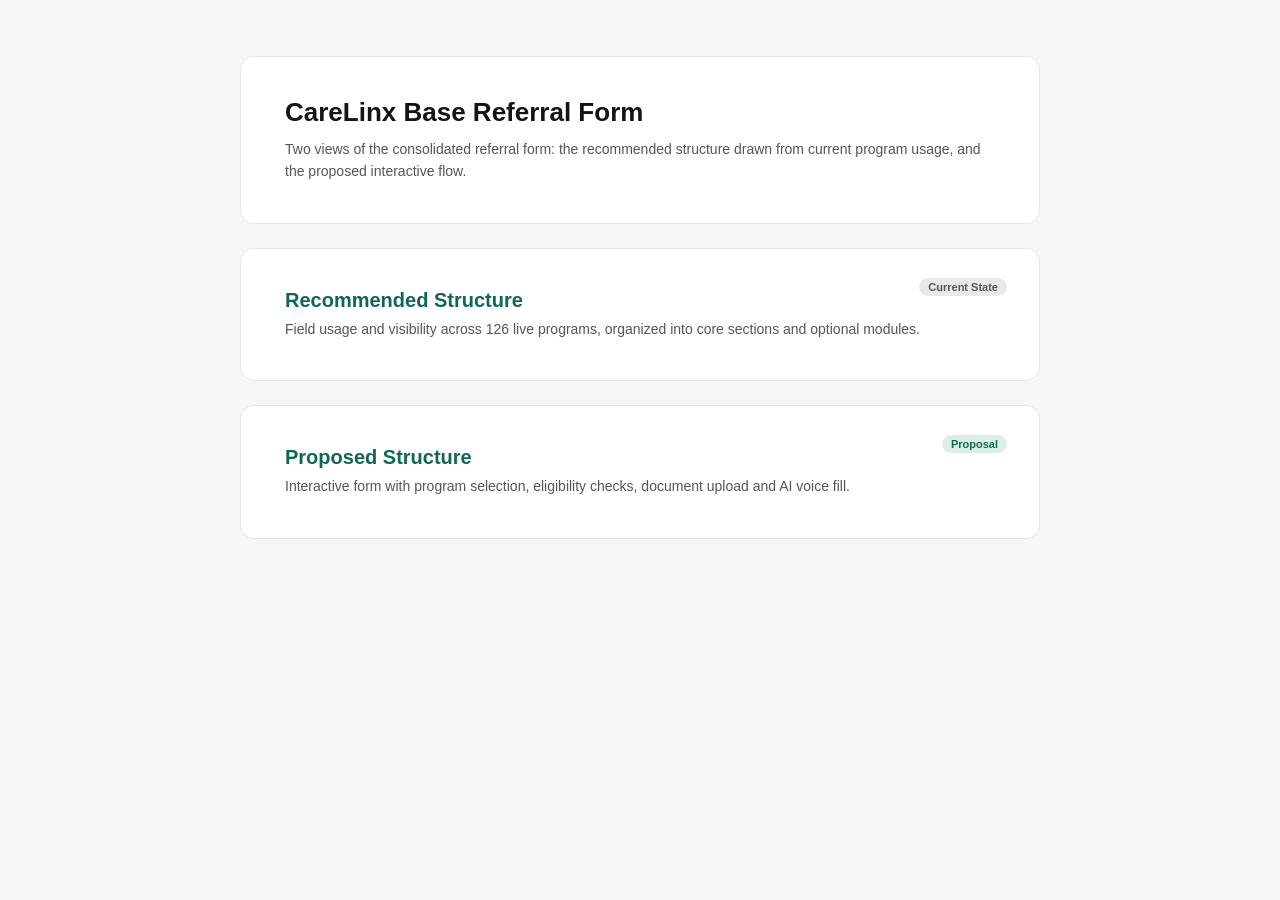
<file: index.html>
<!doctype html>
<html lang="en">
<head>
<meta charset="utf-8">
<meta name="viewport" content="width=device-width, initial-scale=1">
<title>CareLinx Base Referral Form</title>
<link rel="stylesheet" href="css/base.css">
<style>
  .wrap { max-width: 800px; margin: 0 auto; padding: 56px 24px 96px; display: flex; flex-direction: column; gap: 24px; }
  .card h1 { margin: 0 0 10px; font-size: 26px; font-weight: 700; color: #141413; }
  .card p { margin: 0; font-size: 14px; line-height: 1.6; color: #55555A; }
  .page-link { display: block; text-decoration: none; color: inherit; }
  .page-link:hover .card, .page-link:focus-visible .card { border-color: #116659; }
  .page-link h2 { margin: 0 0 6px; font-size: 20px; font-weight: 700; color: #116659; }
</style>
</head>
<body>
<main class="wrap">
  <div class="card">
    <h1>CareLinx Base Referral Form</h1>
    <p>Two views of the consolidated referral form: the recommended structure drawn from current program usage, and the proposed interactive flow.</p>
  </div>
  <a class="page-link" href="current-state.html">
    <div class="card">
      <span class="card-tag"><span class="badge badge-system">Current State</span></span>
      <h2>Recommended Structure</h2>
      <p class="section-sub" style="margin:0">Field usage and visibility across 126 live programs, organized into core sections and optional modules.</p>
    </div>
  </a>
  <a class="page-link" href="proposal.html">
    <div class="card">
      <span class="card-tag"><span class="badge badge-core">Proposal</span></span>
      <h2>Proposed Structure</h2>
      <p class="section-sub" style="margin:0">Interactive form with program selection, eligibility checks, document upload and AI voice fill.</p>
    </div>
  </a>
</main>
</body>
</html>
</file>
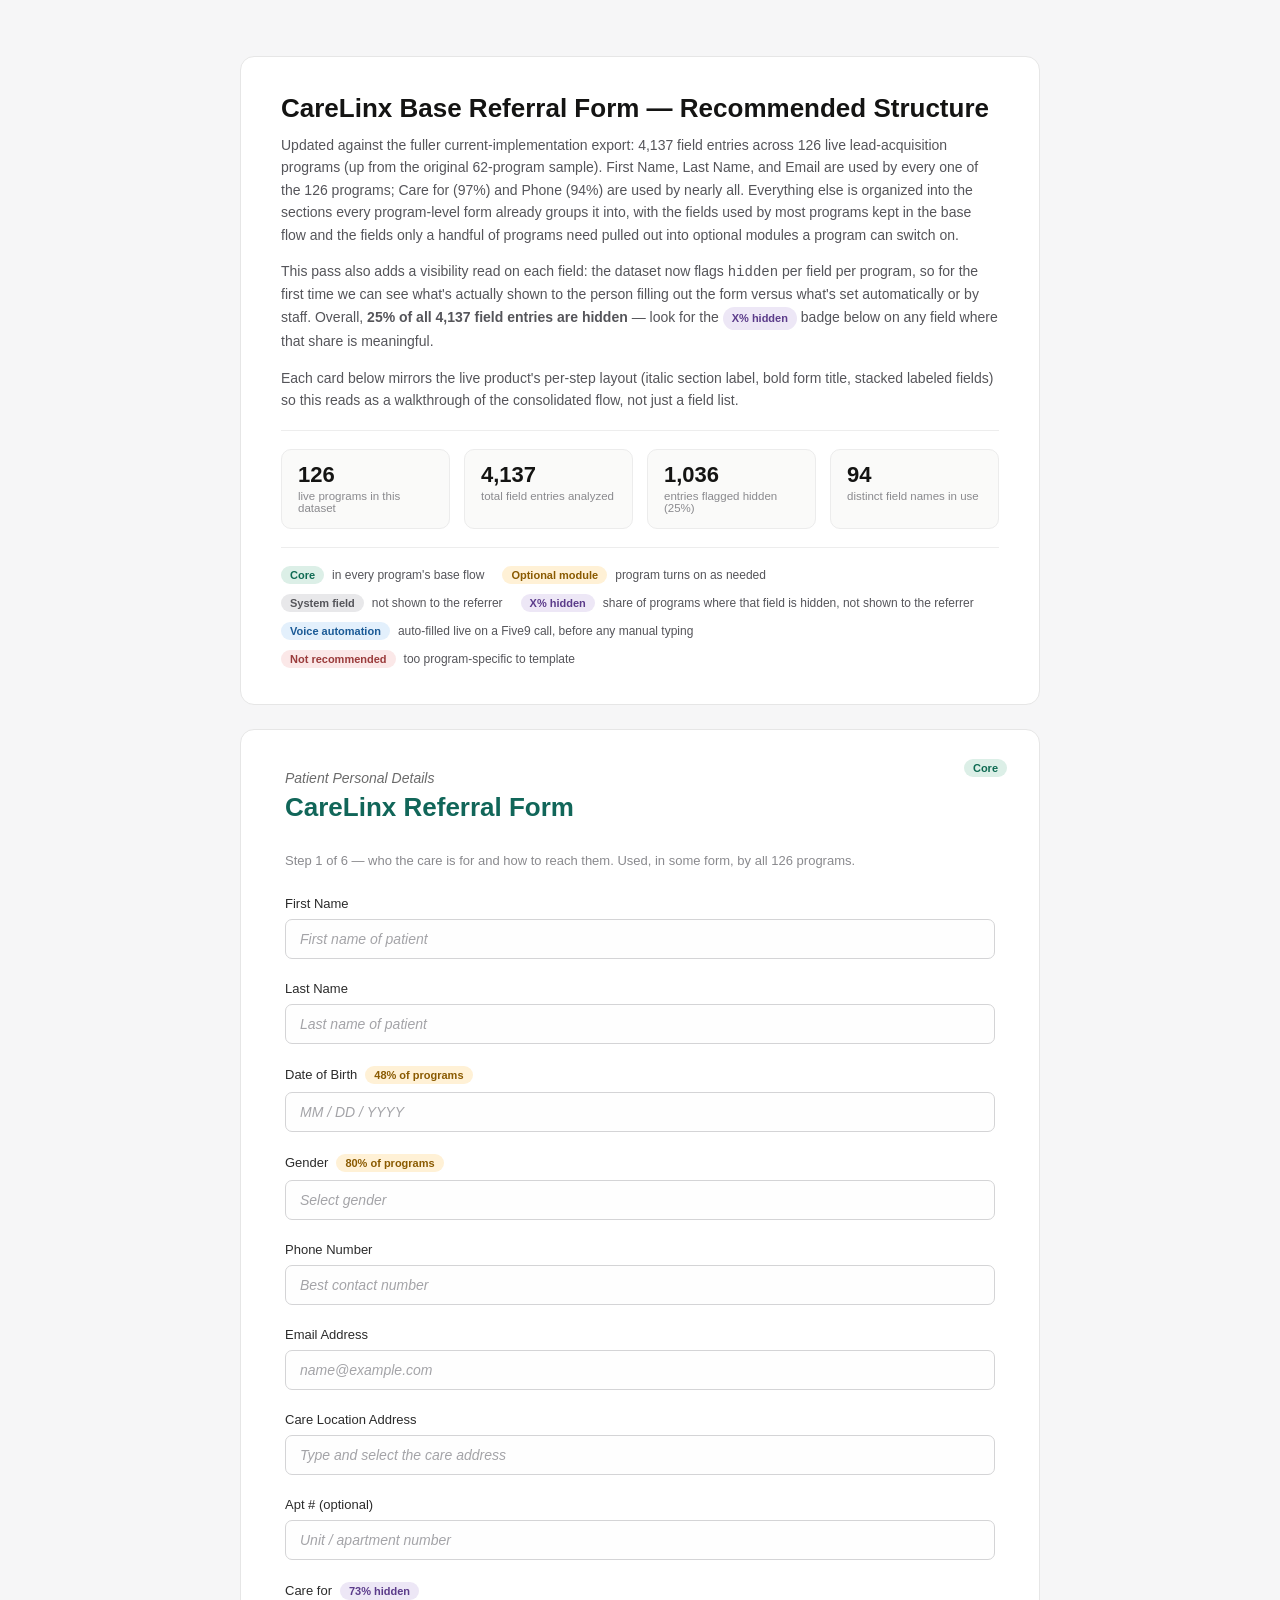
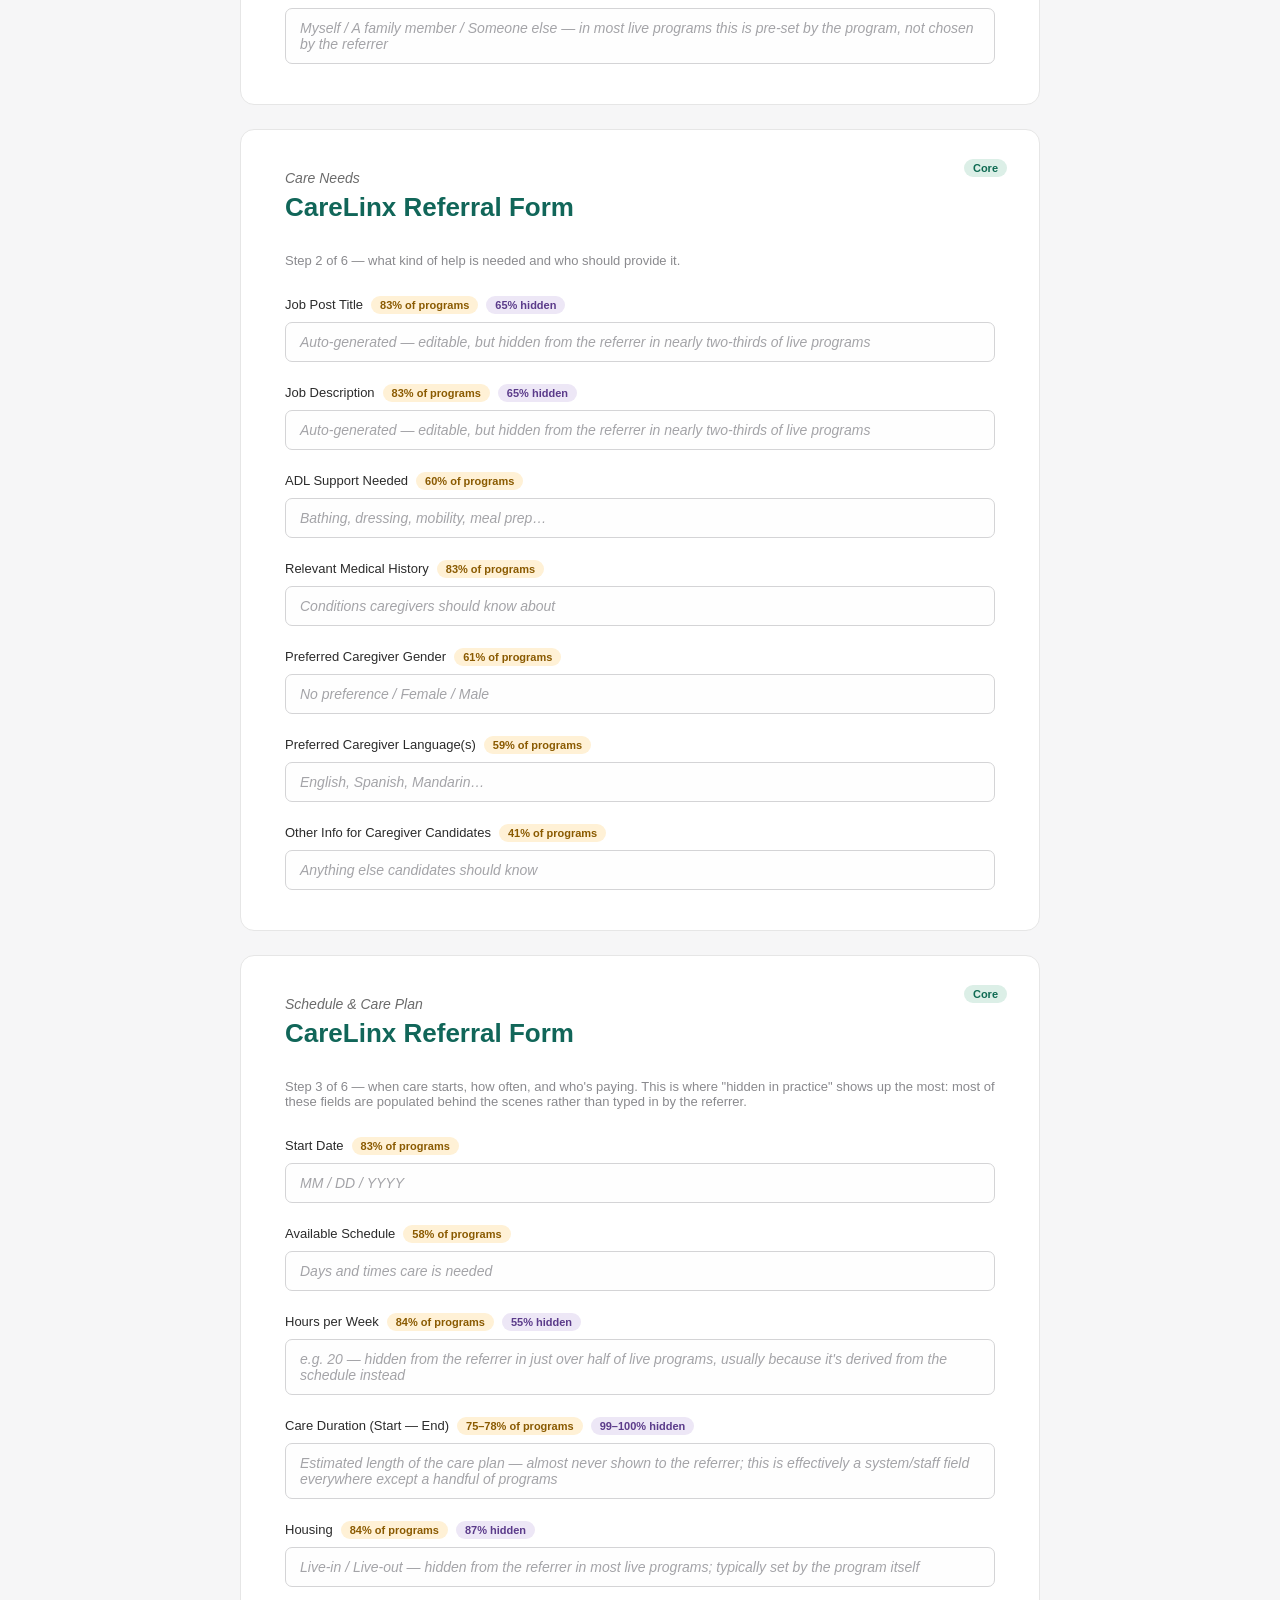
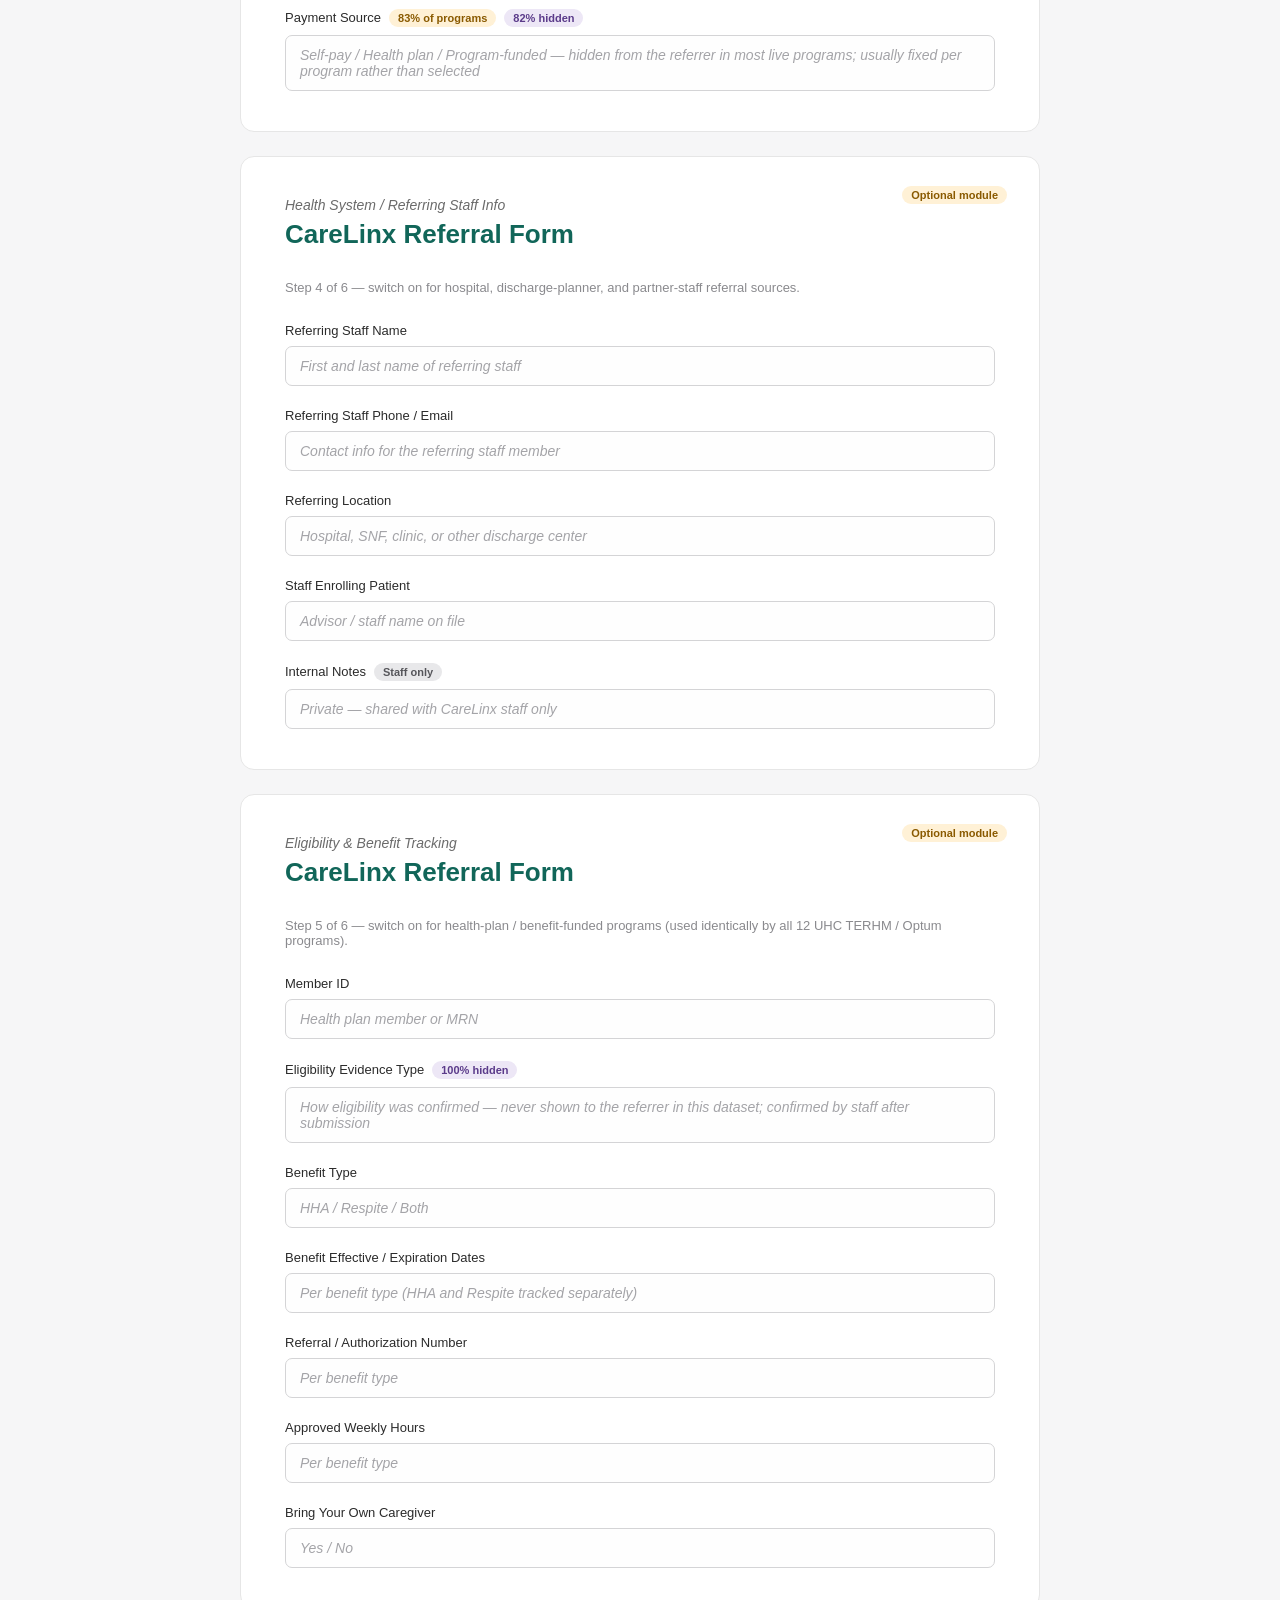
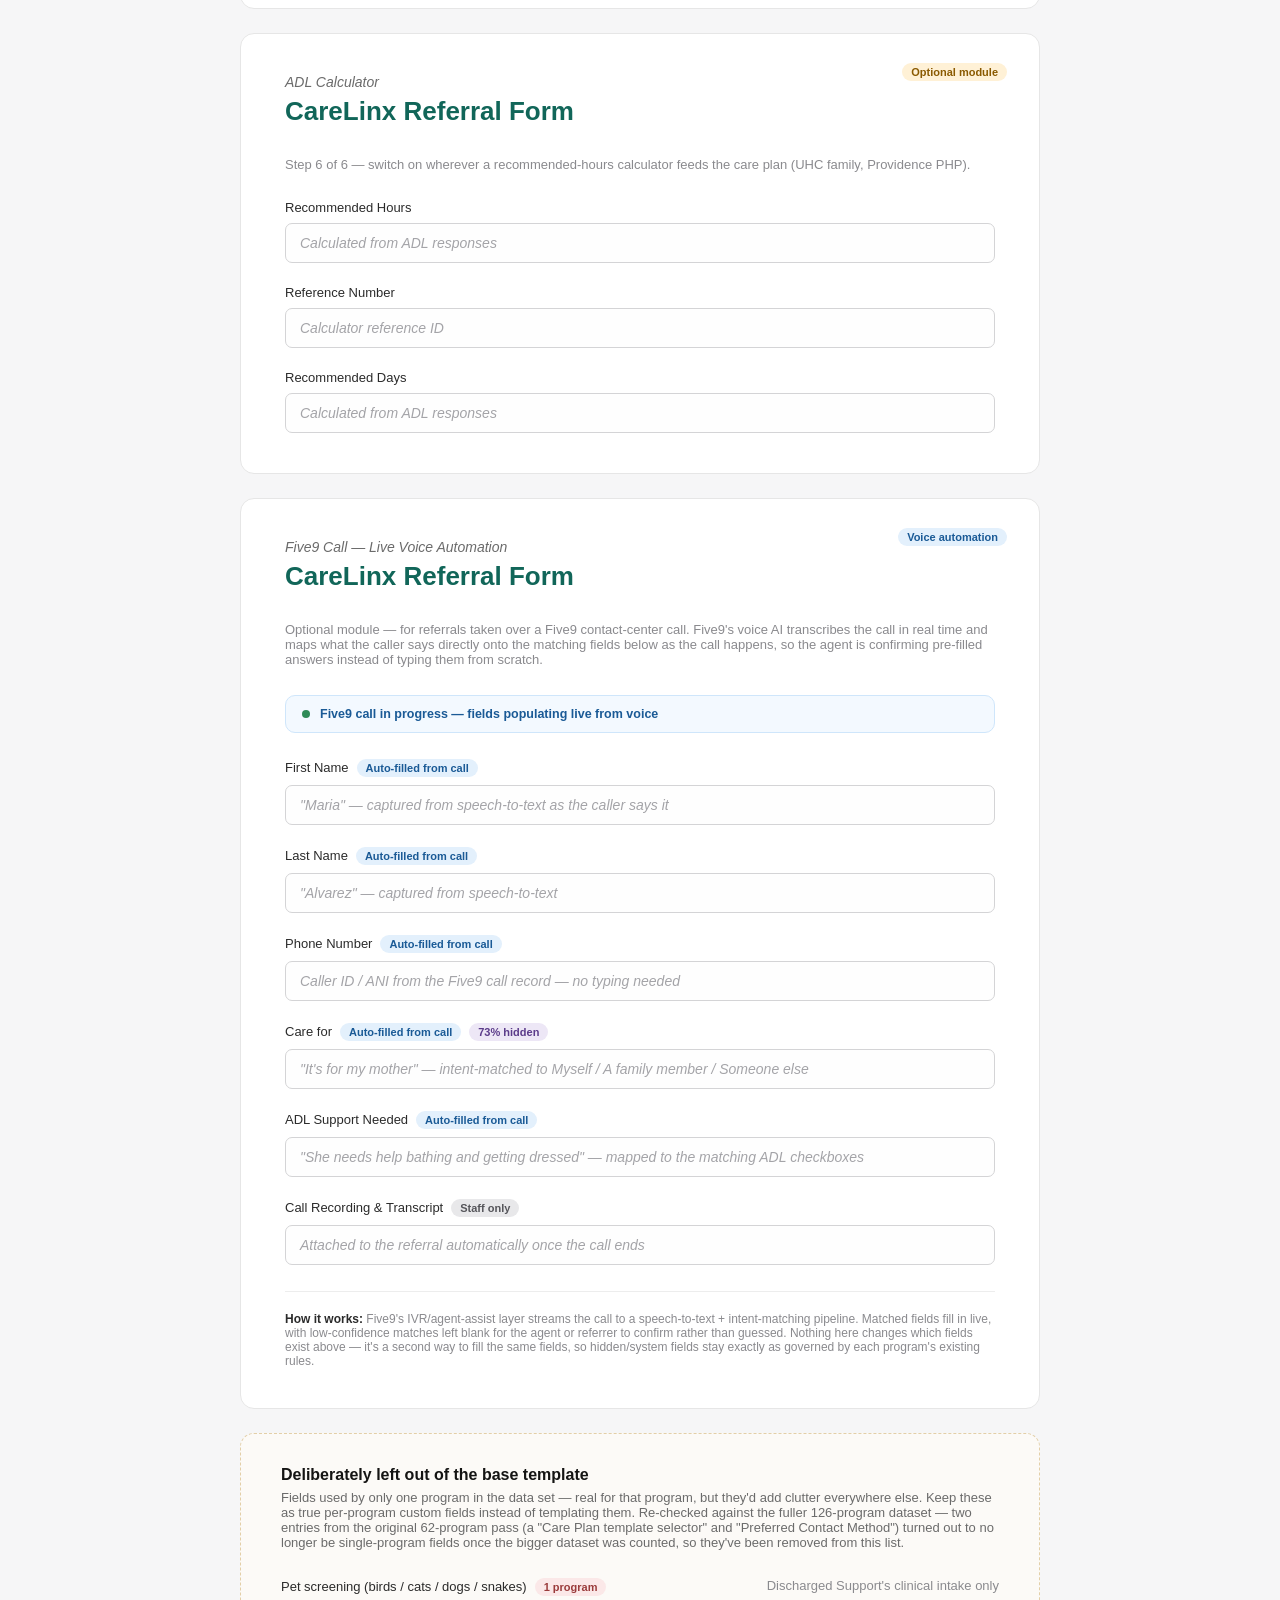
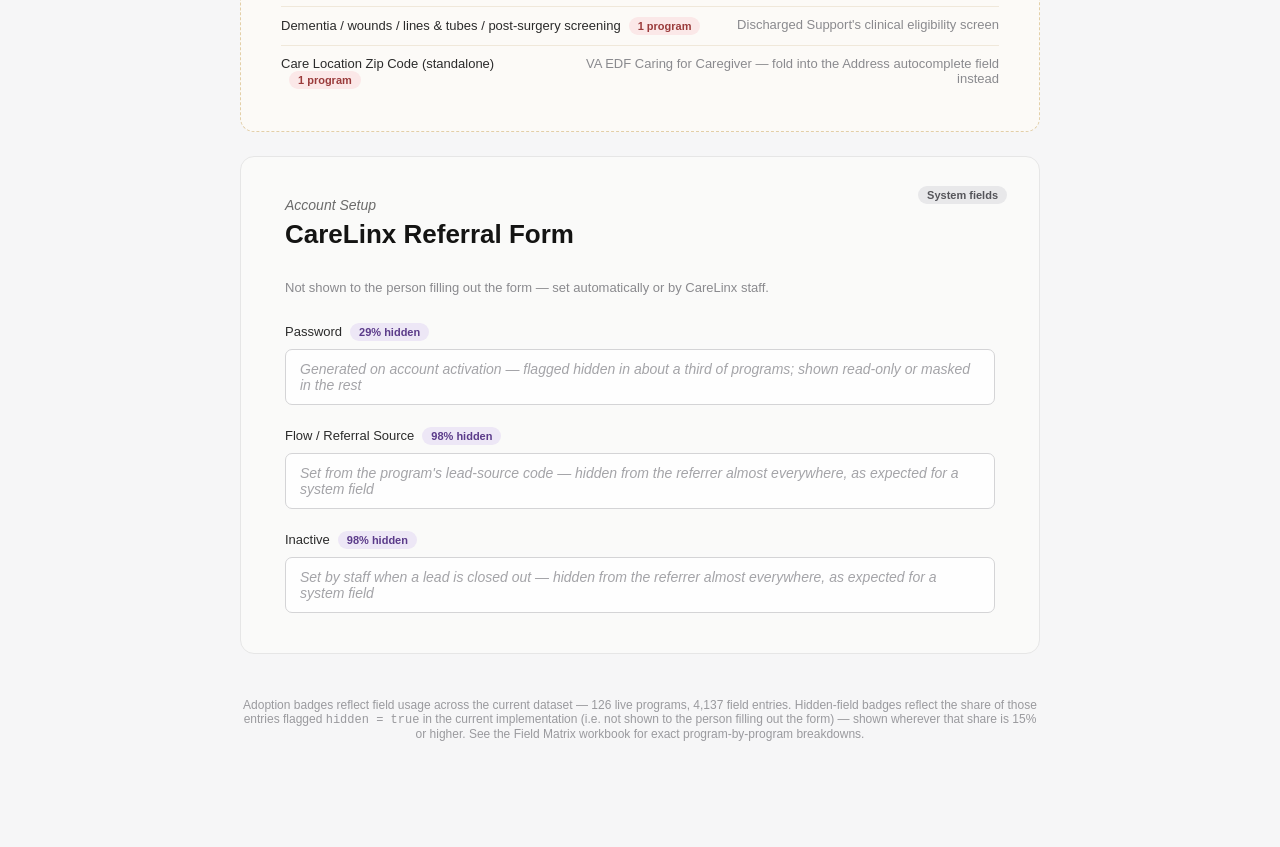
<file: current-state.html>
<!doctype html>
<html lang="en">
<head>
<meta charset="utf-8">
<meta name="viewport" content="width=device-width, initial-scale=1">
<title>CareLinx Base Referral Form — Recommended Structure</title>
<link rel="stylesheet" href="css/base.css">
<link rel="stylesheet" href="css/current-state.css">
</head>
<body>
<div class="wrap">

  <div class="intro">
    <h1>CareLinx Base Referral Form — Recommended Structure</h1>
    <p>Updated against the fuller current-implementation export: 4,137 field entries across 126 live lead-acquisition programs (up from the original 62-program sample). First Name, Last Name, and Email are used by every one of the 126 programs; Care for (97%) and Phone (94%) are used by nearly all. Everything else is organized into the sections every program-level form already groups it into, with the fields used by most programs kept in the base flow and the fields only a handful of programs need pulled out into optional modules a program can switch on.</p>
    <p>This pass also adds a visibility read on each field: the dataset now flags <code>hidden</code> per field per program, so for the first time we can see what's actually shown to the person filling out the form versus what's set automatically or by staff. Overall, <strong>25% of all 4,137 field entries are hidden</strong> — look for the <span class="badge badge-hidden">X% hidden</span> badge below on any field where that share is meaningful.</p>
    <p>Each card below mirrors the live product's per-step layout (italic section label, bold form title, stacked labeled fields) so this reads as a walkthrough of the consolidated flow, not just a field list.</p>
    <div class="stat-strip">
      <div class="stat-box"><div class="stat-num">126</div><div class="stat-cap">live programs in this dataset</div></div>
      <div class="stat-box"><div class="stat-num">4,137</div><div class="stat-cap">total field entries analyzed</div></div>
      <div class="stat-box"><div class="stat-num">1,036</div><div class="stat-cap">entries flagged hidden (25%)</div></div>
      <div class="stat-box"><div class="stat-num">94</div><div class="stat-cap">distinct field names in use</div></div>
    </div>
    <div class="legend">
      <div class="legend-item"><span class="badge badge-core">Core</span> in every program's base flow</div>
      <div class="legend-item"><span class="badge badge-module">Optional module</span> program turns on as needed</div>
      <div class="legend-item"><span class="badge badge-system">System field</span> not shown to the referrer</div>
      <div class="legend-item"><span class="badge badge-hidden">X% hidden</span> share of programs where that field is hidden, not shown to the referrer</div>
      <div class="legend-item"><span class="badge badge-voice">Voice automation</span> auto-filled live on a Five9 call, before any manual typing</div>
      <div class="legend-item"><span class="badge badge-exclude">Not recommended</span> too program-specific to template</div>
    </div>
  </div>

  <div class="card">
    <span class="card-tag"><span class="badge badge-core">Core</span></span>
    <p class="eyebrow">Patient Personal Details</p>
    <h1 class="form-title">CareLinx Referral Form</h1>
    <p class="section-sub">Step 1 of 6 — who the care is for and how to reach them. Used, in some form, by all 126 programs.</p>

    <div class="field">
      <div class="field-label-row"><span class="field-label">First Name</span></div>
      <div class="field-input">First name of patient</div>
    </div>
    <div class="field">
      <div class="field-label-row"><span class="field-label">Last Name</span></div>
      <div class="field-input">Last name of patient</div>
    </div>
    <div class="field">
      <div class="field-label-row"><span class="field-label">Date of Birth</span><span class="badge badge-module">48% of programs</span></div>
      <div class="field-input">MM / DD / YYYY</div>
    </div>
    <div class="field">
      <div class="field-label-row"><span class="field-label">Gender</span><span class="badge badge-module">80% of programs</span></div>
      <div class="field-input">Select gender</div>
    </div>
    <div class="field">
      <div class="field-label-row"><span class="field-label">Phone Number</span></div>
      <div class="field-input">Best contact number</div>
    </div>
    <div class="field">
      <div class="field-label-row"><span class="field-label">Email Address</span></div>
      <div class="field-input">name@example.com</div>
    </div>
    <div class="field">
      <div class="field-label-row"><span class="field-label">Care Location Address</span></div>
      <div class="field-input">Type and select the care address</div>
    </div>
    <div class="field">
      <div class="field-label-row"><span class="field-label">Apt # (optional)</span></div>
      <div class="field-input">Unit / apartment number</div>
    </div>
    <div class="field">
      <div class="field-label-row"><span class="field-label">Care for</span><span class="badge badge-hidden">73% hidden</span></div>
      <div class="field-input">Myself / A family member / Someone else — in most live programs this is pre-set by the program, not chosen by the referrer</div>
    </div>
  </div>

  <div class="card">
    <span class="card-tag"><span class="badge badge-core">Core</span></span>
    <p class="eyebrow">Care Needs</p>
    <h1 class="form-title">CareLinx Referral Form</h1>
    <p class="section-sub">Step 2 of 6 — what kind of help is needed and who should provide it.</p>

    <div class="field">
      <div class="field-label-row"><span class="field-label">Job Post Title</span><span class="badge badge-module">83% of programs</span><span class="badge badge-hidden">65% hidden</span></div>
      <div class="field-input">Auto-generated — editable, but hidden from the referrer in nearly two-thirds of live programs</div>
    </div>
    <div class="field">
      <div class="field-label-row"><span class="field-label">Job Description</span><span class="badge badge-module">83% of programs</span><span class="badge badge-hidden">65% hidden</span></div>
      <div class="field-input">Auto-generated — editable, but hidden from the referrer in nearly two-thirds of live programs</div>
    </div>
    <div class="field">
      <div class="field-label-row"><span class="field-label">ADL Support Needed</span><span class="badge badge-module">60% of programs</span></div>
      <div class="field-input">Bathing, dressing, mobility, meal prep…</div>
    </div>
    <div class="field">
      <div class="field-label-row"><span class="field-label">Relevant Medical History</span><span class="badge badge-module">83% of programs</span></div>
      <div class="field-input">Conditions caregivers should know about</div>
    </div>
    <div class="field">
      <div class="field-label-row"><span class="field-label">Preferred Caregiver Gender</span><span class="badge badge-module">61% of programs</span></div>
      <div class="field-input">No preference / Female / Male</div>
    </div>
    <div class="field">
      <div class="field-label-row"><span class="field-label">Preferred Caregiver Language(s)</span><span class="badge badge-module">59% of programs</span></div>
      <div class="field-input">English, Spanish, Mandarin…</div>
    </div>
    <div class="field">
      <div class="field-label-row"><span class="field-label">Other Info for Caregiver Candidates</span><span class="badge badge-module">41% of programs</span></div>
      <div class="field-input">Anything else candidates should know</div>
    </div>
  </div>

  <div class="card">
    <span class="card-tag"><span class="badge badge-core">Core</span></span>
    <p class="eyebrow">Schedule &amp; Care Plan</p>
    <h1 class="form-title">CareLinx Referral Form</h1>
    <p class="section-sub">Step 3 of 6 — when care starts, how often, and who's paying. This is where "hidden in practice" shows up the most: most of these fields are populated behind the scenes rather than typed in by the referrer.</p>

    <div class="field">
      <div class="field-label-row"><span class="field-label">Start Date</span><span class="badge badge-module">83% of programs</span></div>
      <div class="field-input">MM / DD / YYYY</div>
    </div>
    <div class="field">
      <div class="field-label-row"><span class="field-label">Available Schedule</span><span class="badge badge-module">58% of programs</span></div>
      <div class="field-input">Days and times care is needed</div>
    </div>
    <div class="field">
      <div class="field-label-row"><span class="field-label">Hours per Week</span><span class="badge badge-module">84% of programs</span><span class="badge badge-hidden">55% hidden</span></div>
      <div class="field-input">e.g. 20 — hidden from the referrer in just over half of live programs, usually because it's derived from the schedule instead</div>
    </div>
    <div class="field">
      <div class="field-label-row"><span class="field-label">Care Duration (Start — End)</span><span class="badge badge-module">75–78% of programs</span><span class="badge badge-hidden">99–100% hidden</span></div>
      <div class="field-input">Estimated length of the care plan — almost never shown to the referrer; this is effectively a system/staff field everywhere except a handful of programs</div>
    </div>
    <div class="field">
      <div class="field-label-row"><span class="field-label">Housing</span><span class="badge badge-module">84% of programs</span><span class="badge badge-hidden">87% hidden</span></div>
      <div class="field-input">Live-in / Live-out — hidden from the referrer in most live programs; typically set by the program itself</div>
    </div>
    <div class="field">
      <div class="field-label-row"><span class="field-label">Payment Source</span><span class="badge badge-module">83% of programs</span><span class="badge badge-hidden">82% hidden</span></div>
      <div class="field-input">Self-pay / Health plan / Program-funded — hidden from the referrer in most live programs; usually fixed per program rather than selected</div>
    </div>
  </div>

  <div class="card">
    <span class="card-tag"><span class="badge badge-module">Optional module</span></span>
    <p class="eyebrow">Health System / Referring Staff Info</p>
    <h1 class="form-title">CareLinx Referral Form</h1>
    <p class="section-sub">Step 4 of 6 — switch on for hospital, discharge-planner, and partner-staff referral sources.</p>

    <div class="field">
      <div class="field-label-row"><span class="field-label">Referring Staff Name</span></div>
      <div class="field-input">First and last name of referring staff</div>
    </div>
    <div class="field">
      <div class="field-label-row"><span class="field-label">Referring Staff Phone / Email</span></div>
      <div class="field-input">Contact info for the referring staff member</div>
    </div>
    <div class="field">
      <div class="field-label-row"><span class="field-label">Referring Location</span></div>
      <div class="field-input">Hospital, SNF, clinic, or other discharge center</div>
    </div>
    <div class="field">
      <div class="field-label-row"><span class="field-label">Staff Enrolling Patient</span></div>
      <div class="field-input">Advisor / staff name on file</div>
    </div>
    <div class="field">
      <div class="field-label-row"><span class="field-label">Internal Notes</span><span class="badge badge-system">Staff only</span></div>
      <div class="field-input">Private — shared with CareLinx staff only</div>
    </div>
  </div>

  <div class="card">
    <span class="card-tag"><span class="badge badge-module">Optional module</span></span>
    <p class="eyebrow">Eligibility &amp; Benefit Tracking</p>
    <h1 class="form-title">CareLinx Referral Form</h1>
    <p class="section-sub">Step 5 of 6 — switch on for health-plan / benefit-funded programs (used identically by all 12 UHC TERHM / Optum programs).</p>

    <div class="field">
      <div class="field-label-row"><span class="field-label">Member ID</span></div>
      <div class="field-input">Health plan member or MRN</div>
    </div>
    <div class="field">
      <div class="field-label-row"><span class="field-label">Eligibility Evidence Type</span><span class="badge badge-hidden">100% hidden</span></div>
      <div class="field-input">How eligibility was confirmed — never shown to the referrer in this dataset; confirmed by staff after submission</div>
    </div>
    <div class="field">
      <div class="field-label-row"><span class="field-label">Benefit Type</span></div>
      <div class="field-input">HHA / Respite / Both</div>
    </div>
    <div class="field">
      <div class="field-label-row"><span class="field-label">Benefit Effective / Expiration Dates</span></div>
      <div class="field-input">Per benefit type (HHA and Respite tracked separately)</div>
    </div>
    <div class="field">
      <div class="field-label-row"><span class="field-label">Referral / Authorization Number</span></div>
      <div class="field-input">Per benefit type</div>
    </div>
    <div class="field">
      <div class="field-label-row"><span class="field-label">Approved Weekly Hours</span></div>
      <div class="field-input">Per benefit type</div>
    </div>
    <div class="field">
      <div class="field-label-row"><span class="field-label">Bring Your Own Caregiver</span></div>
      <div class="field-input">Yes / No</div>
    </div>
  </div>

  <div class="card">
    <span class="card-tag"><span class="badge badge-module">Optional module</span></span>
    <p class="eyebrow">ADL Calculator</p>
    <h1 class="form-title">CareLinx Referral Form</h1>
    <p class="section-sub">Step 6 of 6 — switch on wherever a recommended-hours calculator feeds the care plan (UHC family, Providence PHP).</p>

    <div class="field">
      <div class="field-label-row"><span class="field-label">Recommended Hours</span></div>
      <div class="field-input">Calculated from ADL responses</div>
    </div>
    <div class="field">
      <div class="field-label-row"><span class="field-label">Reference Number</span></div>
      <div class="field-input">Calculator reference ID</div>
    </div>
    <div class="field">
      <div class="field-label-row"><span class="field-label">Recommended Days</span></div>
      <div class="field-input">Calculated from ADL responses</div>
    </div>
  </div>

  <div class="card">
    <span class="card-tag"><span class="badge badge-voice">Voice automation</span></span>
    <p class="eyebrow">Five9 Call — Live Voice Automation</p>
    <h1 class="form-title">CareLinx Referral Form</h1>
    <p class="section-sub">Optional module — for referrals taken over a Five9 contact-center call. Five9's voice AI transcribes the call in real time and maps what the caller says directly onto the matching fields below as the call happens, so the agent is confirming pre-filled answers instead of typing them from scratch.</p>

    <div class="five9-banner">
      <span class="five9-dot"></span>
      <span class="five9-banner-text">Five9 call in progress — fields populating live from voice</span>
    </div>

    <div class="field">
      <div class="field-label-row"><span class="field-label">First Name</span><span class="badge badge-voice">Auto-filled from call</span></div>
      <div class="field-input field-input-voice">"Maria" — captured from speech-to-text as the caller says it</div>
    </div>
    <div class="field">
      <div class="field-label-row"><span class="field-label">Last Name</span><span class="badge badge-voice">Auto-filled from call</span></div>
      <div class="field-input field-input-voice">"Alvarez" — captured from speech-to-text</div>
    </div>
    <div class="field">
      <div class="field-label-row"><span class="field-label">Phone Number</span><span class="badge badge-voice">Auto-filled from call</span></div>
      <div class="field-input field-input-voice">Caller ID / ANI from the Five9 call record — no typing needed</div>
    </div>
    <div class="field">
      <div class="field-label-row"><span class="field-label">Care for</span><span class="badge badge-voice">Auto-filled from call</span><span class="badge badge-hidden">73% hidden</span></div>
      <div class="field-input field-input-voice">"It's for my mother" — intent-matched to Myself / A family member / Someone else</div>
    </div>
    <div class="field">
      <div class="field-label-row"><span class="field-label">ADL Support Needed</span><span class="badge badge-voice">Auto-filled from call</span></div>
      <div class="field-input field-input-voice">"She needs help bathing and getting dressed" — mapped to the matching ADL checkboxes</div>
    </div>
    <div class="field">
      <div class="field-label-row"><span class="field-label">Call Recording &amp; Transcript</span><span class="badge badge-system">Staff only</span></div>
      <div class="field-input">Attached to the referral automatically once the call ends</div>
    </div>

    <div class="five9-foot">
      <span><b>How it works:</b> Five9's IVR/agent-assist layer streams the call to a speech-to-text + intent-matching pipeline. Matched fields fill in live, with low-confidence matches left blank for the agent or referrer to confirm rather than guessed. Nothing here changes which fields exist above — it's a second way to fill the same fields, so hidden/system fields stay exactly as governed by each program's existing rules.</span>
    </div>
  </div>

  <div class="exclude-box">
    <h2>Deliberately left out of the base template</h2>
    <p class="note">Fields used by only one program in the data set — real for that program, but they'd add clutter everywhere else. Keep these as true per-program custom fields instead of templating them. Re-checked against the fuller 126-program dataset — two entries from the original 62-program pass (a "Care Plan template selector" and "Preferred Contact Method") turned out to no longer be single-program fields once the bigger dataset was counted, so they've been removed from this list.</p>

    <div class="exclude-row">
      <span class="exclude-field">Pet screening (birds / cats / dogs / snakes)<span class="badge badge-exclude" style="margin-left:8px">1 program</span></span>
      <span class="exclude-why">Discharged Support's clinical intake only</span>
    </div>
    <div class="exclude-row">
      <span class="exclude-field">Dementia / wounds / lines &amp; tubes / post-surgery screening<span class="badge badge-exclude" style="margin-left:8px">1 program</span></span>
      <span class="exclude-why">Discharged Support's clinical eligibility screen</span>
    </div>
    <div class="exclude-row">
      <span class="exclude-field">Care Location Zip Code (standalone)<span class="badge badge-exclude" style="margin-left:8px">1 program</span></span>
      <span class="exclude-why">VA EDF Caring for Caregiver — fold into the Address autocomplete field instead</span>
    </div>
  </div>

  <div class="card" style="background:#FAFAF9">
    <span class="card-tag"><span class="badge badge-system">System fields</span></span>
    <p class="eyebrow">Account Setup</p>
    <h1 class="form-title" style="color:#141413">CareLinx Referral Form</h1>
    <p class="section-sub">Not shown to the person filling out the form — set automatically or by CareLinx staff.</p>

    <div class="field">
      <div class="field-label-row"><span class="field-label">Password</span><span class="badge badge-hidden">29% hidden</span></div>
      <div class="field-input">Generated on account activation — flagged hidden in about a third of programs; shown read-only or masked in the rest</div>
    </div>
    <div class="field">
      <div class="field-label-row"><span class="field-label">Flow / Referral Source</span><span class="badge badge-hidden">98% hidden</span></div>
      <div class="field-input">Set from the program's lead-source code — hidden from the referrer almost everywhere, as expected for a system field</div>
    </div>
    <div class="field">
      <div class="field-label-row"><span class="field-label">Inactive</span><span class="badge badge-hidden">98% hidden</span></div>
      <div class="field-input">Set by staff when a lead is closed out — hidden from the referrer almost everywhere, as expected for a system field</div>
    </div>
  </div>

  <p class="footer-note">Adoption badges reflect field usage across the current dataset — 126 live programs, 4,137 field entries. Hidden-field badges reflect the share of those entries flagged <code>hidden = true</code> in the current implementation (i.e. not shown to the person filling out the form) — shown wherever that share is 15% or higher. See the Field Matrix workbook for exact program-by-program breakdowns.</p>

</div>
</body>
</html>
</file>
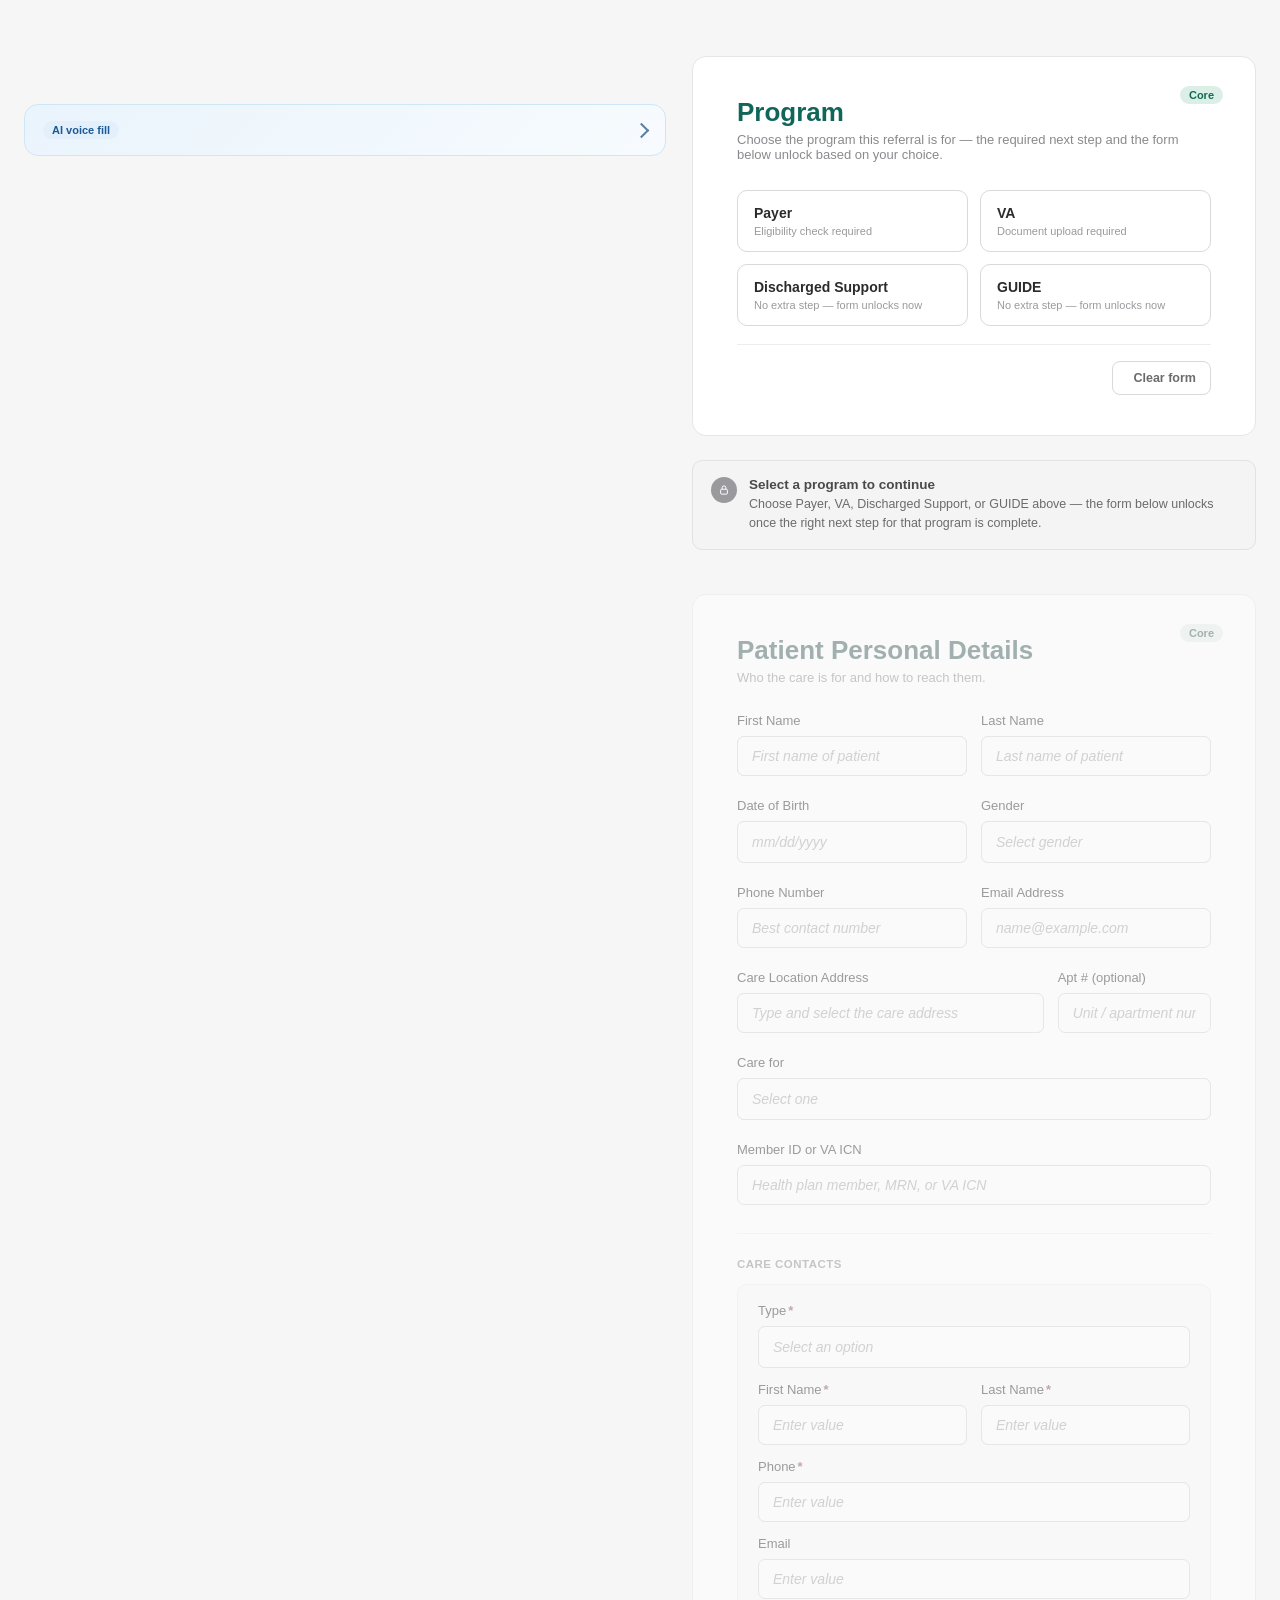
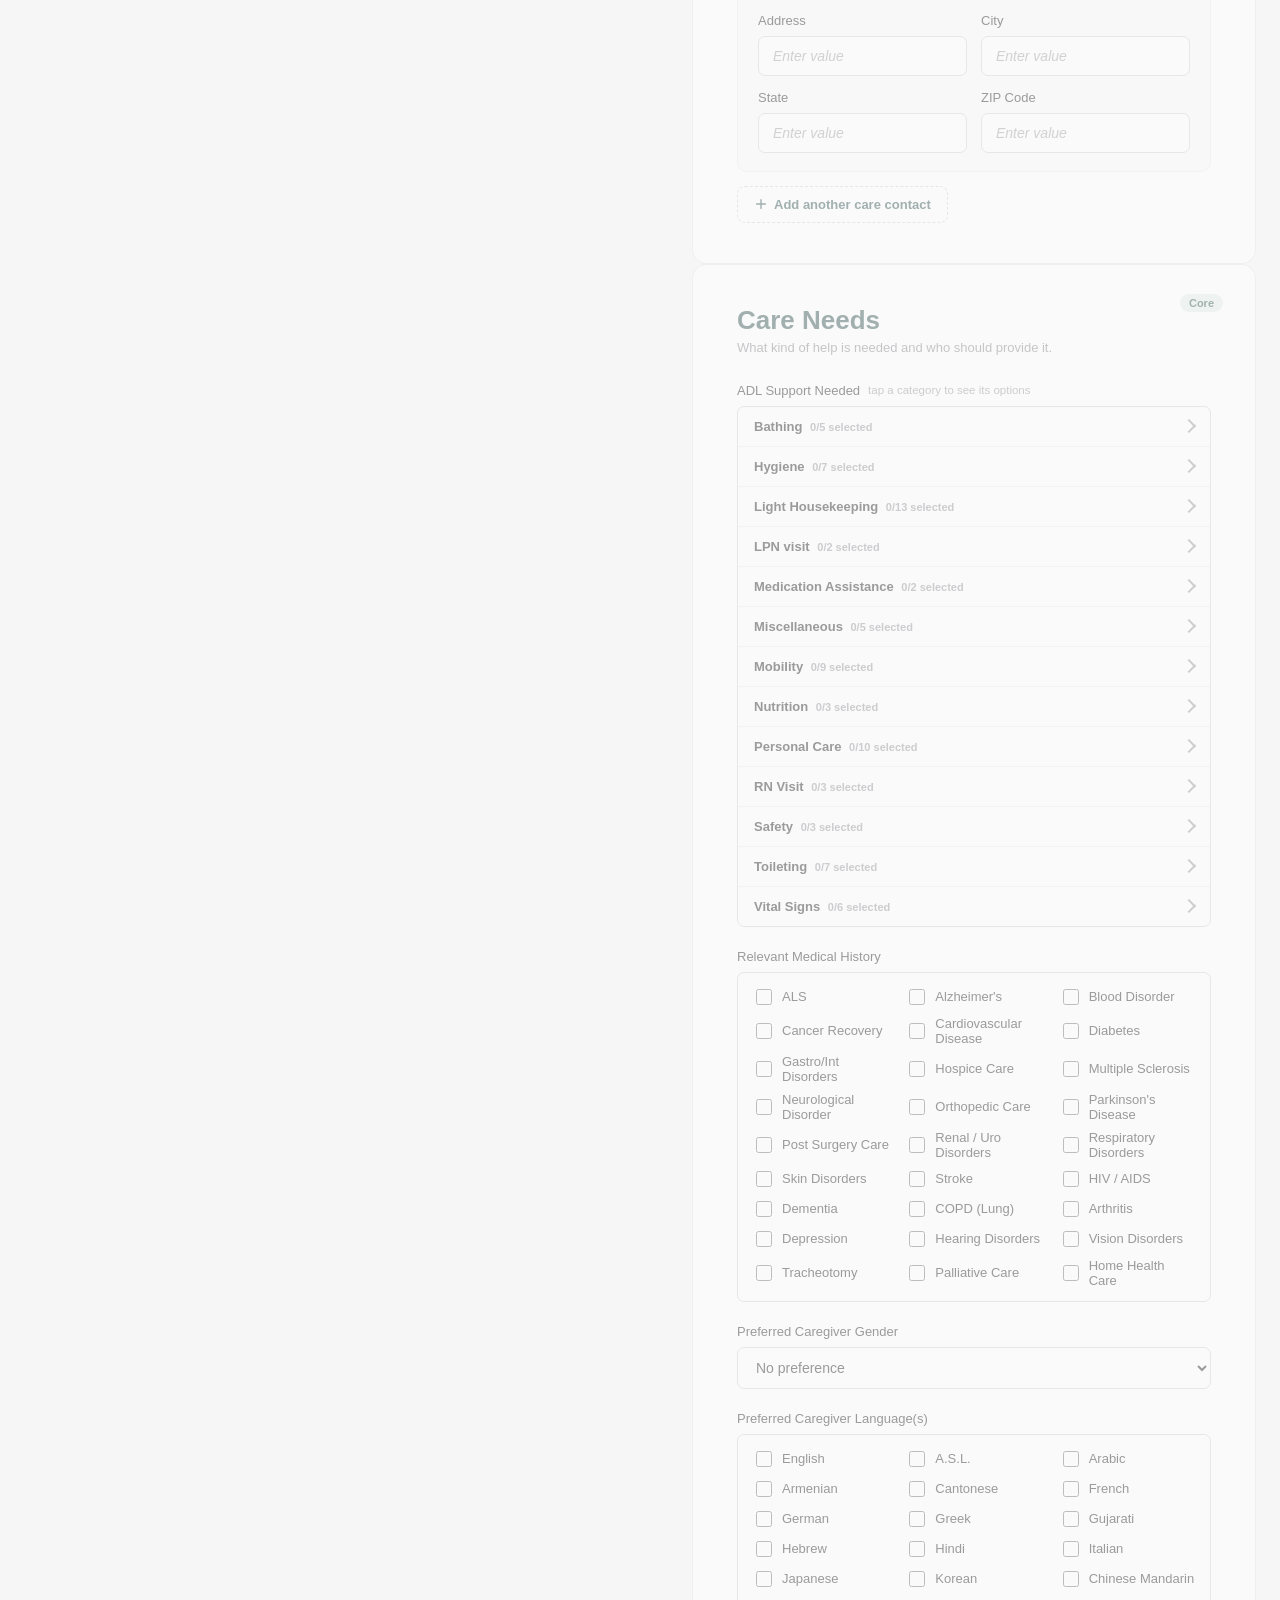
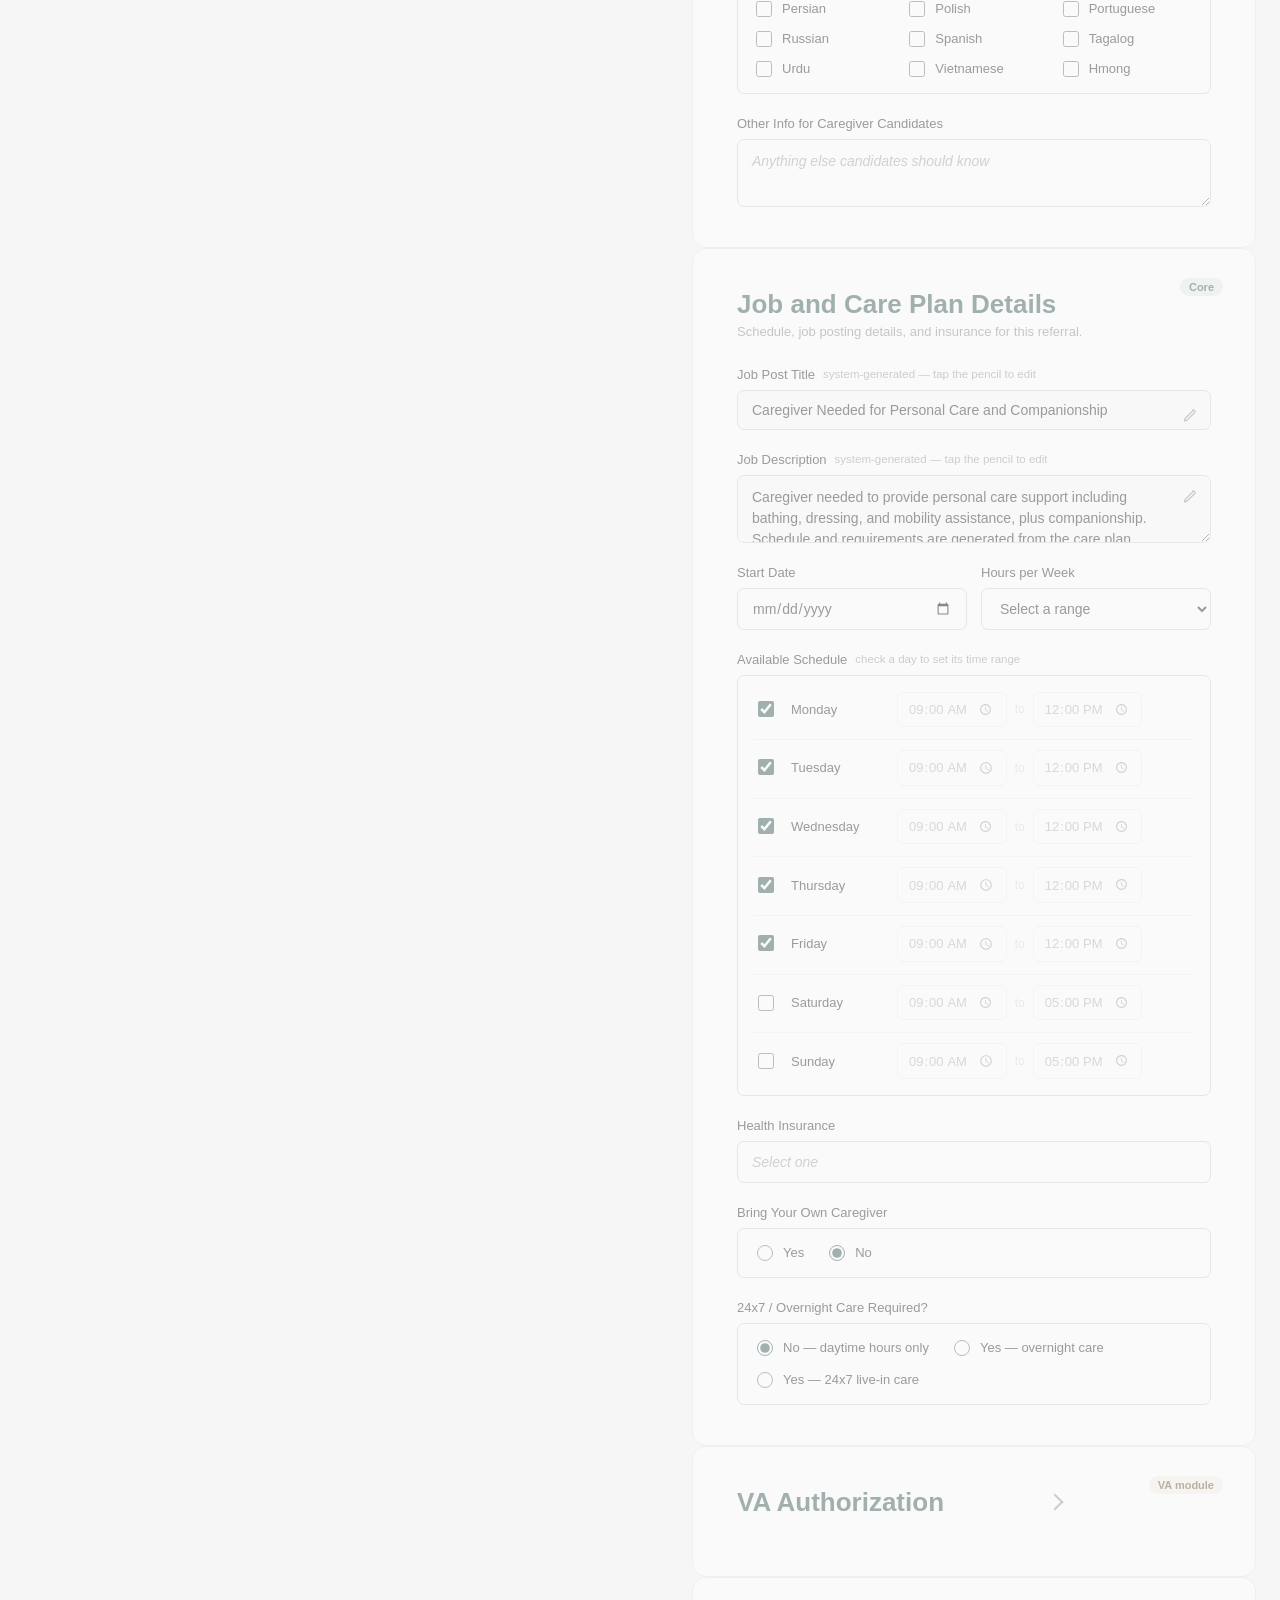
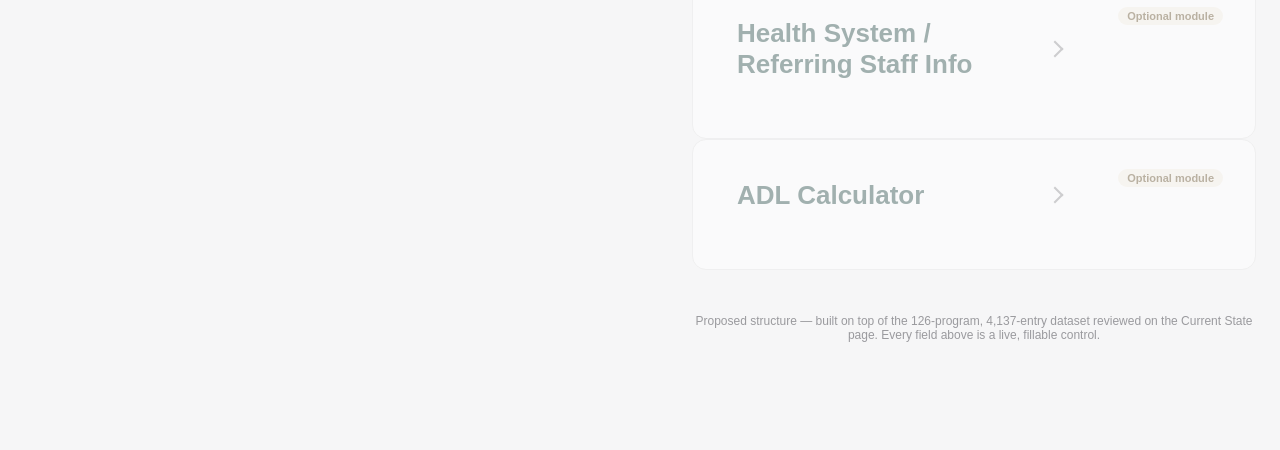
<file: proposal.html>
<!doctype html>
<html lang="en">
<head>
<meta charset="utf-8">
<meta name="viewport" content="width=device-width, initial-scale=1">
<title>CareLinx Base Referral Form — Proposed Structure</title>
<link rel="stylesheet" href="css/base.css">
<link rel="stylesheet" href="css/proposal.css">
</head>
<body>
<div class="page-shell">

  <aside class="voice-rail">
  <div class="voice-collapsible">
    <input type="checkbox" class="visually-hidden voice-open-toggle" id="voiceOpen">
    <label for="voiceOpen" class="voice-collapsible-summary">
      <span class="badge badge-voice">AI voice fill</span>
      <span class="voice-collapsible-chev" aria-hidden="true"></span>
    </label>
    <div class="voice-card-inner">
      <input type="radio" name="voiceFlow" class="visually-hidden" id="vIdle" checked>
      <input type="radio" name="voiceFlow" class="visually-hidden" id="v1">
      <input type="radio" name="voiceFlow" class="visually-hidden" id="v2">
      <input type="radio" name="voiceFlow" class="visually-hidden" id="v3">
      <input type="radio" name="voiceFlow" class="visually-hidden" id="v4">
      <input type="radio" name="voiceFlow" class="visually-hidden" id="v5">
      <input type="radio" name="voiceFlow" class="visually-hidden" id="v6">
      <input type="radio" name="voiceFlow" class="visually-hidden" id="v7">
      <input type="radio" name="voiceFlow" class="visually-hidden" id="v8">
      <input type="radio" name="voiceFlow" class="visually-hidden" id="v9">
      <input type="radio" name="voiceFlow" class="visually-hidden" id="v10">
      <input type="radio" name="voiceFlow" class="visually-hidden" id="v11">
      <input type="radio" name="voiceFlow" class="visually-hidden" id="v12">
      <input type="radio" name="voiceFlow" class="visually-hidden" id="v13">
      <input type="radio" name="voiceFlow" class="visually-hidden" id="v14">
      <input type="radio" name="voiceFlow" class="visually-hidden" id="v15">
      <input type="radio" name="voiceFlow" class="visually-hidden" id="v16">
      <input type="radio" name="voiceFlow" class="visually-hidden" id="vEnded">

      <div class="voice-idle">
        <div class="voice-idle-head">
          <div class="voice-icon-circle">
            <svg viewBox="0 0 16 16" fill="none" aria-hidden="true"><path d="M3.3 2.3h2l1 2.7-1.4 1.4a7.6 7.6 0 0 0 4.3 4.3l1.4-1.4 2.7 1v2c0 .6-.5 1-1 1A10.3 10.3 0 0 1 2.3 3.3c0-.5.4-1 1-1z" stroke="currentColor" stroke-width="1.3" stroke-linejoin="round" stroke-linecap="round"/></svg>
          </div>
          <div class="voice-text">
            <p class="voice-sub">The patient talks through the referral — CareLinx AI listens on the call and fills in the fields as the conversation goes.</p>
          </div>
        </div>
        <label for="v1" class="voice-call-btn">
          <svg viewBox="0 0 16 16" fill="none" aria-hidden="true"><path d="M3.3 2.3h2l1 2.7-1.4 1.4a7.6 7.6 0 0 0 4.3 4.3l1.4-1.4 2.7 1v2c0 .6-.5 1-1 1A10.3 10.3 0 0 1 2.3 3.3c0-.5.4-1 1-1z" stroke="currentColor" stroke-width="1.3" stroke-linejoin="round" stroke-linecap="round"/></svg>
          Call to fill form
        </label>
      </div>

      <div class="voice-active">
        <div class="voice-active-head">
          <div class="voice-wave" aria-hidden="true"><span></span><span></span><span></span><span></span><span></span></div>
          <div class="voice-text">
            <p class="voice-title">Listening…</p>
            <p class="voice-sub">CareLinx AI is filling in the form as the patient talks.</p>
          </div>
        </div>
        <label for="vEnded" class="voice-hangup-btn">Hang up</label>

        <div class="voice-transcript" role="log" aria-label="Call transcript">
          <div class="turn turn-name">
            <p><span class="voice-patient">Patient —</span> "Hi, this is Dorothy Phillips calling about setting up home care for myself."</p>
          </div>
          <div class="turn turn-dob">
            <p><span class="voice-advisor">Care Advisor —</span> "Hi Dorothy, thanks for calling CareLinx — happy to help. Can you confirm your date of birth for me?"</p>
            <p><span class="voice-patient">Patient —</span> "March 14th, 1948."</p>
          </div>
          <div class="turn turn-genderCareFor">
            <p><span class="voice-advisor">Care Advisor —</span> "Thank you. And I'll note your gender as female for our records, and that this referral is for you yourself — is that right?"</p>
            <p><span class="voice-patient">Patient —</span> "Yes, that's all correct."</p>
          </div>
          <div class="turn turn-phone">
            <p><span class="voice-advisor">Care Advisor —</span> "Great. What's the best phone number to reach you at?"</p>
            <p><span class="voice-patient">Patient —</span> "You can reach me at 503-555-0148."</p>
            <p><span class="voice-advisor">Care Advisor —</span> "Got it. And an email address, in case we need to send anything over?"</p>
            <p><span class="voice-patient">Patient —</span> "Oh, I don't really check email — let's just stick to the phone if that's alright."</p>
            <p><span class="voice-advisor">Care Advisor —</span> "That's completely fine, we'll note phone as your preferred contact."</p>
          </div>
          <div class="turn turn-address">
            <p><span class="voice-advisor">Care Advisor —</span> "And what's the address where care will take place?"</p>
            <p><span class="voice-patient">Patient —</span> "42 Birchwood Lane, Beaverton, Oregon."</p>
            <p><span class="voice-advisor">Care Advisor —</span> "Thank you. Do you happen to have your Member ID or VA ICN number handy?"</p>
            <p><span class="voice-patient">Patient —</span> "I don't have that in front of me right now — I'd have to dig through some paperwork."</p>
            <p><span class="voice-advisor">Care Advisor —</span> "No problem at all, we can follow up on that separately."</p>
          </div>
          <div class="turn turn-adl">
            <p><span class="voice-advisor">Care Advisor —</span> "Let's talk about what kind of help you're looking for. Do you need assistance with bathing or getting around?"</p>
            <p><span class="voice-patient">Patient —</span> "Yes — bathing's difficult some days, and I use a walker, so help getting around the house would be great too."</p>
            <p><span class="voice-advisor">Care Advisor —</span> "Understood, I'll note bathing assistance and mobility support."</p>
          </div>
          <div class="turn turn-caregiverGender">
            <p><span class="voice-advisor">Care Advisor —</span> "Do you have a preference on the caregiver's gender?"</p>
            <p><span class="voice-patient">Patient —</span> "No preference — whoever's available is fine."</p>
          </div>
          <div class="turn turn-insurance">
            <p><span class="voice-advisor">Care Advisor —</span> "Good to know. What insurance will be covering this care?"</p>
            <p><span class="voice-patient">Patient —</span> "I have Medicare."</p>
          </div>
          <div class="turn turn-overnight">
            <p><span class="voice-advisor">Care Advisor —</span> "Got it. And would you need any overnight care, or just daytime visits?"</p>
            <p><span class="voice-patient">Patient —</span> "Just daytime — no overnight needed."</p>
          </div>
          <div class="turn turn-schedule">
            <p><span class="voice-advisor">Care Advisor —</span> "Perfect. What days and times usually work best for a visit?"</p>
            <p><span class="voice-patient">Patient —</span> "Weekday mornings are best — Monday through Friday, around 9 to noon."</p>
          </div>
          <div class="turn turn-byoc">
            <p><span class="voice-advisor">Care Advisor —</span> "One last thing on that front — will you be bringing your own caregiver, or would you like us to help match you with one?"</p>
            <p><span class="voice-patient">Patient —</span> "No, I don't have anyone in mind — I'd like your help finding someone."</p>
          </div>
          <div class="turn turn-contactIntro">
            <p><span class="voice-advisor">Care Advisor —</span> "Last thing — let's add an emergency contact. Who should we list, and how are they related to you?"</p>
            <p><span class="voice-patient">Patient —</span> "My daughter, Linda Phillips — she's my emergency contact."</p>
          </div>
          <div class="turn turn-contactPhone">
            <p><span class="voice-advisor">Care Advisor —</span> "And a phone number for Linda?"</p>
            <p><span class="voice-patient">Patient —</span> "503-555-0199."</p>
            <p><span class="voice-advisor">Care Advisor —</span> "Do you have an email for her as well?"</p>
            <p><span class="voice-patient">Patient —</span> "I don't have it memorized — I'd have to check with her."</p>
            <p><span class="voice-advisor">Care Advisor —</span> "No problem, we'll flag that for follow-up. That's everything I need for now — thank you so much for calling, Dorothy!"</p>
          </div>
        </div>

        <div class="voice-step-nav">
          <label for="v1" class="voice-step-btn voice-step-back voice-step-back-1" aria-hidden="true" style="visibility:hidden">Back</label>
          <label for="v1" class="voice-step-btn voice-step-back voice-step-back-2">Back</label>
          <label for="v2" class="voice-step-btn voice-step-back voice-step-back-3">Back</label>
          <label for="v3" class="voice-step-btn voice-step-back voice-step-back-4">Back</label>
          <label for="v4" class="voice-step-btn voice-step-back voice-step-back-5">Back</label>
          <label for="v5" class="voice-step-btn voice-step-back voice-step-back-6">Back</label>
          <label for="v6" class="voice-step-btn voice-step-back voice-step-back-7">Back</label>
          <label for="v7" class="voice-step-btn voice-step-back voice-step-back-8">Back</label>
          <label for="v8" class="voice-step-btn voice-step-back voice-step-back-9">Back</label>
          <label for="v9" class="voice-step-btn voice-step-back voice-step-back-10">Back</label>
          <label for="v10" class="voice-step-btn voice-step-back voice-step-back-11">Back</label>
          <label for="v11" class="voice-step-btn voice-step-back voice-step-back-12">Back</label>
          <label for="v12" class="voice-step-btn voice-step-back voice-step-back-13">Back</label>
          <label for="v13" class="voice-step-btn voice-step-back voice-step-back-14">Back</label>
          <label for="v14" class="voice-step-btn voice-step-back voice-step-back-15">Back</label>
          <label for="v15" class="voice-step-btn voice-step-back voice-step-back-16">Back</label>

          <span class="voice-step-label voice-step-label-1">Step 1 of 16</span>
          <span class="voice-step-label voice-step-label-2">Step 2 of 16</span>
          <span class="voice-step-label voice-step-label-3">Step 3 of 16</span>
          <span class="voice-step-label voice-step-label-4">Step 4 of 16</span>
          <span class="voice-step-label voice-step-label-5">Step 5 of 16</span>
          <span class="voice-step-label voice-step-label-6">Step 6 of 16</span>
          <span class="voice-step-label voice-step-label-7">Step 7 of 16</span>
          <span class="voice-step-label voice-step-label-8">Step 8 of 16</span>
          <span class="voice-step-label voice-step-label-9">Step 9 of 16</span>
          <span class="voice-step-label voice-step-label-10">Step 10 of 16</span>
          <span class="voice-step-label voice-step-label-11">Step 11 of 16</span>
          <span class="voice-step-label voice-step-label-12">Step 12 of 16</span>
          <span class="voice-step-label voice-step-label-13">Step 13 of 16</span>
          <span class="voice-step-label voice-step-label-14">Step 14 of 16</span>
          <span class="voice-step-label voice-step-label-15">Step 15 of 16</span>
          <span class="voice-step-label voice-step-label-16">Step 16 of 16</span>

          <label for="v2" class="voice-step-btn voice-step-next voice-step-next-1">Next</label>
          <label for="v3" class="voice-step-btn voice-step-next voice-step-next-2">Next</label>
          <label for="v4" class="voice-step-btn voice-step-next voice-step-next-3">Next</label>
          <label for="v5" class="voice-step-btn voice-step-next voice-step-next-4">Next</label>
          <label for="v6" class="voice-step-btn voice-step-next voice-step-next-5">Next</label>
          <label for="v7" class="voice-step-btn voice-step-next voice-step-next-6">Next</label>
          <label for="v8" class="voice-step-btn voice-step-next voice-step-next-7">Next</label>
          <label for="v9" class="voice-step-btn voice-step-next voice-step-next-8">Next</label>
          <label for="v10" class="voice-step-btn voice-step-next voice-step-next-9">Next</label>
          <label for="v11" class="voice-step-btn voice-step-next voice-step-next-10">Next</label>
          <label for="v12" class="voice-step-btn voice-step-next voice-step-next-11">Next</label>
          <label for="v13" class="voice-step-btn voice-step-next voice-step-next-12">Next</label>
          <label for="v14" class="voice-step-btn voice-step-next voice-step-next-13">Next</label>
          <label for="v15" class="voice-step-btn voice-step-next voice-step-next-14">Next</label>
          <label for="v16" class="voice-step-btn voice-step-next voice-step-next-15">Next</label>
          <label for="vEnded" class="voice-step-btn voice-step-next voice-step-next-16">Finish call</label>
        </div>

        <div class="voice-filled-list" role="status" aria-live="polite">
          <p class="voice-filled-label">Filled so far</p>
          <div class="voice-filled-chips">
            <span class="voice-filled-chip vf-1">✓ First / Last Name</span>
            <span class="voice-filled-chip vf-2">✓ Date of Birth</span>
            <span class="voice-filled-chip vf-3">✓ Gender</span>
            <span class="voice-filled-chip vf-4">✓ Who Care Is For</span>
            <span class="voice-filled-chip vf-5">✓ Phone Number</span>
            <span class="voice-filled-chip vf-6">✓ Care Location Address</span>
            <span class="voice-filled-chip vf-7">✓ ADL: Bathing</span>
            <span class="voice-filled-chip vf-8">✓ ADL: Mobility</span>
            <span class="voice-filled-chip vf-9">✓ Caregiver Gender Pref.</span>
            <span class="voice-filled-chip vf-10">✓ Insurance</span>
            <span class="voice-filled-chip vf-11">✓ Overnight Care</span>
            <span class="voice-filled-chip vf-12">✓ Available Schedule</span>
            <span class="voice-filled-chip vf-13">✓ Bring Your Own Caregiver</span>
            <span class="voice-filled-chip vf-14">✓ Contact Relationship</span>
            <span class="voice-filled-chip vf-15">✓ Care Contact Name</span>
            <span class="voice-filled-chip vf-16">✓ Care Contact Phone</span>
          </div>
        </div>
      </div>

      <div class="voice-summary">
        <div class="voice-summary-head">
          <div class="voice-summary-check">
            <svg viewBox="0 0 16 16" fill="none" aria-hidden="true"><path d="M3 8.5l3 3 7-7" stroke="currentColor" stroke-width="1.6" stroke-linecap="round" stroke-linejoin="round"/></svg>
          </div>
          <div class="voice-text">
            <p class="voice-title">Patient Intake Successful</p>
            <p class="voice-sub">Here's a summary of the call. Review the referral form below, or submit another intake.</p>
          </div>
        </div>
        <div class="voice-summary-section-row">
          <p class="voice-summary-section">Call Summary</p>
          <span class="voice-ai-tag">✨ AI-generated</span>
        </div>
        <div class="voice-call-summary">
          <p>Dorothy Phillips, 78, called in herself to start the intake for in-home personal care. She's managing a recent decline in mobility and now gets around with a walker — she's looking for help with bathing and with moving around safely, but was clear this isn't full-time care, just a few mornings a week. She came across as sharp, independent, and easy to talk to; she has no strong preference on caregiver gender and just wants someone patient and reliable. She doesn't have a caregiver lined up yet and sounded eager to get matched soon. Her daughter Linda is listed as a backup contact, but Dorothy intends to make her own care decisions and asked that any follow-up go to her directly by phone first, since she doesn't check email regularly.</p>
        </div>

        <p class="voice-summary-section">Caregiver matching notes <span class="voice-summary-note">(To be shown as part of Jobs)</span></p>
        <div class="voice-notes-list">
          <p>No preference on caregiver gender — open to any available caregiver.</p>
          <p>Uses a walker; caregiver should be comfortable assisting with mobility and aware of fall risk.</p>
          <p>Strongly prefers weekday mornings (9 AM–12 PM) — give advance notice of any schedule changes.</p>
          <p>Does not have her own caregiver lined up — looking for CareLinx to match her with one.</p>
        </div>

        <p class="voice-summary-section">Next steps</p>
        <div class="voice-nextsteps-list">
          <div class="voice-nextstep-item">
            <p>Follow up by phone for her Member ID / VA ICN — she needs to locate the paperwork.</p>
          </div>
          <div class="voice-nextstep-item">
            <p>Get care contact (Linda) email directly from Dorothy's daughter.</p>
          </div>
          <div class="voice-nextstep-item">
            <p>Follow up in 3 days to share caregiver search status.</p>
          </div>
        </div>

        <label for="voiceOpen" class="voice-call-btn">Go back to referral form</label>
        <label for="vIdle" class="voice-newcall-btn">Submit another form</label>
      </div>
    </div>
  </div>
  </aside>

  <div class="wrap">

  <div class="card" id="cardProgramSelect">
    <span class="card-tag"><span class="badge badge-core">Core</span></span>
    <h1 class="form-title">Program</h1>
    <p class="section-sub">Choose the program this referral is for — the required next step and the form below unlock based on your choice.</p>

    <div class="program-select-row">
      <input type="radio" name="program" class="visually-hidden program-toggle" id="progPayer">
      <label for="progPayer" class="program-pill">
        <span class="program-pill-name">Payer</span>
        <span class="program-pill-note">Eligibility check required</span>
      </label>
      <input type="radio" name="program" class="visually-hidden program-toggle" id="progVA">
      <label for="progVA" class="program-pill">
        <span class="program-pill-name">VA</span>
        <span class="program-pill-note">Document upload required</span>
      </label>
      <input type="radio" name="program" class="visually-hidden program-toggle" id="progDischarge">
      <label for="progDischarge" class="program-pill">
        <span class="program-pill-name">Discharged Support</span>
        <span class="program-pill-note">No extra step — form unlocks now</span>
      </label>
      <input type="radio" name="program" class="visually-hidden program-toggle" id="progGuide">
      <label for="progGuide" class="program-pill">
        <span class="program-pill-name">GUIDE</span>
        <span class="program-pill-note">No extra step — form unlocks now</span>
      </label>
    </div>

    <div class="form-clear-row">
      <input type="checkbox" class="visually-hidden" id="formCleared">
      <label for="formCleared" class="form-clear-btn">
        <svg viewBox="0 0 16 16" fill="none" aria-hidden="true"><path d="M13 3.5l-9 9m0-9l9 9" stroke="currentColor" stroke-width="1.4" stroke-linecap="round"/></svg>
        Clear form
      </label>
    </div>
  </div>

  <div class="card" id="cardEligibility">
    <span class="card-tag"><span class="badge badge-core">Core</span></span>
    <h1 class="form-title">Eligibility Check</h1>
    <p class="section-sub">Confirm the member is eligible for the program before starting the referral.</p>

    <div class="elig-demo-row">
      <span class="elig-demo-label">Demo result</span>
      <input type="radio" name="eligDemo" class="visually-hidden voice-cg-toggle" id="eligDemoFound" checked>
      <label for="eligDemoFound" class="voice-cg-toggle-pill">Eligible</label>
      <input type="radio" name="eligDemo" class="visually-hidden voice-cg-toggle" id="eligDemoNotFound">
      <label for="eligDemoNotFound" class="voice-cg-toggle-pill">Not found</label>
    </div>

    <div class="field-row-3">
      <div>
        <div class="field-label-row"><label class="field-label" for="eligMemberId">Member ID</label></div>
        <input class="field-input" id="eligMemberId" type="text" placeholder="Health plan member ID">
      </div>
      <div>
        <div class="field-label-row"><label class="field-label" for="eligPatientName">Patient Name</label></div>
        <input class="field-input" id="eligPatientName" type="text" placeholder="Full name">
      </div>
      <div>
        <div class="field-label-row"><label class="field-label" for="eligProgram">Program</label></div>
        <select class="field-input" id="eligProgram" aria-label="Program">
          <option value="" selected>Select a program</option>
          <option>Medicare Advantage</option>
          <option>VA Community Care</option>
          <option>Medicaid Waiver</option>
          <option>Commercial / Private Pay</option>
        </select>
      </div>
    </div>

    <div class="elig-actions-row">
      <input type="checkbox" class="visually-hidden" id="eligCheckToggle">
      <label for="eligCheckToggle" class="elig-check-btn">Check Eligibility</label>
    </div>

    <div class="elig-result elig-result-found">
      <div class="elig-result-icon"><svg viewBox="0 0 16 16" fill="none" aria-hidden="true"><path d="M3 8.5l3 3 7-7" stroke="currentColor" stroke-width="1.6" stroke-linecap="round" stroke-linejoin="round"/></svg></div>
      <div>
        <p class="elig-result-title">Eligible — match found on file</p>
        <p class="elig-result-sub">Dorothy Phillips is active on Medicare Advantage. The referral form below has been pre-filled from the eligibility file — review the details and continue.</p>
      </div>
    </div>
    <div class="elig-result elig-result-notfound">
      <div class="elig-result-icon"><svg viewBox="0 0 16 16" fill="none" aria-hidden="true"><path d="M4 4l8 8m0-8l-8 8" stroke="currentColor" stroke-width="1.6" stroke-linecap="round"/></svg></div>
      <div>
        <p class="elig-result-title">Member not eligible for this program</p>
        <p class="elig-result-sub">No match was found on the eligibility file for this member ID / name and program. Double-check the details, or continue filling out the referral manually below.</p>
      </div>
    </div>
  </div>

  <div class="card" id="cardDocUpload">
    <span class="card-tag"><span class="badge badge-core">Core</span></span>
    <h1 class="form-title">Document Upload</h1>
    <p class="section-sub">Upload a referral PDF and CareLinx AI will read it and auto-fill the form below.</p>

    <div class="docupload-row">
      <input type="file" id="ocrUpload" name="ocr_upload" accept="application/pdf" class="visually-hidden" required>
      <label for="ocrUpload" class="docupload-btn">
        <svg viewBox="0 0 16 16" fill="none" aria-hidden="true"><path d="M8 10V2.7m0 0L5.3 5.3M8 2.7l2.7 2.6" stroke="currentColor" stroke-width="1.4" stroke-linecap="round" stroke-linejoin="round"/><path d="M2.7 10.7v1.3a1.3 1.3 0 0 0 1.3 1.3h8a1.3 1.3 0 0 0 1.3-1.3v-1.3" stroke="currentColor" stroke-width="1.4" stroke-linecap="round" stroke-linejoin="round"/></svg>
        Upload referral PDF to auto-fill (OCR)
      </label>
      <div class="docupload-done">
        <svg viewBox="0 0 16 16" fill="none" aria-hidden="true"><path d="M3 8.5l3 3 7-7" stroke="currentColor" stroke-width="1.6" stroke-linecap="round" stroke-linejoin="round"/></svg>
        <span>Referral PDF uploaded — form auto-filled below</span>
      </div>
      <input type="checkbox" class="visually-hidden" id="ocrRemoved">
      <label for="ocrRemoved" class="docupload-remove-btn">
        <svg viewBox="0 0 16 16" fill="none" aria-hidden="true"><path d="M4 4l8 8m0-8l-8 8" stroke="currentColor" stroke-width="1.6" stroke-linecap="round"/></svg>
        Remove PDF
      </label>
    </div>
  </div>

  <div class="form-lock-banner form-lock-none">
    <div class="form-lock-banner-icon"><svg viewBox="0 0 16 16" fill="none" aria-hidden="true"><rect x="3.5" y="7" width="9" height="6.5" rx="1.3" stroke="currentColor" stroke-width="1.3"/><path d="M5.5 7V5a2.5 2.5 0 0 1 5 0v2" stroke="currentColor" stroke-width="1.3"/></svg></div>
    <div>
      <p class="form-lock-banner-title">Select a program to continue</p>
      <p class="form-lock-banner-sub">Choose Payer, VA, Discharged Support, or GUIDE above — the form below unlocks once the right next step for that program is complete.</p>
    </div>
  </div>
  <div class="form-lock-banner form-lock-payer">
    <div class="form-lock-banner-icon"><svg viewBox="0 0 16 16" fill="none" aria-hidden="true"><rect x="3.5" y="7" width="9" height="6.5" rx="1.3" stroke="currentColor" stroke-width="1.3"/><path d="M5.5 7V5a2.5 2.5 0 0 1 5 0v2" stroke="currentColor" stroke-width="1.3"/></svg></div>
    <div>
      <p class="form-lock-banner-title">Eligibility check required</p>
      <p class="form-lock-banner-sub">This is a Payer referral — run the eligibility check above and confirm the member is eligible before filling out the form.</p>
    </div>
  </div>
  <div class="form-lock-banner form-lock-va">
    <div class="form-lock-banner-icon"><svg viewBox="0 0 16 16" fill="none" aria-hidden="true"><rect x="3.5" y="7" width="9" height="6.5" rx="1.3" stroke="currentColor" stroke-width="1.3"/><path d="M5.5 7V5a2.5 2.5 0 0 1 5 0v2" stroke="currentColor" stroke-width="1.3"/></svg></div>
    <div>
      <p class="form-lock-banner-title">Document upload required</p>
      <p class="form-lock-banner-sub">This is a VA referral — upload the referral PDF above to auto-fill and unlock the form.</p>
    </div>
  </div>

  <div id="mainFormSection">

  <div class="card" id="cardPatient">
    <span class="card-tag"><span class="badge badge-core">Core</span></span>
    <h1 class="form-title">Patient Personal Details</h1>
    <p class="section-sub">Who the care is for and how to reach them.</p>

    <div class="field">
      <div class="field-row-2">
        <div>
          <div class="field-label-row"><label class="field-label" for="p-first">First Name</label><span class="ai-fill-badge" id="badgeFirstName">✓ auto-filled</span></div>
          <div id="fieldFirstName" class="ai-fill-wrap">
            <input class="field-input" id="p-first" name="first_name" type="text" placeholder="First name of patient" value="Dorothy">
            <div class="ai-fill-mask" aria-hidden="true">First name of patient</div>
            <svg class="ai-fill-pencil" viewBox="0 0 16 16" fill="none" aria-hidden="true"><path d="M11.3 2.3a1 1 0 0 1 1.4 0l1 1a1 1 0 0 1 0 1.4L5.4 13l-2.7.7.7-2.7 8-8z" stroke="currentColor" stroke-width="1.3" stroke-linejoin="round" stroke-linecap="round"/></svg>
          </div>
        </div>
        <div>
          <div class="field-label-row"><label class="field-label" for="p-last">Last Name</label><span class="ai-fill-badge" id="badgeLastName">✓ auto-filled</span></div>
          <div id="fieldLastName" class="ai-fill-wrap">
            <input class="field-input" id="p-last" name="last_name" type="text" placeholder="Last name of patient" value="Phillips">
            <div class="ai-fill-mask" aria-hidden="true">Last name of patient</div>
            <svg class="ai-fill-pencil" viewBox="0 0 16 16" fill="none" aria-hidden="true"><path d="M11.3 2.3a1 1 0 0 1 1.4 0l1 1a1 1 0 0 1 0 1.4L5.4 13l-2.7.7.7-2.7 8-8z" stroke="currentColor" stroke-width="1.3" stroke-linejoin="round" stroke-linecap="round"/></svg>
          </div>
        </div>
      </div>
    </div>
    <div class="field">
      <div class="field-row-2">
        <div>
          <div class="field-label-row"><label class="field-label" for="p-dob">Date of Birth</label><span class="ai-fill-badge" id="badgeDob">✓ auto-filled</span></div>
          <div id="fieldDob" class="ai-fill-wrap">
            <input class="field-input" id="p-dob" name="dob" type="date" aria-label="Date of Birth" value="1948-03-14">
            <div class="ai-fill-mask" aria-hidden="true">mm/dd/yyyy</div>
            <svg class="ai-fill-pencil" viewBox="0 0 16 16" fill="none" aria-hidden="true"><path d="M11.3 2.3a1 1 0 0 1 1.4 0l1 1a1 1 0 0 1 0 1.4L5.4 13l-2.7.7.7-2.7 8-8z" stroke="currentColor" stroke-width="1.3" stroke-linejoin="round" stroke-linecap="round"/></svg>
          </div>
        </div>
        <div>
          <div class="field-label-row"><label class="field-label" for="p-gender">Gender</label><span class="ai-fill-badge" id="badgeGender">✓ auto-filled</span></div>
          <div id="fieldGender" class="ai-fill-wrap">
            <select class="field-input" id="p-gender" name="gender">
              <option value="">Select gender</option>
              <option value="female" selected>Female</option>
              <option value="male">Male</option>
              <option value="nonbinary">Non-binary</option>
              <option value="na">Prefer not to say</option>
            </select>
            <div class="ai-fill-mask" aria-hidden="true">Select gender</div>
            <svg class="ai-fill-pencil" viewBox="0 0 16 16" fill="none" aria-hidden="true"><path d="M11.3 2.3a1 1 0 0 1 1.4 0l1 1a1 1 0 0 1 0 1.4L5.4 13l-2.7.7.7-2.7 8-8z" stroke="currentColor" stroke-width="1.3" stroke-linejoin="round" stroke-linecap="round"/></svg>
          </div>
        </div>
      </div>
    </div>
    <div class="field">
      <div class="field-row-2">
        <div>
          <div class="field-label-row"><label class="field-label" for="p-phone">Phone Number</label><span class="ai-fill-badge" id="badgePhone">✓ auto-filled</span></div>
          <div id="fieldPhone" class="ai-fill-wrap">
            <input class="field-input" id="p-phone" name="phone" type="tel" placeholder="Best contact number" value="503-555-0148">
            <div class="ai-fill-mask" aria-hidden="true">Best contact number</div>
            <svg class="ai-fill-pencil" viewBox="0 0 16 16" fill="none" aria-hidden="true"><path d="M11.3 2.3a1 1 0 0 1 1.4 0l1 1a1 1 0 0 1 0 1.4L5.4 13l-2.7.7.7-2.7 8-8z" stroke="currentColor" stroke-width="1.3" stroke-linejoin="round" stroke-linecap="round"/></svg>
          </div>
        </div>
        <div>
          <div class="field-label-row"><label class="field-label" for="p-email">Email Address</label><span class="ai-fill-badge-missing" id="badgeMissingEmail">! ask the member</span></div>
          <div id="fieldEmail">
            <input class="field-input" id="p-email" name="email" type="email" placeholder="name@example.com">
          </div>
        </div>
      </div>
    </div>
    <div class="field">
      <div class="field-row-2">
        <div style="flex:2">
          <div class="field-label-row"><label class="field-label" for="p-address">Care Location Address</label><span class="ai-fill-badge" id="badgeAddress">✓ auto-filled</span></div>
          <div id="fieldAddress" class="ai-fill-wrap">
            <input class="field-input" id="p-address" name="care_address" type="text" placeholder="Type and select the care address" value="42 Birchwood Lane, Beaverton, OR">
            <div class="ai-fill-mask" aria-hidden="true">Type and select the care address</div>
            <svg class="ai-fill-pencil" viewBox="0 0 16 16" fill="none" aria-hidden="true"><path d="M11.3 2.3a1 1 0 0 1 1.4 0l1 1a1 1 0 0 1 0 1.4L5.4 13l-2.7.7.7-2.7 8-8z" stroke="currentColor" stroke-width="1.3" stroke-linejoin="round" stroke-linecap="round"/></svg>
          </div>
        </div>
        <div style="flex:1">
          <div class="field-label-row"><label class="field-label" for="p-apt">Apt # (optional)</label></div>
          <input class="field-input" id="p-apt" name="apt" type="text" placeholder="Unit / apartment number">
        </div>
      </div>
    </div>
    <div class="field">
      <div class="field-label-row"><label class="field-label" for="p-careFor">Care for</label><span class="ai-fill-badge" id="badgeCareFor">✓ auto-filled</span></div>
      <div id="fieldCareFor" class="ai-fill-wrap">
        <select class="field-input" id="p-careFor" name="care_for" aria-label="Care for">
          <option value="">Select one</option>
          <option value="self" selected>Myself</option>
          <option value="family">A family member</option>
          <option value="other">Someone else</option>
        </select>
        <div class="ai-fill-mask" aria-hidden="true">Select one</div>
            <svg class="ai-fill-pencil" viewBox="0 0 16 16" fill="none" aria-hidden="true"><path d="M11.3 2.3a1 1 0 0 1 1.4 0l1 1a1 1 0 0 1 0 1.4L5.4 13l-2.7.7.7-2.7 8-8z" stroke="currentColor" stroke-width="1.3" stroke-linejoin="round" stroke-linecap="round"/></svg>
      </div>
    </div>
    <div class="field">
      <div class="field-label-row"><label class="field-label" for="memberId">Member ID or VA ICN</label><span class="ai-fill-badge-missing" id="badgeMissingMemberId">! ask the member</span></div>
      <div id="fieldMemberId">
        <input class="field-input" id="memberId" name="member_id" type="text" placeholder="Health plan member, MRN, or VA ICN">
      </div>
    </div>

    <p class="section-subhead" id="careContactsAnchor">Care Contacts</p>


    <div class="contact-entry">
      <div class="field" style="margin-bottom:0">
        <div class="field-label-row"><label class="field-label" for="c1-type">Type<span class="required-mark">*</span></label><span class="ai-fill-badge" id="badgeC1Type">✓ auto-filled</span></div>
        <div id="fieldC1Type" class="ai-fill-wrap">
          <select class="field-input" id="c1-type" name="contact1_type" required>
            <option value="">Select an option</option>
            <option>Coordinator</option>
            <option>MD</option>
            <option>Social Worker</option>
            <option>Registered Nurse</option>
            <option>Authorized Representative</option>
            <option selected>Emergency Contact</option>
            <option>Service Navigator</option>
            <option>Spouse</option>
            <option>Family</option>
            <option>Friend</option>
          </select>
          <div class="ai-fill-mask" aria-hidden="true">Select an option</div>
            <svg class="ai-fill-pencil" viewBox="0 0 16 16" fill="none" aria-hidden="true"><path d="M11.3 2.3a1 1 0 0 1 1.4 0l1 1a1 1 0 0 1 0 1.4L5.4 13l-2.7.7.7-2.7 8-8z" stroke="currentColor" stroke-width="1.3" stroke-linejoin="round" stroke-linecap="round"/></svg>
        </div>
      </div>
      <div class="field-row-2">
        <div class="field" style="margin-bottom:0">
          <div class="field-label-row"><label class="field-label" for="c1-first">First Name<span class="required-mark">*</span></label><span class="ai-fill-badge" id="badgeC1First">✓ auto-filled</span></div>
          <div id="fieldC1First" class="ai-fill-wrap">
            <input class="field-input" id="c1-first" name="contact1_first_name" type="text" placeholder="Enter value" required value="Linda">
            <div class="ai-fill-mask" aria-hidden="true">Enter value</div>
            <svg class="ai-fill-pencil" viewBox="0 0 16 16" fill="none" aria-hidden="true"><path d="M11.3 2.3a1 1 0 0 1 1.4 0l1 1a1 1 0 0 1 0 1.4L5.4 13l-2.7.7.7-2.7 8-8z" stroke="currentColor" stroke-width="1.3" stroke-linejoin="round" stroke-linecap="round"/></svg>
          </div>
        </div>
        <div class="field" style="margin-bottom:0">
          <div class="field-label-row"><label class="field-label" for="c1-last">Last Name<span class="required-mark">*</span></label><span class="ai-fill-badge" id="badgeC1Last">✓ auto-filled</span></div>
          <div id="fieldC1Last" class="ai-fill-wrap">
            <input class="field-input" id="c1-last" name="contact1_last_name" type="text" placeholder="Enter value" required value="Phillips">
            <div class="ai-fill-mask" aria-hidden="true">Enter value</div>
            <svg class="ai-fill-pencil" viewBox="0 0 16 16" fill="none" aria-hidden="true"><path d="M11.3 2.3a1 1 0 0 1 1.4 0l1 1a1 1 0 0 1 0 1.4L5.4 13l-2.7.7.7-2.7 8-8z" stroke="currentColor" stroke-width="1.3" stroke-linejoin="round" stroke-linecap="round"/></svg>
          </div>
        </div>
      </div>
      <div class="field" style="margin-bottom:0">
        <div class="field-label-row"><label class="field-label" for="c1-phone">Phone<span class="required-mark">*</span></label><span class="ai-fill-badge" id="badgeC1Phone">✓ auto-filled</span></div>
        <div id="fieldC1Phone" class="ai-fill-wrap">
          <input class="field-input" id="c1-phone" name="contact1_phone" type="tel" placeholder="Enter value" required value="503-555-0199">
          <div class="ai-fill-mask" aria-hidden="true">Enter value</div>
            <svg class="ai-fill-pencil" viewBox="0 0 16 16" fill="none" aria-hidden="true"><path d="M11.3 2.3a1 1 0 0 1 1.4 0l1 1a1 1 0 0 1 0 1.4L5.4 13l-2.7.7.7-2.7 8-8z" stroke="currentColor" stroke-width="1.3" stroke-linejoin="round" stroke-linecap="round"/></svg>
        </div>
      </div>
      <div class="field" style="margin-bottom:0">
        <div class="field-label-row"><label class="field-label" for="c1-email">Email</label><span class="ai-fill-badge-missing" id="badgeMissingC1Email">! ask the member</span></div>
        <div id="fieldC1Email">
          <input class="field-input" id="c1-email" name="contact1_email" type="email" placeholder="Enter value">
        </div>
      </div>
      <div class="field-row-2">
        <div class="field" style="margin-bottom:0">
          <div class="field-label-row"><label class="field-label" for="c1-address">Address</label></div>
          <input class="field-input" id="c1-address" name="contact1_address" type="text" placeholder="Enter value">
        </div>
        <div class="field" style="margin-bottom:0">
          <div class="field-label-row"><label class="field-label" for="c1-city">City</label></div>
          <input class="field-input" id="c1-city" name="contact1_city" type="text" placeholder="Enter value">
        </div>
      </div>
      <div class="field-row-2">
        <div class="field" style="margin-bottom:0">
          <div class="field-label-row"><label class="field-label" for="c1-state">State</label></div>
          <input class="field-input" id="c1-state" name="contact1_state" type="text" placeholder="Enter value">
        </div>
        <div class="field" style="margin-bottom:0">
          <div class="field-label-row"><label class="field-label" for="c1-zip">ZIP Code</label></div>
          <input class="field-input" id="c1-zip" name="contact1_zip" type="text" placeholder="Enter value">
        </div>
      </div>
    </div>

    <input type="checkbox" class="contact-toggle" id="addContact2">
    <input type="checkbox" class="contact-toggle" id="addContact3">

    <label for="addContact2" class="add-contact-btn add-btn-1">
      <svg viewBox="0 0 16 16" fill="none" aria-hidden="true"><path d="M8 3v10M3 8h10" stroke="currentColor" stroke-width="1.6" stroke-linecap="round"/></svg>
      Add another care contact
    </label>

    <div class="contact-entry contact-entry-2">
      <div class="contact-entry-head">
        <p class="contact-entry-title">Care Contact 2</p>
        <label for="addContact2" class="remove-contact-link">Remove</label>
      </div>
      <div class="field" style="margin-bottom:0">
        <div class="field-label-row"><label class="field-label" for="c2-type">Type<span class="required-mark">*</span></label></div>
        <select class="field-input" id="c2-type" name="contact2_type">
          <option value="" selected>Select an option</option>
          <option>Coordinator</option>
          <option>MD</option>
          <option>Social Worker</option>
          <option>Registered Nurse</option>
          <option>Authorized Representative</option>
          <option>Emergency Contact</option>
          <option>Service Navigator</option>
          <option>Spouse</option>
          <option>Family</option>
          <option>Friend</option>
        </select>
      </div>
      <div class="field-row-2">
        <div class="field" style="margin-bottom:0">
          <div class="field-label-row"><label class="field-label" for="c2-first">First Name<span class="required-mark">*</span></label></div>
          <input class="field-input" id="c2-first" name="contact2_first_name" type="text" placeholder="Enter value">
        </div>
        <div class="field" style="margin-bottom:0">
          <div class="field-label-row"><label class="field-label" for="c2-last">Last Name<span class="required-mark">*</span></label></div>
          <input class="field-input" id="c2-last" name="contact2_last_name" type="text" placeholder="Enter value">
        </div>
      </div>
      <div class="field" style="margin-bottom:0">
        <div class="field-label-row"><label class="field-label" for="c2-phone">Phone<span class="required-mark">*</span></label></div>
        <input class="field-input" id="c2-phone" name="contact2_phone" type="tel" placeholder="Enter value">
      </div>
      <div class="field" style="margin-bottom:0">
        <div class="field-label-row"><label class="field-label" for="c2-email">Email</label></div>
        <input class="field-input" id="c2-email" name="contact2_email" type="email" placeholder="Enter value">
      </div>
      <div class="field-row-2">
        <div class="field" style="margin-bottom:0">
          <div class="field-label-row"><label class="field-label" for="c2-address">Address</label></div>
          <input class="field-input" id="c2-address" name="contact2_address" type="text" placeholder="Enter value">
        </div>
        <div class="field" style="margin-bottom:0">
          <div class="field-label-row"><label class="field-label" for="c2-city">City</label></div>
          <input class="field-input" id="c2-city" name="contact2_city" type="text" placeholder="Enter value">
        </div>
      </div>
      <div class="field-row-2">
        <div class="field" style="margin-bottom:0">
          <div class="field-label-row"><label class="field-label" for="c2-state">State</label></div>
          <input class="field-input" id="c2-state" name="contact2_state" type="text" placeholder="Enter value">
        </div>
        <div class="field" style="margin-bottom:0">
          <div class="field-label-row"><label class="field-label" for="c2-zip">ZIP Code</label></div>
          <input class="field-input" id="c2-zip" name="contact2_zip" type="text" placeholder="Enter value">
        </div>
      </div>
    </div>

    <label for="addContact3" class="add-contact-btn add-btn-2">
      <svg viewBox="0 0 16 16" fill="none" aria-hidden="true"><path d="M8 3v10M3 8h10" stroke="currentColor" stroke-width="1.6" stroke-linecap="round"/></svg>
      Add another care contact
    </label>

    <div class="contact-entry contact-entry-3">
      <div class="contact-entry-head">
        <p class="contact-entry-title">Care Contact 3</p>
        <label for="addContact3" class="remove-contact-link">Remove</label>
      </div>
      <div class="field" style="margin-bottom:0">
        <div class="field-label-row"><label class="field-label" for="c3-type">Type<span class="required-mark">*</span></label></div>
        <select class="field-input" id="c3-type" name="contact3_type">
          <option value="" selected>Select an option</option>
          <option>Coordinator</option>
          <option>MD</option>
          <option>Social Worker</option>
          <option>Registered Nurse</option>
          <option>Authorized Representative</option>
          <option>Emergency Contact</option>
          <option>Service Navigator</option>
          <option>Spouse</option>
          <option>Family</option>
          <option>Friend</option>
        </select>
      </div>
      <div class="field-row-2">
        <div class="field" style="margin-bottom:0">
          <div class="field-label-row"><label class="field-label" for="c3-first">First Name<span class="required-mark">*</span></label></div>
          <input class="field-input" id="c3-first" name="contact3_first_name" type="text" placeholder="Enter value">
        </div>
        <div class="field" style="margin-bottom:0">
          <div class="field-label-row"><label class="field-label" for="c3-last">Last Name<span class="required-mark">*</span></label></div>
          <input class="field-input" id="c3-last" name="contact3_last_name" type="text" placeholder="Enter value">
        </div>
      </div>
      <div class="field" style="margin-bottom:0">
        <div class="field-label-row"><label class="field-label" for="c3-phone">Phone<span class="required-mark">*</span></label></div>
        <input class="field-input" id="c3-phone" name="contact3_phone" type="tel" placeholder="Enter value">
      </div>
      <div class="field" style="margin-bottom:0">
        <div class="field-label-row"><label class="field-label" for="c3-email">Email</label></div>
        <input class="field-input" id="c3-email" name="contact3_email" type="email" placeholder="Enter value">
      </div>
      <div class="field-row-2">
        <div class="field" style="margin-bottom:0">
          <div class="field-label-row"><label class="field-label" for="c3-address">Address</label></div>
          <input class="field-input" id="c3-address" name="contact3_address" type="text" placeholder="Enter value">
        </div>
        <div class="field" style="margin-bottom:0">
          <div class="field-label-row"><label class="field-label" for="c3-city">City</label></div>
          <input class="field-input" id="c3-city" name="contact3_city" type="text" placeholder="Enter value">
        </div>
      </div>
      <div class="field-row-2">
        <div class="field" style="margin-bottom:0">
          <div class="field-label-row"><label class="field-label" for="c3-state">State</label></div>
          <input class="field-input" id="c3-state" name="contact3_state" type="text" placeholder="Enter value">
        </div>
        <div class="field" style="margin-bottom:0">
          <div class="field-label-row"><label class="field-label" for="c3-zip">ZIP Code</label></div>
          <input class="field-input" id="c3-zip" name="contact3_zip" type="text" placeholder="Enter value">
        </div>
      </div>
    </div>
  </div>

  <div class="card" id="cardCareNeeds">
    <span class="card-tag"><span class="badge badge-core">Core</span></span>
    <h1 class="form-title">Care Needs</h1>
    <p class="section-sub">What kind of help is needed and who should provide it.</p>

    <div class="field">
      <div class="field-label-row"><span class="field-label" id="adlLabel">ADL Support Needed</span><span class="field-hint">tap a category to see its options</span></div>
      <div class="adl-accordion" role="group" aria-labelledby="adlLabel">
        <div class="adl-category" id="catBathing" style="--total:'5';">
          <input type="checkbox" class="adl-cat-toggle visually-hidden" id="adlcat-bathing">
          <div class="adl-category-items">
            <div class="checkbox-item ai-fill-ring" id="checkBathingItem"><span class="ai-fill-check-wrap"><input type="checkbox" id="adl-1" name="adl" value="Bathing" checked><span class="ai-fill-check-mask" aria-hidden="true"></span></span><label for="adl-1">Bathing</label><span class="ai-fill-badge">✓ heard on call</span></div>
            <div class="checkbox-item"><input type="checkbox" id="adl-2" name="adl" value="Bathing/Tub, shower or partial"><label for="adl-2">Bathing/Tub, shower or partial</label></div>
            <div class="checkbox-item"><input type="checkbox" id="adl-3" name="adl" value="Bed Bath"><label for="adl-3">Bed Bath</label></div>
            <div class="checkbox-item"><input type="checkbox" id="adl-4" name="adl" value="Showering"><label for="adl-4">Showering</label></div>
            <div class="checkbox-item"><input type="checkbox" id="adl-5" name="adl" value="Sponge Bath"><label for="adl-5">Sponge Bath</label></div>
          </div>
          <label class="adl-cat-summary" for="adlcat-bathing"><span>Bathing <span class="count"></span></span><span class="chev" aria-hidden="true"></span></label>
        </div>
        <div class="adl-category" style="--total:'7';">
          <input type="checkbox" class="adl-cat-toggle visually-hidden" id="adlcat-hygiene">
          <div class="adl-category-items">
            <div class="checkbox-item"><input type="checkbox" id="adl-6" name="adl" value="Assist Shaving"><label for="adl-6">Assist Shaving</label></div>
            <div class="checkbox-item"><input type="checkbox" id="adl-7" name="adl" value="Catheter"><label for="adl-7">Catheter</label></div>
            <div class="checkbox-item"><input type="checkbox" id="adl-8" name="adl" value="Hygiene Assistance"><label for="adl-8">Hygiene Assistance</label></div>
            <div class="checkbox-item"><input type="checkbox" id="adl-9" name="adl" value="Nail Care"><label for="adl-9">Nail Care</label></div>
            <div class="checkbox-item"><input type="checkbox" id="adl-10" name="adl" value="Oral Care"><label for="adl-10">Oral Care</label></div>
            <div class="checkbox-item"><input type="checkbox" id="adl-11" name="adl" value="Peri Care"><label for="adl-11">Peri Care</label></div>
            <div class="checkbox-item"><input type="checkbox" id="adl-12" name="adl" value="Skin Care"><label for="adl-12">Skin Care</label></div>
          </div>
          <label class="adl-cat-summary" for="adlcat-hygiene"><span>Hygiene <span class="count"></span></span><span class="chev" aria-hidden="true"></span></label>
        </div>
        <div class="adl-category" style="--total:'13';">
          <input type="checkbox" class="adl-cat-toggle visually-hidden" id="adlcat-housekeeping">
          <div class="adl-category-items">
            <div class="checkbox-item"><input type="checkbox" id="adl-13" name="adl" value="Bathroom Cleanup"><label for="adl-13">Bathroom Cleanup</label></div>
            <div class="checkbox-item"><input type="checkbox" id="adl-14" name="adl" value="Change the Sheets"><label for="adl-14">Change the Sheets</label></div>
            <div class="checkbox-item"><input type="checkbox" id="adl-15" name="adl" value="Clean living areas"><label for="adl-15">Clean living areas</label></div>
            <div class="checkbox-item"><input type="checkbox" id="adl-16" name="adl" value="Dishwashing"><label for="adl-16">Dishwashing</label></div>
            <div class="checkbox-item"><input type="checkbox" id="adl-17" name="adl" value="Dispose of garbage"><label for="adl-17">Dispose of garbage</label></div>
            <div class="checkbox-item"><input type="checkbox" id="adl-18" name="adl" value="Dusting"><label for="adl-18">Dusting</label></div>
            <div class="checkbox-item"><input type="checkbox" id="adl-19" name="adl" value="Kitchen Cleanup"><label for="adl-19">Kitchen Cleanup</label></div>
            <div class="checkbox-item"><input type="checkbox" id="adl-20" name="adl" value="Laundry"><label for="adl-20">Laundry</label></div>
            <div class="checkbox-item"><input type="checkbox" id="adl-21" name="adl" value="Light Housekeeping"><label for="adl-21">Light Housekeeping</label></div>
            <div class="checkbox-item"><input type="checkbox" id="adl-22" name="adl" value="Make bed"><label for="adl-22">Make bed</label></div>
            <div class="checkbox-item"><input type="checkbox" id="adl-23" name="adl" value="Mopping"><label for="adl-23">Mopping</label></div>
            <div class="checkbox-item"><input type="checkbox" id="adl-24" name="adl" value="Sweeping"><label for="adl-24">Sweeping</label></div>
            <div class="checkbox-item"><input type="checkbox" id="adl-25" name="adl" value="Vacuuming"><label for="adl-25">Vacuuming</label></div>
          </div>
          <label class="adl-cat-summary" for="adlcat-housekeeping"><span>Light Housekeeping <span class="count"></span></span><span class="chev" aria-hidden="true"></span></label>
        </div>
        <div class="adl-category" style="--total:'2';">
          <input type="checkbox" class="adl-cat-toggle visually-hidden" id="adlcat-lpn">
          <div class="adl-category-items">
            <div class="checkbox-item"><input type="checkbox" id="adl-26" name="adl" value="LPN PCT Visit"><label for="adl-26">LPN PCT Visit</label></div>
            <div class="checkbox-item"><input type="checkbox" id="adl-27" name="adl" value="LPN visit"><label for="adl-27">LPN visit</label></div>
          </div>
          <label class="adl-cat-summary" for="adlcat-lpn"><span>LPN visit <span class="count"></span></span><span class="chev" aria-hidden="true"></span></label>
        </div>
        <div class="adl-category" style="--total:'2';">
          <input type="checkbox" class="adl-cat-toggle visually-hidden" id="adlcat-medication">
          <div class="adl-category-items">
            <div class="checkbox-item"><input type="checkbox" id="adl-28" name="adl" value="Medication Reminders"><label for="adl-28">Medication Reminders</label></div>
            <div class="checkbox-item"><input type="checkbox" id="adl-29" name="adl" value="Nebulizer Assist"><label for="adl-29">Nebulizer Assist</label></div>
          </div>
          <label class="adl-cat-summary" for="adlcat-medication"><span>Medication Assistance <span class="count"></span></span><span class="chev" aria-hidden="true"></span></label>
        </div>
        <div class="adl-category" style="--total:'5';">
          <input type="checkbox" class="adl-cat-toggle visually-hidden" id="adlcat-misc">
          <div class="adl-category-items">
            <div class="checkbox-item"><input type="checkbox" id="adl-30" name="adl" value="Bed Bug Protocol"><label for="adl-30">Bed Bug Protocol</label></div>
            <div class="checkbox-item"><input type="checkbox" id="adl-31" name="adl" value="Emergency Contact"><label for="adl-31">Emergency Contact</label></div>
            <div class="checkbox-item"><input type="checkbox" id="adl-32" name="adl" value="Exercise reminders"><label for="adl-32">Exercise reminders</label></div>
            <div class="checkbox-item"><input type="checkbox" id="adl-33" name="adl" value="Miscellaneous"><label for="adl-33">Miscellaneous</label></div>
            <div class="checkbox-item"><input type="checkbox" id="adl-34" name="adl" value="Shopping"><label for="adl-34">Shopping</label></div>
          </div>
          <label class="adl-cat-summary" for="adlcat-misc"><span>Miscellaneous <span class="count"></span></span><span class="chev" aria-hidden="true"></span></label>
        </div>
        <div class="adl-category" id="catMobility" style="--total:'9';">
          <input type="checkbox" class="adl-cat-toggle visually-hidden" id="adlcat-mobility">
          <div class="adl-category-items">
            <div class="checkbox-item"><input type="checkbox" id="adl-35" name="adl" value="Ambulation"><label for="adl-35">Ambulation</label></div>
            <div class="checkbox-item ai-fill-ring" id="checkMobilityItem"><span class="ai-fill-check-wrap"><input type="checkbox" id="adl-36" name="adl" value="Assist with walking" checked><span class="ai-fill-check-mask" aria-hidden="true"></span></span><label for="adl-36">Assist with walking</label><span class="ai-fill-badge">✓ heard on call</span></div>
            <div class="checkbox-item"><input type="checkbox" id="adl-37" name="adl" value="Hoyer Lift Assist"><label for="adl-37">Hoyer Lift Assist</label></div>
            <div class="checkbox-item"><input type="checkbox" id="adl-38" name="adl" value="Positioning"><label for="adl-38">Positioning</label></div>
            <div class="checkbox-item"><input type="checkbox" id="adl-39" name="adl" value="Stand By Assist"><label for="adl-39">Stand By Assist</label></div>
            <div class="checkbox-item"><input type="checkbox" id="adl-40" name="adl" value="Transfer - Gait Belt"><label for="adl-40">Transfer - Gait Belt</label></div>
            <div class="checkbox-item"><input type="checkbox" id="adl-41" name="adl" value="Transfer - Slide Board"><label for="adl-41">Transfer - Slide Board</label></div>
            <div class="checkbox-item"><input type="checkbox" id="adl-42" name="adl" value="Transferring"><label for="adl-42">Transferring</label></div>
            <div class="checkbox-item"><input type="checkbox" id="adl-43" name="adl" value="Turn Client"><label for="adl-43">Turn Client</label></div>
          </div>
          <label class="adl-cat-summary" for="adlcat-mobility"><span>Mobility <span class="count"></span></span><span class="chev" aria-hidden="true"></span></label>
        </div>
        <div class="adl-category" style="--total:'3';">
          <input type="checkbox" class="adl-cat-toggle visually-hidden" id="adlcat-nutrition">
          <div class="adl-category-items">
            <div class="checkbox-item"><input type="checkbox" id="adl-44" name="adl" value="Cooking"><label for="adl-44">Cooking</label></div>
            <div class="checkbox-item"><input type="checkbox" id="adl-45" name="adl" value="Encourage Fluids"><label for="adl-45">Encourage Fluids</label></div>
            <div class="checkbox-item"><input type="checkbox" id="adl-46" name="adl" value="Meal Preparation"><label for="adl-46">Meal Preparation</label></div>
          </div>
          <label class="adl-cat-summary" for="adlcat-nutrition"><span>Nutrition <span class="count"></span></span><span class="chev" aria-hidden="true"></span></label>
        </div>
        <div class="adl-category" style="--total:'10';">
          <input type="checkbox" class="adl-cat-toggle visually-hidden" id="adlcat-personalcare">
          <div class="adl-category-items">
            <div class="checkbox-item"><input type="checkbox" id="adl-47" name="adl" value="Apply Lotion"><label for="adl-47">Apply Lotion</label></div>
            <div class="checkbox-item"><input type="checkbox" id="adl-48" name="adl" value="Assist Eating"><label for="adl-48">Assist Eating</label></div>
            <div class="checkbox-item"><input type="checkbox" id="adl-49" name="adl" value="Compression Stockings"><label for="adl-49">Compression Stockings</label></div>
            <div class="checkbox-item"><input type="checkbox" id="adl-50" name="adl" value="Dressing"><label for="adl-50">Dressing</label></div>
            <div class="checkbox-item"><input type="checkbox" id="adl-51" name="adl" value="Grooming"><label for="adl-51">Grooming</label></div>
            <div class="checkbox-item"><input type="checkbox" id="adl-52" name="adl" value="Hair Care"><label for="adl-52">Hair Care</label></div>
            <div class="checkbox-item"><input type="checkbox" id="adl-53" name="adl" value="Personal Care"><label for="adl-53">Personal Care</label></div>
            <div class="checkbox-item"><input type="checkbox" id="adl-54" name="adl" value="Refill Portable O2 Tank"><label for="adl-54">Refill Portable O2 Tank</label></div>
            <div class="checkbox-item"><input type="checkbox" id="adl-55" name="adl" value="Respiratory Care"><label for="adl-55">Respiratory Care</label></div>
            <div class="checkbox-item"><input type="checkbox" id="adl-56" name="adl" value="Shampoo Hair"><label for="adl-56">Shampoo Hair</label></div>
          </div>
          <label class="adl-cat-summary" for="adlcat-personalcare"><span>Personal Care <span class="count"></span></span><span class="chev" aria-hidden="true"></span></label>
        </div>
        <div class="adl-category" style="--total:'3';">
          <input type="checkbox" class="adl-cat-toggle visually-hidden" id="adlcat-rnvisit">
          <div class="adl-category-items">
            <div class="checkbox-item"><input type="checkbox" id="adl-57" name="adl" value="CCT RN Visit"><label for="adl-57">CCT RN Visit</label></div>
            <div class="checkbox-item"><input type="checkbox" id="adl-58" name="adl" value="RN PCT Visit"><label for="adl-58">RN PCT Visit</label></div>
            <div class="checkbox-item"><input type="checkbox" id="adl-59" name="adl" value="RN visit"><label for="adl-59">RN visit</label></div>
          </div>
          <label class="adl-cat-summary" for="adlcat-rnvisit"><span>RN Visit <span class="count"></span></span><span class="chev" aria-hidden="true"></span></label>
        </div>
        <div class="adl-category" style="--total:'3';">
          <input type="checkbox" class="adl-cat-toggle visually-hidden" id="adlcat-safety">
          <div class="adl-category-items">
            <div class="checkbox-item"><input type="checkbox" id="adl-60" name="adl" value="Fall Risk"><label for="adl-60">Fall Risk</label></div>
            <div class="checkbox-item"><input type="checkbox" id="adl-61" name="adl" value="Safety Care"><label for="adl-61">Safety Care</label></div>
            <div class="checkbox-item"><input type="checkbox" id="adl-62" name="adl" value="Safety Oversight"><label for="adl-62">Safety Oversight</label></div>
          </div>
          <label class="adl-cat-summary" for="adlcat-safety"><span>Safety <span class="count"></span></span><span class="chev" aria-hidden="true"></span></label>
        </div>
        <div class="adl-category" style="--total:'7';">
          <input type="checkbox" class="adl-cat-toggle visually-hidden" id="adlcat-toileting">
          <div class="adl-category-items">
            <div class="checkbox-item"><input type="checkbox" id="adl-63" name="adl" value="Assist to Commode"><label for="adl-63">Assist to Commode</label></div>
            <div class="checkbox-item"><input type="checkbox" id="adl-64" name="adl" value="Bedpan Assistance"><label for="adl-64">Bedpan Assistance</label></div>
            <div class="checkbox-item"><input type="checkbox" id="adl-65" name="adl" value="Bladder Care"><label for="adl-65">Bladder Care</label></div>
            <div class="checkbox-item"><input type="checkbox" id="adl-66" name="adl" value="Bowel Care"><label for="adl-66">Bowel Care</label></div>
            <div class="checkbox-item"><input type="checkbox" id="adl-67" name="adl" value="Bowel Program"><label for="adl-67">Bowel Program</label></div>
            <div class="checkbox-item"><input type="checkbox" id="adl-68" name="adl" value="Incontinence Care"><label for="adl-68">Incontinence Care</label></div>
            <div class="checkbox-item"><input type="checkbox" id="adl-69" name="adl" value="Toileting Assistance"><label for="adl-69">Toileting Assistance</label></div>
          </div>
          <label class="adl-cat-summary" for="adlcat-toileting"><span>Toileting <span class="count"></span></span><span class="chev" aria-hidden="true"></span></label>
        </div>
        <div class="adl-category" style="--total:'6';">
          <input type="checkbox" class="adl-cat-toggle visually-hidden" id="adlcat-vitals">
          <div class="adl-category-items">
            <div class="checkbox-item"><input type="checkbox" id="adl-70" name="adl" value="Blood Pressure"><label for="adl-70">Blood Pressure</label></div>
            <div class="checkbox-item"><input type="checkbox" id="adl-71" name="adl" value="Pulse"><label for="adl-71">Pulse</label></div>
            <div class="checkbox-item"><input type="checkbox" id="adl-72" name="adl" value="Pulse Ox"><label for="adl-72">Pulse Ox</label></div>
            <div class="checkbox-item"><input type="checkbox" id="adl-73" name="adl" value="Respirations"><label for="adl-73">Respirations</label></div>
            <div class="checkbox-item"><input type="checkbox" id="adl-74" name="adl" value="Temperature"><label for="adl-74">Temperature</label></div>
            <div class="checkbox-item"><input type="checkbox" id="adl-75" name="adl" value="Weigh Participant"><label for="adl-75">Weigh Participant</label></div>
          </div>
          <label class="adl-cat-summary" for="adlcat-vitals"><span>Vital Signs <span class="count"></span></span><span class="chev" aria-hidden="true"></span></label>
        </div>
      </div>
    </div>
    <div class="field">
      <div class="field-label-row"><span class="field-label" id="medHistoryLabel">Relevant Medical History</span></div>
      <div class="checkbox-grid" role="group" aria-labelledby="medHistoryLabel">
        <div class="checkbox-item"><input type="checkbox" id="mh-1" name="medical_history" value="ALS"><label for="mh-1">ALS</label></div>
        <div class="checkbox-item"><input type="checkbox" id="mh-2" name="medical_history" value="Alzheimer's"><label for="mh-2">Alzheimer's</label></div>
        <div class="checkbox-item"><input type="checkbox" id="mh-3" name="medical_history" value="Blood Disorder"><label for="mh-3">Blood Disorder</label></div>
        <div class="checkbox-item"><input type="checkbox" id="mh-4" name="medical_history" value="Cancer Recovery"><label for="mh-4">Cancer Recovery</label></div>
        <div class="checkbox-item"><input type="checkbox" id="mh-5" name="medical_history" value="Cardiovascular Disease"><label for="mh-5">Cardiovascular Disease</label></div>
        <div class="checkbox-item"><input type="checkbox" id="mh-6" name="medical_history" value="Diabetes"><label for="mh-6">Diabetes</label></div>
        <div class="checkbox-item"><input type="checkbox" id="mh-7" name="medical_history" value="Gastro/Int Disorders"><label for="mh-7">Gastro/Int Disorders</label></div>
        <div class="checkbox-item"><input type="checkbox" id="mh-8" name="medical_history" value="Hospice Care"><label for="mh-8">Hospice Care</label></div>
        <div class="checkbox-item"><input type="checkbox" id="mh-9" name="medical_history" value="Multiple Sclerosis"><label for="mh-9">Multiple Sclerosis</label></div>
        <div class="checkbox-item"><input type="checkbox" id="mh-10" name="medical_history" value="Neurological Disorder"><label for="mh-10">Neurological Disorder</label></div>
        <div class="checkbox-item"><input type="checkbox" id="mh-11" name="medical_history" value="Orthopedic Care"><label for="mh-11">Orthopedic Care</label></div>
        <div class="checkbox-item"><input type="checkbox" id="mh-12" name="medical_history" value="Parkinson's Disease"><label for="mh-12">Parkinson's Disease</label></div>
        <div class="checkbox-item"><input type="checkbox" id="mh-13" name="medical_history" value="Post Surgery Care"><label for="mh-13">Post Surgery Care</label></div>
        <div class="checkbox-item"><input type="checkbox" id="mh-14" name="medical_history" value="Renal / Uro Disorders"><label for="mh-14">Renal / Uro Disorders</label></div>
        <div class="checkbox-item"><input type="checkbox" id="mh-15" name="medical_history" value="Respiratory Disorders"><label for="mh-15">Respiratory Disorders</label></div>
        <div class="checkbox-item"><input type="checkbox" id="mh-16" name="medical_history" value="Skin Disorders"><label for="mh-16">Skin Disorders</label></div>
        <div class="checkbox-item"><input type="checkbox" id="mh-17" name="medical_history" value="Stroke"><label for="mh-17">Stroke</label></div>
        <div class="checkbox-item"><input type="checkbox" id="mh-18" name="medical_history" value="HIV / AIDS"><label for="mh-18">HIV / AIDS</label></div>
        <div class="checkbox-item"><input type="checkbox" id="mh-19" name="medical_history" value="Dementia"><label for="mh-19">Dementia</label></div>
        <div class="checkbox-item"><input type="checkbox" id="mh-20" name="medical_history" value="COPD (Lung)"><label for="mh-20">COPD (Lung)</label></div>
        <div class="checkbox-item"><input type="checkbox" id="mh-21" name="medical_history" value="Arthritis"><label for="mh-21">Arthritis</label></div>
        <div class="checkbox-item"><input type="checkbox" id="mh-22" name="medical_history" value="Depression"><label for="mh-22">Depression</label></div>
        <div class="checkbox-item"><input type="checkbox" id="mh-23" name="medical_history" value="Hearing Disorders"><label for="mh-23">Hearing Disorders</label></div>
        <div class="checkbox-item"><input type="checkbox" id="mh-24" name="medical_history" value="Vision Disorders"><label for="mh-24">Vision Disorders</label></div>
        <div class="checkbox-item"><input type="checkbox" id="mh-25" name="medical_history" value="Tracheotomy"><label for="mh-25">Tracheotomy</label></div>
        <div class="checkbox-item"><input type="checkbox" id="mh-26" name="medical_history" value="Palliative Care"><label for="mh-26">Palliative Care</label></div>
        <div class="checkbox-item"><input type="checkbox" id="mh-27" name="medical_history" value="Home Health Care"><label for="mh-27">Home Health Care</label></div>
      </div>
    </div>
    <div class="field">
      <div class="field-label-row"><label class="field-label" for="caregiverGender">Preferred Caregiver Gender</label><span class="ai-fill-badge" id="badgeCaregiverGender">✓ mentioned on call</span></div>
      <div id="fieldCaregiverGender" class="ai-fill-ring">
        <select class="field-input" id="caregiverGender" name="caregiver_gender" aria-label="Preferred Caregiver Gender">
          <option value="none" selected>No preference</option>
          <option value="female">Female</option>
          <option value="male">Male</option>
        </select>
      </div>
    </div>
    <div class="field">
      <div class="field-label-row"><span class="field-label" id="langLabel">Preferred Caregiver Language(s)</span></div>
      <div class="checkbox-grid" role="group" aria-labelledby="langLabel">
        <div class="checkbox-item"><input type="checkbox" id="lang-1" name="caregiver_languages" value="English"><label for="lang-1">English</label></div>
        <div class="checkbox-item"><input type="checkbox" id="lang-2" name="caregiver_languages" value="A.S.L."><label for="lang-2">A.S.L.</label></div>
        <div class="checkbox-item"><input type="checkbox" id="lang-3" name="caregiver_languages" value="Arabic"><label for="lang-3">Arabic</label></div>
        <div class="checkbox-item"><input type="checkbox" id="lang-4" name="caregiver_languages" value="Armenian"><label for="lang-4">Armenian</label></div>
        <div class="checkbox-item"><input type="checkbox" id="lang-5" name="caregiver_languages" value="Cantonese"><label for="lang-5">Cantonese</label></div>
        <div class="checkbox-item"><input type="checkbox" id="lang-6" name="caregiver_languages" value="French"><label for="lang-6">French</label></div>
        <div class="checkbox-item"><input type="checkbox" id="lang-7" name="caregiver_languages" value="German"><label for="lang-7">German</label></div>
        <div class="checkbox-item"><input type="checkbox" id="lang-8" name="caregiver_languages" value="Greek"><label for="lang-8">Greek</label></div>
        <div class="checkbox-item"><input type="checkbox" id="lang-9" name="caregiver_languages" value="Gujarati"><label for="lang-9">Gujarati</label></div>
        <div class="checkbox-item"><input type="checkbox" id="lang-10" name="caregiver_languages" value="Hebrew"><label for="lang-10">Hebrew</label></div>
        <div class="checkbox-item"><input type="checkbox" id="lang-11" name="caregiver_languages" value="Hindi"><label for="lang-11">Hindi</label></div>
        <div class="checkbox-item"><input type="checkbox" id="lang-12" name="caregiver_languages" value="Italian"><label for="lang-12">Italian</label></div>
        <div class="checkbox-item"><input type="checkbox" id="lang-13" name="caregiver_languages" value="Japanese"><label for="lang-13">Japanese</label></div>
        <div class="checkbox-item"><input type="checkbox" id="lang-14" name="caregiver_languages" value="Korean"><label for="lang-14">Korean</label></div>
        <div class="checkbox-item"><input type="checkbox" id="lang-15" name="caregiver_languages" value="Chinese Mandarin"><label for="lang-15">Chinese Mandarin</label></div>
        <div class="checkbox-item"><input type="checkbox" id="lang-16" name="caregiver_languages" value="Persian"><label for="lang-16">Persian</label></div>
        <div class="checkbox-item"><input type="checkbox" id="lang-17" name="caregiver_languages" value="Polish"><label for="lang-17">Polish</label></div>
        <div class="checkbox-item"><input type="checkbox" id="lang-18" name="caregiver_languages" value="Portuguese"><label for="lang-18">Portuguese</label></div>
        <div class="checkbox-item"><input type="checkbox" id="lang-19" name="caregiver_languages" value="Russian"><label for="lang-19">Russian</label></div>
        <div class="checkbox-item"><input type="checkbox" id="lang-20" name="caregiver_languages" value="Spanish"><label for="lang-20">Spanish</label></div>
        <div class="checkbox-item"><input type="checkbox" id="lang-21" name="caregiver_languages" value="Tagalog"><label for="lang-21">Tagalog</label></div>
        <div class="checkbox-item"><input type="checkbox" id="lang-22" name="caregiver_languages" value="Urdu"><label for="lang-22">Urdu</label></div>
        <div class="checkbox-item"><input type="checkbox" id="lang-23" name="caregiver_languages" value="Vietnamese"><label for="lang-23">Vietnamese</label></div>
        <div class="checkbox-item"><input type="checkbox" id="lang-24" name="caregiver_languages" value="Hmong"><label for="lang-24">Hmong</label></div>
      </div>
    </div>
    <div class="field">
      <div class="field-label-row"><label class="field-label" for="otherInfo">Other Info for Caregiver Candidates</label></div>
      <textarea class="field-input" id="otherInfo" name="other_info" placeholder="Anything else candidates should know"></textarea>
    </div>
  </div>

  <div class="card" id="cardJobPlan">
    <span class="card-tag"><span class="badge badge-core">Core</span></span>
    <h1 class="form-title">Job and Care Plan Details</h1>
    <p class="section-sub">Schedule, job posting details, and insurance for this referral.</p>

    <div class="field">
      <div class="field-label-row"><label class="field-label" for="jobTitle">Job Post Title</label><span class="field-hint">system-generated — tap the pencil to edit</span></div>
      <div class="editable-field">
        <input class="field-input" id="jobTitle" name="job_title" type="text" value="Caregiver Needed for Personal Care and Companionship">
        <svg class="pencil-icon" viewBox="0 0 16 16" fill="none" aria-hidden="true"><path d="M11.3 2.3a1 1 0 0 1 1.4 0l1 1a1 1 0 0 1 0 1.4L5.4 13l-2.7.7.7-2.7 8-8z" stroke="currentColor" stroke-width="1.3" stroke-linejoin="round" stroke-linecap="round"/></svg>
      </div>
    </div>
    <div class="field">
      <div class="field-label-row"><label class="field-label" for="jobDesc">Job Description</label><span class="field-hint">system-generated — tap the pencil to edit</span></div>
      <div class="editable-field">
        <textarea class="field-input" id="jobDesc" name="job_description">Caregiver needed to provide personal care support including bathing, dressing, and mobility assistance, plus companionship. Schedule and requirements are generated from the care plan details entered on this form — edit as needed before posting.</textarea>
        <svg class="pencil-icon" viewBox="0 0 16 16" fill="none" aria-hidden="true"><path d="M11.3 2.3a1 1 0 0 1 1.4 0l1 1a1 1 0 0 1 0 1.4L5.4 13l-2.7.7.7-2.7 8-8z" stroke="currentColor" stroke-width="1.3" stroke-linejoin="round" stroke-linecap="round"/></svg>
      </div>
    </div>
    <div class="field">
      <div class="field-row-2">
        <div>
          <div class="field-label-row"><label class="field-label" for="startDate">Start Date</label></div>
          <input class="field-input" id="startDate" name="start_date" type="date" aria-label="Start Date">
        </div>
        <div>
          <div class="field-label-row"><label class="field-label" for="hoursWeek">Hours per Week</label></div>
          <select class="field-input" id="hoursWeek" name="hours_per_week">
            <option value="" selected>Select a range</option>
            <option value="1-10">1–10 hours/week</option>
            <option value="10-20">10–20 hours/week</option>
            <option value="20+">20+ hours/week</option>
          </select>
        </div>
      </div>
    </div>
    <div class="field">
      <div class="field-label-row"><span class="field-label" id="scheduleLabel">Available Schedule</span><span class="field-hint">check a day to set its time range</span><span class="ai-fill-badge" id="badgeSchedule">✓ mentioned on call — weekday mornings</span></div>
      <div id="fieldSchedule" class="schedule-days ai-fill-ring" role="group" aria-labelledby="scheduleLabel">
        <div class="schedule-day-row">
          <span class="ai-fill-check-wrap"><input class="day-toggle" type="checkbox" id="day-mon" name="schedule_days" value="monday" checked><span class="ai-fill-check-mask" aria-hidden="true"></span></span>
          <label class="day-name" for="day-mon">Monday</label>
          <div class="schedule-times ai-fill-day-masked">
            <input type="time" id="day-mon-start" name="schedule_monday_start" aria-label="Monday start time" value="09:00">
            <span class="to">to</span>
            <input type="time" id="day-mon-end" name="schedule_monday_end" aria-label="Monday end time" value="12:00">
          </div>
        </div>
        <div class="schedule-day-row">
          <span class="ai-fill-check-wrap"><input class="day-toggle" type="checkbox" id="day-tue" name="schedule_days" value="tuesday" checked><span class="ai-fill-check-mask" aria-hidden="true"></span></span>
          <label class="day-name" for="day-tue">Tuesday</label>
          <div class="schedule-times ai-fill-day-masked">
            <input type="time" id="day-tue-start" name="schedule_tuesday_start" aria-label="Tuesday start time" value="09:00">
            <span class="to">to</span>
            <input type="time" id="day-tue-end" name="schedule_tuesday_end" aria-label="Tuesday end time" value="12:00">
          </div>
        </div>
        <div class="schedule-day-row">
          <span class="ai-fill-check-wrap"><input class="day-toggle" type="checkbox" id="day-wed" name="schedule_days" value="wednesday" checked><span class="ai-fill-check-mask" aria-hidden="true"></span></span>
          <label class="day-name" for="day-wed">Wednesday</label>
          <div class="schedule-times ai-fill-day-masked">
            <input type="time" id="day-wed-start" name="schedule_wednesday_start" aria-label="Wednesday start time" value="09:00">
            <span class="to">to</span>
            <input type="time" id="day-wed-end" name="schedule_wednesday_end" aria-label="Wednesday end time" value="12:00">
          </div>
        </div>
        <div class="schedule-day-row">
          <span class="ai-fill-check-wrap"><input class="day-toggle" type="checkbox" id="day-thu" name="schedule_days" value="thursday" checked><span class="ai-fill-check-mask" aria-hidden="true"></span></span>
          <label class="day-name" for="day-thu">Thursday</label>
          <div class="schedule-times ai-fill-day-masked">
            <input type="time" id="day-thu-start" name="schedule_thursday_start" aria-label="Thursday start time" value="09:00">
            <span class="to">to</span>
            <input type="time" id="day-thu-end" name="schedule_thursday_end" aria-label="Thursday end time" value="12:00">
          </div>
        </div>
        <div class="schedule-day-row">
          <span class="ai-fill-check-wrap"><input class="day-toggle" type="checkbox" id="day-fri" name="schedule_days" value="friday" checked><span class="ai-fill-check-mask" aria-hidden="true"></span></span>
          <label class="day-name" for="day-fri">Friday</label>
          <div class="schedule-times ai-fill-day-masked">
            <input type="time" id="day-fri-start" name="schedule_friday_start" aria-label="Friday start time" value="09:00">
            <span class="to">to</span>
            <input type="time" id="day-fri-end" name="schedule_friday_end" aria-label="Friday end time" value="12:00">
          </div>
        </div>
        <div class="schedule-day-row">
          <input class="day-toggle" type="checkbox" id="day-sat" name="schedule_days" value="saturday">
          <label class="day-name" for="day-sat">Saturday</label>
          <div class="schedule-times">
            <input type="time" id="day-sat-start" name="schedule_saturday_start" aria-label="Saturday start time" value="09:00">
            <span class="to">to</span>
            <input type="time" id="day-sat-end" name="schedule_saturday_end" aria-label="Saturday end time" value="17:00">
          </div>
        </div>
        <div class="schedule-day-row">
          <input class="day-toggle" type="checkbox" id="day-sun" name="schedule_days" value="sunday">
          <label class="day-name" for="day-sun">Sunday</label>
          <div class="schedule-times">
            <input type="time" id="day-sun-start" name="schedule_sunday_start" aria-label="Sunday start time" value="09:00">
            <span class="to">to</span>
            <input type="time" id="day-sun-end" name="schedule_sunday_end" aria-label="Sunday end time" value="17:00">
          </div>
        </div>
      </div>
    </div>
    <div class="field">
      <div class="field-label-row"><label class="field-label" for="insurance">Health Insurance</label><span class="ai-fill-badge" id="badgeInsurance">✓ auto-filled</span></div>
      <div id="fieldInsurance" class="ai-fill-wrap">
        <select class="field-input" id="insurance" name="health_insurance" aria-label="Health Insurance">
          <option value="">Select one</option>
          <option value="medicare" selected>Medicare</option>
          <option value="ohp">OHP</option>
          <option value="medicaid">Medicaid</option>
          <option value="private">Private Pay</option>
        </select>
        <div class="ai-fill-mask" aria-hidden="true">Select one</div>
            <svg class="ai-fill-pencil" viewBox="0 0 16 16" fill="none" aria-hidden="true"><path d="M11.3 2.3a1 1 0 0 1 1.4 0l1 1a1 1 0 0 1 0 1.4L5.4 13l-2.7.7.7-2.7 8-8z" stroke="currentColor" stroke-width="1.3" stroke-linejoin="round" stroke-linecap="round"/></svg>
      </div>
    </div>
    <div class="field">
      <div class="field-label-row"><span class="field-label" id="byocLabel">Bring Your Own Caregiver</span><span class="ai-fill-badge" id="badgeByoc">✓ mentioned on call</span></div>
      <div id="fieldByoc" class="radio-group ai-fill-ring" role="group" aria-labelledby="byocLabel">
        <div class="radio-item"><span class="ai-fill-check-wrap"><input type="radio" id="byoc-yes" name="byoc" value="yes"><span class="ai-fill-check-mask round" aria-hidden="true"></span></span><label for="byoc-yes">Yes</label></div>
        <div class="radio-item"><span class="ai-fill-check-wrap"><input type="radio" id="byoc-no" name="byoc" value="no" checked><span class="ai-fill-check-mask round" aria-hidden="true"></span></span><label for="byoc-no">No</label></div>
      </div>
    </div>
    <div class="field">
      <div class="field-label-row"><span class="field-label" id="overnightLabel">24x7 / Overnight Care Required?</span><span class="ai-fill-badge" id="badgeOvernight">✓ mentioned on call</span></div>
      <div id="fieldOvernight" class="radio-group ai-fill-ring" role="radiogroup" aria-labelledby="overnightLabel">
        <div class="radio-item"><span class="ai-fill-check-wrap"><input type="radio" id="overnight-no" name="overnight_care" value="no" checked><span class="ai-fill-check-mask round" aria-hidden="true"></span></span><label for="overnight-no">No — daytime hours only</label></div>
        <div class="radio-item"><span class="ai-fill-check-wrap"><input type="radio" id="overnight-overnight" name="overnight_care" value="overnight"><span class="ai-fill-check-mask round" aria-hidden="true"></span></span><label for="overnight-overnight">Yes — overnight care</label></div>
        <div class="radio-item"><span class="ai-fill-check-wrap"><input type="radio" id="overnight-247" name="overnight_care" value="24x7"><span class="ai-fill-check-mask round" aria-hidden="true"></span></span><label for="overnight-247">Yes — 24x7 live-in care</label></div>
      </div>
      <div class="conditional-field">
        <div class="field-label-row"><label class="field-label" for="overnightDays">Number of days required</label></div>
        <input class="field-input" id="overnightDays" name="overnight_days_required" type="number" min="1" max="7" placeholder="e.g. 5">
      </div>
    </div>
  </div>

  <div class="card card-collapsible">
    <span class="card-tag"><span class="badge badge-module">VA module</span></span>
    <input type="checkbox" class="module-toggle" id="modVA">
    <label for="modVA" class="module-card-header">
      <h1 class="form-title">VA Authorization</h1>
      <span class="module-chev" aria-hidden="true"></span>
    </label>
    <div class="module-card-body"><div class="module-card-body-inner">
    <p class="section-sub">For health-plan or benefit-funded programs.</p>

    <div class="field">
      <div class="field-label-row"><label class="field-label" for="benefitType">Benefit Type</label></div>
      <select class="field-input" id="benefitType" name="benefit_type" aria-label="Benefit Type">
        <option value="" selected>Select one</option>
        <option value="hha">HHA</option>
        <option value="respite">Respite</option>
        <option value="both">Both</option>
      </select>
    </div>
    <div class="field">
      <div class="field-label-row"><span class="field-label" id="benefitDatesLabel">Benefit Effective / Expiration Dates</span><span class="field-hint">per benefit type</span></div>
      <div class="field-row-2" role="group" aria-labelledby="benefitDatesLabel">
        <div><input class="field-input" id="benefitEffective" name="benefit_effective" type="date" aria-label="Benefit effective date"></div>
        <div><input class="field-input" id="benefitExpiration" name="benefit_expiration" type="date" aria-label="Benefit expiration date"></div>
      </div>
    </div>
    <div class="field">
      <div class="field-row-2">
        <div>
          <div class="field-label-row"><label class="field-label" for="authNumber">Referral / Authorization Number</label></div>
          <input class="field-input" id="authNumber" name="authorization_number" type="text" placeholder="Per benefit type">
        </div>
        <div>
          <div class="field-label-row"><label class="field-label" for="approvedHours">Approved Weekly Hours</label></div>
          <input class="field-input" id="approvedHours" name="approved_weekly_hours" type="number" min="0" placeholder="Per benefit type">
        </div>
      </div>
    </div>
    </div></div>
  </div>

  <div class="card card-collapsible">
    <span class="card-tag"><span class="badge badge-module">Optional module</span></span>
    <input type="checkbox" class="module-toggle" id="modRefStaff">
    <label for="modRefStaff" class="module-card-header">
      <h1 class="form-title">Health System / Referring Staff Info</h1>
      <span class="module-chev" aria-hidden="true"></span>
    </label>
    <div class="module-card-body"><div class="module-card-body-inner">
    <p class="section-sub">For hospital, discharge-planner, and partner-staff referral sources.</p>

    <div class="field">
      <div class="field-label-row"><label class="field-label" for="refName">Referring Staff Name</label></div>
      <input class="field-input" id="refName" name="referring_staff_name" type="text" placeholder="First and last name of referring staff">
    </div>
    <div class="field">
      <div class="field-row-2">
        <div>
          <div class="field-label-row"><label class="field-label" for="refPhone">Referring Staff Phone</label></div>
          <input class="field-input" id="refPhone" name="referring_staff_phone" type="tel" placeholder="Phone number">
        </div>
        <div>
          <div class="field-label-row"><label class="field-label" for="refEmail">Referring Staff Email</label></div>
          <input class="field-input" id="refEmail" name="referring_staff_email" type="email" placeholder="Email address">
        </div>
      </div>
    </div>
    <div class="field">
      <div class="field-label-row"><label class="field-label" for="refLocation">Referring Location</label></div>
      <select class="field-input" id="refLocation" name="referring_location" aria-label="Referring Location">
        <option value="" selected>Select one</option>
        <option value="hospital">Hospital</option>
        <option value="snf">SNF</option>
        <option value="clinic">Clinic</option>
        <option value="other">Other discharge center</option>
      </select>
    </div>
    </div></div>
  </div>

  <div class="card card-collapsible">
    <span class="card-tag"><span class="badge badge-module">Optional module</span></span>
    <input type="checkbox" class="module-toggle" id="modADL">
    <label for="modADL" class="module-card-header">
      <h1 class="form-title">ADL Calculator</h1>
      <span class="module-chev" aria-hidden="true"></span>
    </label>
    <div class="module-card-body"><div class="module-card-body-inner">
    <p class="section-sub">A guided questionnaire that recommends weekly care hours based on the care plan.</p>

    <input type="checkbox" class="modal-toggle" id="adlModalToggle">
    <label for="adlModalToggle" class="add-contact-btn">
      <svg viewBox="0 0 16 16" fill="none" aria-hidden="true"><path d="M3 2h10v12l-5-3-5 3V2z" stroke="currentColor" stroke-width="1.3" stroke-linejoin="round"/></svg>
      Open ADL Calculator
    </label>

    <div class="modal-overlay">
      <div class="modal-panel">
        <div class="modal-header">
          <h2>ADL Calculator</h2>
          <label for="adlModalToggle" class="modal-close" aria-label="Close">&times;</label>
        </div>
        <div class="modal-body">

          <div class="adl-question">
            <p class="adl-question-title">Do you need help with Bathing?<span class="required-mark">*</span></p>
            <p class="adl-question-help">If the member just needs a reminder to bathe, choose "Low (15m - Verbal assist)".<br>If the member needs some physical assistance with bathing, choose "Moderate (30m - Some assist)".<br>If the member needs total assistance with bathing, choose "High (45m - Total assist)".</p>
            <div class="rating-group" role="radiogroup" aria-label="Do you need help with Bathing?">
              <div class="radio-item"><input type="radio" id="adlq-bathing-none" name="adl_bathing" value="none"><label for="adlq-bathing-none">None</label></div>
              <div class="radio-item"><input type="radio" id="adlq-bathing-low" name="adl_bathing" value="low"><label for="adlq-bathing-low">Low (15m - Verbal assist)</label></div>
              <div class="radio-item"><input type="radio" id="adlq-bathing-mod" name="adl_bathing" value="moderate"><label for="adlq-bathing-mod">Moderate (30m - Some assist)</label></div>
              <div class="radio-item"><input type="radio" id="adlq-bathing-high" name="adl_bathing" value="high"><label for="adlq-bathing-high">High (45m - Total assist)</label></div>
            </div>
          </div>

          <div class="adl-question">
            <p class="adl-question-title">Days per week bathing assistance is needed.<span class="required-mark">*</span></p>
            <div class="days-picker" role="radiogroup" aria-label="Days per week bathing assistance is needed">
              <div class="radio-item"><input type="radio" id="bathDays-1" name="bathing_days_per_week" value="1"><label for="bathDays-1">1</label></div>
              <div class="radio-item"><input type="radio" id="bathDays-2" name="bathing_days_per_week" value="2"><label for="bathDays-2">2</label></div>
              <div class="radio-item"><input type="radio" id="bathDays-3" name="bathing_days_per_week" value="3"><label for="bathDays-3">3</label></div>
              <div class="radio-item"><input type="radio" id="bathDays-4" name="bathing_days_per_week" value="4"><label for="bathDays-4">4</label></div>
              <div class="radio-item"><input type="radio" id="bathDays-5" name="bathing_days_per_week" value="5"><label for="bathDays-5">5</label></div>
              <div class="radio-item"><input type="radio" id="bathDays-6" name="bathing_days_per_week" value="6"><label for="bathDays-6">6</label></div>
              <div class="radio-item"><input type="radio" id="bathDays-7" name="bathing_days_per_week" value="7"><label for="bathDays-7">7</label></div>
            </div>
          </div>

          <div class="adl-question">
            <p class="adl-question-title">Do you need help with Grooming?<span class="required-mark">*</span></p>
            <div class="adl-question-help">
              <ul>
                <li>Does veteran need verbal reminders to brush their teeth, comb their hair, etc.?</li>
                <li>Does the member need physical assistance with brushing their teeth, combing their hair, etc.?</li>
              </ul>
              If the member just needs a verbal reminder to brush their teeth, combing their hair, etc., choose "Low (15m - Verbal assist)".<br>If the member needs some physical assistance with brushing teeth, combing hair, etc., choose "Moderate (30m - Some assist)".<br>If the member needs total assistance with brushing teeth, combing hair, etc., choose "High (45m - Total assist)".
            </div>
            <div class="rating-group" role="radiogroup" aria-label="Do you need help with Grooming?">
              <div class="radio-item"><input type="radio" id="adlq-grooming-none" name="adl_grooming" value="none"><label for="adlq-grooming-none">None</label></div>
              <div class="radio-item"><input type="radio" id="adlq-grooming-low" name="adl_grooming" value="low"><label for="adlq-grooming-low">Low (5m - Verbal assist)</label></div>
              <div class="radio-item"><input type="radio" id="adlq-grooming-mod" name="adl_grooming" value="moderate"><label for="adlq-grooming-mod">Moderate (10m - Some assist)</label></div>
              <div class="radio-item"><input type="radio" id="adlq-grooming-high" name="adl_grooming" value="high"><label for="adlq-grooming-high">High (15m - Total assist)</label></div>
            </div>
          </div>

          <div class="adl-question">
            <p class="adl-question-title">Toileting:<span class="required-mark">*</span></p>
            <div class="adl-question-help">
              <ul>
                <li>Do you have any problems getting to the bathroom and using the toilet?</li>
                <li>Do you use incontinence supplies, and do you need assistance?</li>
                <li>Do you need assistance changing or cleaning yourself? (If YES, Select Total Assistance)</li>
              </ul>
              If the member just needs minimal help when toileting, choose "Low (15m - Verbal assist)".<br>If the member answers yes to part one and two of these questions, choose "Moderate (30m - Some assist)".
            </div>
            <div class="rating-group" role="radiogroup" aria-label="Toileting">
              <div class="radio-item"><input type="radio" id="adlq-toileting-none" name="adl_toileting" value="none"><label for="adlq-toileting-none">None</label></div>
              <div class="radio-item"><input type="radio" id="adlq-toileting-low" name="adl_toileting" value="low"><label for="adlq-toileting-low">Low (10m - Verbal assist)</label></div>
              <div class="radio-item"><input type="radio" id="adlq-toileting-mod" name="adl_toileting" value="moderate"><label for="adlq-toileting-mod">Moderate (20m - Some assist)</label></div>
              <div class="radio-item"><input type="radio" id="adlq-toileting-high" name="adl_toileting" value="high"><label for="adlq-toileting-high">High (30m - Total assist)</label></div>
            </div>
          </div>

          <div class="adl-question">
            <p class="adl-question-title">Transferring and Mobility:<span class="required-mark">*</span></p>
            <div class="adl-question-help">
              <ul>
                <li>Can you get in and out of bed or chair?</li>
                <li>Are you able to walk without help? Do you have problems with your balance?</li>
              </ul>
              If the member only needs help getting in and out of their bed or chair, choose "Low (15m - Verbal Assist)".<br>If the member needs help getting in and out of their bed/chair and has problems with their balance, choose "Moderate (30m - Moderate Assist)".<br>If the client needs assistance with all actions and are unable to walk without help, choose "High (45m - Total Assist)".
            </div>
            <div class="rating-group" role="radiogroup" aria-label="Transferring and Mobility">
              <div class="radio-item"><input type="radio" id="adlq-transfer-none" name="adl_transfer" value="none"><label for="adlq-transfer-none">None</label></div>
              <div class="radio-item"><input type="radio" id="adlq-transfer-low" name="adl_transfer" value="low"><label for="adlq-transfer-low">Low (15m - Verbal assist)</label></div>
              <div class="radio-item"><input type="radio" id="adlq-transfer-mod" name="adl_transfer" value="moderate"><label for="adlq-transfer-mod">Moderate (30m - Some assist)</label></div>
              <div class="radio-item"><input type="radio" id="adlq-transfer-high" name="adl_transfer" value="high"><label for="adlq-transfer-high">High (45m - Total assist)</label></div>
            </div>
          </div>

          <div class="adl-question">
            <p class="adl-question-title">Does the veteran use a mobility device?<span class="required-mark">*</span></p>
            <div class="radio-group" role="radiogroup" aria-label="Does the veteran use a mobility device?">
              <div class="radio-item"><input type="radio" id="mobilityDevice-yes" name="mobility_device" value="yes"><label for="mobilityDevice-yes">Yes</label></div>
              <div class="radio-item"><input type="radio" id="mobilityDevice-no" name="mobility_device" value="no"><label for="mobilityDevice-no">No</label></div>
            </div>
          </div>

          <div class="adl-question">
            <p class="adl-question-title">Companionship and emotional support:<span class="required-mark">*</span></p>
            <div class="adl-question-help">
              <ul>
                <li>Do you need someone to help you feel less lonely, less scared, or less anxious? (If only this is Yes, choose low)</li>
                <li>Do you need someone to stay with you, keep you company or help you do things with others? (If Yes, choose Moderate)</li>
                <li>Do you wander at night or get confused at times or have trouble sleeping so that you need someone to be there for you? (If Yes, choose High)</li>
              </ul>
            </div>
            <div class="rating-group" role="radiogroup" aria-label="Companionship and emotional support">
              <div class="radio-item"><input type="radio" id="adlq-companion-none" name="adl_companionship" value="none"><label for="adlq-companion-none">None</label></div>
              <div class="radio-item"><input type="radio" id="adlq-companion-low" name="adl_companionship" value="low"><label for="adlq-companion-low">Low (15m - Verbal assist)</label></div>
              <div class="radio-item"><input type="radio" id="adlq-companion-mod" name="adl_companionship" value="moderate"><label for="adlq-companion-mod">Moderate (30m - Some assist)</label></div>
              <div class="radio-item"><input type="radio" id="adlq-companion-high" name="adl_companionship" value="high"><label for="adlq-companion-high">High (45m - Total assist)</label></div>
            </div>
          </div>

          <div class="adl-question">
            <p class="adl-question-title">Do you need help with Preparing meals?<span class="required-mark">*</span></p>
            <div class="rating-group" role="radiogroup" aria-label="Do you need help with Preparing meals?">
              <div class="radio-item"><input type="radio" id="adlq-meals-none" name="adl_meals" value="none"><label for="adlq-meals-none">None</label></div>
              <div class="radio-item"><input type="radio" id="adlq-meals-low" name="adl_meals" value="low"><label for="adlq-meals-low">Low (15m - Verbal assist)</label></div>
              <div class="radio-item"><input type="radio" id="adlq-meals-mod" name="adl_meals" value="moderate"><label for="adlq-meals-mod">Moderate (30m - Some assist)</label></div>
              <div class="radio-item"><input type="radio" id="adlq-meals-high" name="adl_meals" value="high"><label for="adlq-meals-high">High (45m - Total assist)</label></div>
            </div>
          </div>

          <div class="adl-question">
            <p class="adl-question-title">Housekeeping/Laundry — Can you clean your house? Can you do your laundry?<span class="required-mark">*</span></p>
            <div class="rating-group" role="radiogroup" aria-label="Housekeeping/Laundry">
              <div class="radio-item"><input type="radio" id="adlq-house-none" name="adl_housekeeping" value="none"><label for="adlq-house-none">None</label></div>
              <div class="radio-item"><input type="radio" id="adlq-house-low" name="adl_housekeeping" value="low"><label for="adlq-house-low">Low (60m - Verbal assist)</label></div>
              <div class="radio-item"><input type="radio" id="adlq-house-mod" name="adl_housekeeping" value="moderate"><label for="adlq-house-mod">Moderate (90m - Some assist)</label></div>
              <div class="radio-item"><input type="radio" id="adlq-house-high" name="adl_housekeeping" value="high"><label for="adlq-house-high">High (120m - Total assist)</label></div>
            </div>
          </div>

          <div class="adl-question">
            <p class="adl-question-title">Do you need reminders to take your medications?<span class="required-mark">*</span></p>
            <div class="rating-group" role="radiogroup" aria-label="Do you need reminders to take your medications?">
              <div class="radio-item"><input type="radio" id="adlq-meds-none" name="adl_medication" value="none"><label for="adlq-meds-none">None</label></div>
              <div class="radio-item"><input type="radio" id="adlq-meds-low" name="adl_medication" value="low"><label for="adlq-meds-low">Low (2m - Verbal assist)</label></div>
              <div class="radio-item"><input type="radio" id="adlq-meds-mod" name="adl_medication" value="moderate"><label for="adlq-meds-mod">Moderate (4m - Some assist)</label></div>
              <div class="radio-item"><input type="radio" id="adlq-meds-high" name="adl_medication" value="high"><label for="adlq-meds-high">High (8m - Total assist)</label></div>
            </div>
          </div>

          <div class="adl-question">
            <p class="adl-question-title">Do you need assistance communicating with others about important matters like scheduling caregiver visits, getting support with paying bills, resolving a bill or legal matter, etc.?<span class="required-mark">*</span></p>
            <div class="rating-group" role="radiogroup" aria-label="Communication assistance">
              <div class="radio-item"><input type="radio" id="adlq-comm-none" name="adl_communication" value="none"><label for="adlq-comm-none">None</label></div>
              <div class="radio-item"><input type="radio" id="adlq-comm-low" name="adl_communication" value="low"><label for="adlq-comm-low">Low (15m - Verbal assist)</label></div>
              <div class="radio-item"><input type="radio" id="adlq-comm-mod" name="adl_communication" value="moderate"><label for="adlq-comm-mod">Moderate (20m - Some assist)</label></div>
              <div class="radio-item"><input type="radio" id="adlq-comm-high" name="adl_communication" value="high"><label for="adlq-comm-high">High (30m - Total assist)</label></div>
            </div>
          </div>

          <div class="adl-question">
            <p class="adl-question-title">Do you need help with other things not mentioned?<span class="required-mark">*</span></p>
            <p class="adl-question-help">For example, help scheduling doctor appointments, reminders to check weight, reminders to check blood pressure, etc.</p>
            <div class="radio-group" role="radiogroup" aria-label="Do you need help with other things not mentioned?">
              <div class="radio-item"><input type="radio" id="adlq-other-yes" name="adl_other" value="yes"><label for="adlq-other-yes">Yes</label></div>
              <div class="radio-item"><input type="radio" id="adlq-other-no" name="adl_other" value="no"><label for="adlq-other-no">No</label></div>
            </div>
          </div>

        </div>
        <div class="modal-footer">
          <label for="adlModalToggle" class="modal-done-btn">Save &amp; Close</label>
        </div>
      </div>
    </div>
    </div></div>
  </div>

  </div>

  <p class="footer-note">Proposed structure — built on top of the 126-program, 4,137-entry dataset reviewed on the Current State page. Every field above is a live, fillable control.</p>

  </div>

</div>
</body>
</html>
</file>
<file: css/base.css>
/* Shared tokens and components for the CareLinx referral form pages. */
body { margin: 0; font-family: -apple-system, BlinkMacSystemFont, "Segoe UI", Helvetica, Arial, sans-serif; background: #F6F6F7; color: #2B2B2B; }
a { color: #116659; } a:hover { color: #0C4C43; }
.badge { display: inline-flex; align-items: center; font-size: 11px; font-weight: 600; padding: 3px 9px; border-radius: 999px; white-space: nowrap; }
.badge-core { background: #DCEFE7; color: #0F6B53; }
.badge-module { background: #FFF1D6; color: #8A5A00; }
.badge-system { background: #E8E8EA; color: #55555A; }
.badge-exclude { background: #FBE8E8; color: #9A3B3B; }
.badge-voice { background: #E3F0FC; color: #1A5A96; }
.card { background: #FFFFFF; border: 1px solid #E6E6E6; border-radius: 14px; padding: 40px 44px; position: relative; }
.card-tag { position: absolute; top: 28px; right: 32px; }
.section-sub { font-size: 13px; color: #8A8A8E; margin: 0 0 28px; }
.field { margin-bottom: 22px; }
.field:last-child { margin-bottom: 0; }
.footer-note { font-size: 12px; color: #9A9A9E; text-align: center; padding-top: 8px; }
</file>
<file: css/current-state.css>
.wrap { max-width: 800px; margin: 0 auto; padding: 56px 24px 96px; display: flex; flex-direction: column; gap: 24px; }

.intro { background: #FFFFFF; border: 1px solid #E6E6E6; border-radius: 14px; padding: 36px 40px; }
.intro h1 { margin: 0 0 10px; font-size: 26px; font-weight: 700; color: #141413; }
.intro p { margin: 0 0 14px; font-size: 14px; line-height: 1.6; color: #55555A; }
.intro p:last-child { margin-bottom: 0; }

.legend { display: flex; flex-wrap: wrap; gap: 10px 18px; margin-top: 18px; padding-top: 18px; border-top: 1px solid #EDEDED; }
.legend-item { display: flex; align-items: center; gap: 8px; font-size: 12px; color: #55555A; }

.badge-hidden { background: #EDE7F6; color: #5B3B8A; }

.five9-banner { display: flex; align-items: center; gap: 10px; background: #F3F9FF; border: 1px solid #CFE6FB; border-radius: 10px; padding: 11px 16px; margin-bottom: 26px; font-size: 12.5px; color: #1A5A96; font-weight: 600; }
.five9-dot { width: 8px; height: 8px; border-radius: 50%; background: #2E8B57; flex-shrink: 0; animation: five9-pulse 1.8s ease-in-out infinite; }
@keyframes five9-pulse { 0%, 100% { opacity: 1; box-shadow: 0 0 0 0 rgba(46,139,87,0.35); } 50% { opacity: 0.75; box-shadow: 0 0 0 4px rgba(46,139,87,0.12); } }
.field-input-voice { border-style: dashed; border-color: #B9DCF7; background: #F8FCFF; color: #1A5A96; font-style: normal; }
.five9-foot { display: flex; gap: 10px; margin-top: 26px; padding-top: 20px; border-top: 1px solid #EDEDED; font-size: 12px; color: #8A8A8E; }
.five9-foot b { color: #2B2B2B; font-weight: 600; }

.stat-strip { display: flex; gap: 14px; margin-top: 18px; padding-top: 18px; border-top: 1px solid #EDEDED; }
.stat-box { flex: 1; background: #FAFAF9; border: 1px solid #ECECEC; border-radius: 10px; padding: 14px 16px; }
.stat-num { font-size: 22px; font-weight: 700; color: #141413; line-height: 1; }
.stat-cap { font-size: 11.5px; color: #8A8A8E; margin-top: 4px; }

.eyebrow { font-style: italic; font-size: 14px; color: #6B6B6B; margin: 0 0 6px; }
.form-title { font-size: 26px; font-weight: 700; color: #116659; margin: 0 0 30px; }
.section-head { font-size: 18px; font-weight: 700; color: #141413; margin: 0 0 4px; }

.field-label-row { display: flex; align-items: center; gap: 8px; margin-bottom: 8px; }
.field-label { font-size: 13px; color: #2B2B2B; font-weight: 500; }
.field-input { border: 1px solid #D4D4D6; border-radius: 7px; padding: 11px 14px; font-size: 14px; color: #A4A4A8; font-style: italic; background: #FEFEFE; }

.exclude-box { background: #FCFAF7; border: 1px dashed #E3CFA8; border-radius: 14px; padding: 32px 40px; }
.exclude-box h2 { margin: 0 0 6px; font-size: 16px; color: #141413; }
.exclude-box p.note { margin: 0 0 18px; font-size: 13px; color: #6B6B6B; }
.exclude-row { display: flex; justify-content: space-between; gap: 16px; padding: 10px 0; border-top: 1px solid #F0E8DA; font-size: 13px; }
.exclude-row:first-of-type { border-top: none; }
.exclude-field { color: #2B2B2B; font-weight: 500; }
.exclude-why { color: #8A8A8E; text-align: right; max-width: 420px; }
</file>
<file: css/proposal.css>
html { scroll-behavior: smooth; }

.page-shell { display: flex; align-items: flex-start; justify-content: center; gap: 28px; max-width: 1520px; margin: 0 auto; padding: 56px 24px 96px; }
.voice-rail { width: 640px; flex-shrink: 0; position: relative; }
.wrap { max-width: 800px; width: 800px; display: flex; flex-direction: column; gap: 24px; position: relative; }

.module-toggle { position: absolute; width: 1px; height: 1px; padding: 0; margin: -1px; overflow: hidden; clip: rect(0,0,0,0); white-space: nowrap; border: 0; }
.module-card-header { display: flex; align-items: center; gap: 10px; cursor: pointer; margin: 0 150px 0 0; }
.module-card-header:hover .form-title { color: #0C4C43; }
.module-card-header .form-title { margin: 0; }
.module-chev { width: 10px; height: 10px; border-right: 2px solid #9A9A9E; border-bottom: 2px solid #9A9A9E; transform: rotate(-45deg); transition: transform .15s; flex-shrink: 0; margin-left: auto; }
.module-toggle:checked ~ .module-card-header .module-chev { transform: rotate(45deg); }
.module-card-body { display: grid; grid-template-rows: 0fr; transition: grid-template-rows .25s ease; }
.module-toggle:checked ~ .module-card-body { grid-template-rows: 1fr; }
.module-card-body-inner { overflow: hidden; min-height: 0; padding-top: 18px; }

.eyebrow { font-style: italic; font-size: 14px; color: #6B6B6B; margin: 0 0 28px; }
.form-title { font-size: 26px; font-weight: 700; color: #116659; margin: 0 0 4px; }
.section-subhead { font-size: 11.5px; font-weight: 700; color: #8A8A8E; text-transform: uppercase; letter-spacing: 0.04em; margin: 28px 0 14px; padding-top: 24px; border-top: 1px solid #EDEDED; }

.field-label-row { display: flex; align-items: center; gap: 8px; margin-bottom: 8px; flex-wrap: wrap; min-height: 0; }
.field-label { font-size: 13px; color: #2B2B2B; font-weight: 500; display: inline-block; }
.field-hint { font-size: 11.5px; color: #9A9A9E; font-weight: 400; }

.field-input { border: 1px solid #D4D4D6; border-radius: 7px; padding: 11px 14px; font-size: 14px; color: #2B2B2B; font-style: normal; background: #FEFEFE; width: 100%; box-sizing: border-box; font-family: inherit; display: block; }
.field-input::placeholder { color: #A4A4A8; font-style: italic; }
.field-input:focus { outline: 2px solid #116659; outline-offset: 1px; border-color: #116659; }
textarea.field-input { resize: vertical; min-height: 68px; line-height: 1.5; }
select.field-input { cursor: pointer; }

.field-row-2 { display: flex; gap: 14px; }
.field-row-2 > div { flex: 1; }
.field-row-3 { display: flex; gap: 14px; }
.field-row-3 > div { flex: 1; }

.checkbox-group, .radio-group { display: flex; flex-wrap: wrap; gap: 10px 20px; border: 1px solid #D4D4D6; border-radius: 7px; padding: 13px 14px; background: #FEFEFE; }
.checkbox-item, .radio-item { display: flex; align-items: center; gap: 7px; font-size: 13px; color: #2B2B2B; }
.checkbox-item input, .radio-item input { width: 16px; height: 16px; accent-color: #116659; cursor: pointer; flex-shrink: 0; }
.checkbox-item label, .radio-item label { cursor: pointer; }

.adl-accordion { border: 1px solid #D4D4D6; border-radius: 7px; background: #FEFEFE; overflow: hidden; }
.adl-category { border-top: 1px solid #ECECEC; counter-reset: selected 0; display: flex; flex-direction: column; }
.adl-category:first-child { border-top: none; }
.adl-cat-summary { order: 1; cursor: pointer; display: flex; align-items: center; justify-content: space-between; padding: 12px 16px; font-size: 13px; font-weight: 600; color: #2B2B2B; }
.adl-cat-summary:hover { background: #FAFAF9; }
.adl-cat-summary .count { font-size: 11px; font-weight: 600; color: #9A9A9E; margin-left: 4px; }
.adl-cat-summary .count::after { content: counter(selected) "/" var(--total) " selected"; }
.adl-category:has(.adl-category-items input:not(#adl-1):not(#adl-36):checked) .adl-cat-summary .count { color: #116659; }
body:has(#v7:checked, #v8:checked, #v9:checked, #v10:checked, #v11:checked, #v12:checked, #v13:checked, #v14:checked, #v15:checked, #v16:checked, #vEnded:checked) #catBathing .adl-cat-summary .count { color: #116659; }
body:has(#v8:checked, #v9:checked, #v10:checked, #v11:checked, #v12:checked, #v13:checked, #v14:checked, #v15:checked, #v16:checked, #vEnded:checked) #catMobility .adl-cat-summary .count { color: #116659; }
.adl-cat-summary .chev { width: 8px; height: 8px; border-right: 2px solid #9A9A9E; border-bottom: 2px solid #9A9A9E; transform: rotate(-45deg); transition: transform .15s; flex-shrink: 0; }
.adl-category:has(.adl-cat-toggle:checked) .adl-cat-summary .chev { transform: rotate(45deg); }
.adl-category-items { order: 2; max-height: 0; overflow: hidden; display: grid; grid-template-columns: 1fr 1fr; gap: 0 16px; padding: 0 16px; }
.adl-category:has(.adl-cat-toggle:checked) .adl-category-items { max-height: 2000px; gap: 8px 16px; padding: 2px 16px 16px; }
.adl-category-items input:not(#adl-1):not(#adl-36):checked { counter-increment: selected; }
body:has(#v7:checked, #v8:checked, #v9:checked, #v10:checked, #v11:checked, #v12:checked, #v13:checked, #v14:checked, #v15:checked, #v16:checked, #vEnded:checked) #adl-1:checked { counter-increment: selected; }
body:has(#v8:checked, #v9:checked, #v10:checked, #v11:checked, #v12:checked, #v13:checked, #v14:checked, #v15:checked, #v16:checked, #vEnded:checked) #adl-36:checked { counter-increment: selected; }

.checkbox-grid { display: grid; grid-template-columns: repeat(3, 1fr); gap: 8px 16px; border: 1px solid #D4D4D6; border-radius: 7px; padding: 13px 14px; background: #FEFEFE; }

.editable-field { position: relative; }
.editable-field .field-input { padding-right: 40px; background: #FAFAF9; }
.editable-field .pencil-icon { position: absolute; top: 18px; right: 14px; width: 15px; height: 15px; color: #8A8A8E; pointer-events: none; }
.editable-field textarea.field-input ~ .pencil-icon { top: 14px; }

.modal-toggle { position: absolute; width: 1px; height: 1px; padding: 0; margin: -1px; overflow: hidden; clip: rect(0,0,0,0); white-space: nowrap; border: 0; }
.modal-overlay { display: none; position: fixed; inset: 0; background: rgba(20,20,19,0.55); z-index: 50; align-items: flex-start; justify-content: center; padding: 48px 24px; overflow-y: auto; }
#adlModalToggle:checked ~ .modal-overlay { display: flex; }
.modal-panel { background: #FFFFFF; border-radius: 14px; max-width: 640px; width: 100%; box-shadow: 0 20px 60px rgba(0,0,0,0.3); }
.modal-header { display: flex; align-items: center; justify-content: space-between; padding: 22px 28px; border-bottom: 1px solid #EDEDED; position: sticky; top: 0; background: #FFFFFF; border-radius: 14px 14px 0 0; }
.modal-header h2 { margin: 0; font-size: 19px; font-weight: 700; color: #141413; }
.modal-close { cursor: pointer; font-size: 20px; line-height: 1; color: #8A8A8E; padding: 4px 10px; border-radius: 6px; }
.modal-close:hover { background: #F4F4F4; color: #2B2B2B; }
.modal-body { padding: 26px 28px; display: flex; flex-direction: column; gap: 30px; max-height: calc(100vh - 220px); overflow-y: auto; }
.modal-footer { padding: 16px 28px; border-top: 1px solid #EDEDED; display: flex; justify-content: flex-end; position: sticky; bottom: 0; background: #FFFFFF; border-radius: 0 0 14px 14px; }
.modal-done-btn { display: inline-flex; align-items: center; background: #116659; color: #FFFFFF; font-size: 13px; font-weight: 600; padding: 10px 20px; border-radius: 8px; cursor: pointer; font-family: inherit; }
.modal-done-btn:hover { background: #0C4C43; }

.adl-question { display: flex; flex-direction: column; gap: 10px; padding-top: 22px; border-top: 1px solid #F0F0F0; }
.adl-question:first-child { padding-top: 0; border-top: none; }
.adl-question-title { font-size: 13.5px; font-weight: 600; color: #141413; margin: 0; }
.adl-question-help { font-size: 12.5px; color: #6B6B6B; line-height: 1.6; margin: 0; }
.adl-question-help ul { margin: 4px 0; padding-left: 18px; }
.adl-question-help li { margin-bottom: 2px; }

.rating-group { display: flex; flex-direction: column; gap: 9px; border: 1px solid #D4D4D6; border-radius: 7px; padding: 12px 14px; background: #FEFEFE; }
.days-picker { display: flex; flex-wrap: wrap; gap: 8px 16px; border: 1px solid #D4D4D6; border-radius: 7px; padding: 12px 14px; background: #FEFEFE; }

.conditional-field { display: none; margin-top: 14px; padding-top: 14px; border-top: 1px dashed #D9D9D9; }
.field:has(#overnight-overnight:checked) .conditional-field,
.field:has(#overnight-247:checked) .conditional-field { display: block; }

.visually-hidden { position: absolute; width: 1px; height: 1px; padding: 0; margin: -1px; overflow: hidden; clip: rect(0,0,0,0); white-space: nowrap; border: 0; }

.elig-demo-row { display: flex; align-items: center; gap: 8px; margin: 0 0 16px; }
.elig-demo-label { font-size: 11px; font-weight: 700; color: #9A9A9E; text-transform: uppercase; letter-spacing: .03em; }
.elig-actions-row { display: flex; align-items: center; gap: 14px; margin-top: 2px; flex-wrap: wrap; }
.elig-check-btn { display: inline-flex; align-items: center; gap: 8px; background: #116659; color: #FFFFFF; font-size: 13.5px; font-weight: 700; padding: 11px 22px; border-radius: 8px; cursor: pointer; font-family: inherit; white-space: nowrap; border: 0; }
.elig-check-btn:hover { background: #0C4C43; }
.elig-result { display: none; align-items: flex-start; gap: 12px; margin-top: 18px; padding: 14px 16px; border-radius: 10px; }
.elig-result-icon { width: 26px; height: 26px; border-radius: 50%; display: flex; align-items: center; justify-content: center; flex-shrink: 0; color: #FFFFFF; }
.elig-result-icon svg { width: 13px; height: 13px; }
.elig-result-title { margin: 0 0 3px; font-size: 13.5px; font-weight: 700; }
.elig-result-sub { margin: 0; font-size: 12.5px; line-height: 1.5; }
.elig-result-found { background: #EAF6F1; border: 1px solid #BFE3D2; }
.elig-result-found .elig-result-icon { background: #116659; }
.elig-result-found .elig-result-title { color: #0C4C43; }
.elig-result-found .elig-result-sub { color: #2B2B2B; }
.elig-result-notfound { background: #FBEDEA; border: 1px solid #F3C6BC; }
.elig-result-notfound .elig-result-icon { background: #B3432E; }
.elig-result-notfound .elig-result-title { color: #8A3220; }
.elig-result-notfound .elig-result-sub { color: #2B2B2B; }
body:has(#eligCheckToggle:checked):has(#eligDemoFound:checked):not(:has(#formCleared:checked)) .elig-result-found { display: flex; }
body:has(#eligCheckToggle:checked):has(#eligDemoNotFound:checked):not(:has(#formCleared:checked)) .elig-result-notfound { display: flex; }

.docupload-row { display: flex; align-items: center; gap: 14px; flex-wrap: wrap; }
.docupload-btn { display: inline-flex; align-items: center; gap: 8px; font-size: 13.5px; font-weight: 700; color: #1A5A96; background: #EFF7FC; border: 1px solid #CFE6F7; cursor: pointer; padding: 11px 20px; border-radius: 8px; white-space: nowrap; font-family: inherit; }
.docupload-btn:hover { background: #E3F0FC; }
.docupload-btn svg { width: 14px; height: 14px; flex-shrink: 0; }
.docupload-done { display: none; align-items: center; gap: 10px; font-size: 13.5px; font-weight: 700; color: #116659; background: #E7F3EF; border: 1px solid #BFE3D2; padding: 11px 16px; border-radius: 8px; flex: 1 1 auto; min-width: 0; }
.docupload-done svg { width: 16px; height: 16px; flex-shrink: 0; }
.docupload-done span { overflow: hidden; text-overflow: ellipsis; white-space: nowrap; }
.docupload-remove-btn { display: none; align-items: center; gap: 6px; font-size: 12.5px; font-weight: 600; color: #9A3B3B; background: #FFFFFF; border: 1px solid #F0D4D0; cursor: pointer; padding: 10px 14px; border-radius: 8px; white-space: nowrap; font-family: inherit; }
.docupload-remove-btn:hover { background: #FBEDEA; }
body:has(#ocrUpload:valid):not(:has(#ocrRemoved:checked)):not(:has(#formCleared:checked)) .docupload-btn { display: none; }
body:has(#ocrUpload:valid):not(:has(#ocrRemoved:checked)):not(:has(#formCleared:checked)) .docupload-done { display: inline-flex; }
body:has(#ocrUpload:valid):not(:has(#ocrRemoved:checked)):not(:has(#formCleared:checked)) .docupload-remove-btn { display: inline-flex; }
body:has(#ocrRemoved:checked) .docupload-btn { display: inline-flex; }

.form-clear-row { display: flex; justify-content: flex-end; margin-top: 18px; padding-top: 16px; border-top: 1px solid #EDEDED; }
.form-clear-btn { display: inline-flex; align-items: center; gap: 6px; font-size: 12.5px; font-weight: 600; color: #6B6B6B; background: #FFFFFF; border: 1px solid #D9D9D9; cursor: pointer; padding: 9px 14px; border-radius: 8px; white-space: nowrap; font-family: inherit; }
.form-clear-btn:hover { background: #F4F4F4; color: #9A3B3B; border-color: #F0D4D0; }

.program-select-row { display: flex; gap: 12px; flex-wrap: wrap; margin-bottom: 4px; }
.program-pill { display: flex; flex-direction: column; align-items: flex-start; gap: 4px; flex: 1 1 170px; min-width: 150px; padding: 14px 16px; border: 1.5px solid #D9D9D9; border-radius: 10px; cursor: pointer; background: #FFFFFF; transition: border-color .12s, background .12s; }
.program-pill:hover { border-color: #116659; }
.program-pill-name { font-size: 14px; font-weight: 700; color: #2B2B2B; }
.program-pill-note { font-size: 11px; font-weight: 500; color: #9A9A9E; }
.program-toggle:checked + .program-pill { background: #EAF6F1; border-color: #116659; }
.program-toggle:checked + .program-pill .program-pill-name { color: #0C4C43; }
.program-toggle:checked + .program-pill .program-pill-note { color: #116659; }

#cardEligibility, #cardDocUpload { display: none; }
body:has(#progPayer:checked) #cardEligibility { display: block; }
body:has(#progVA:checked) #cardDocUpload { display: block; }

#mainFormSection { opacity: 0.45; filter: grayscale(0.6); pointer-events: none; transition: opacity .18s, filter .18s; }
body:has(#progDischarge:checked) #mainFormSection,
body:has(#progGuide:checked) #mainFormSection,
body:has(#progPayer:checked):has(#eligCheckToggle:checked):has(#eligDemoFound:checked) #mainFormSection,
body:has(#progVA:checked):has(#ocrUpload:valid):not(:has(#ocrRemoved:checked)) #mainFormSection,
body:has(#v1:checked) #mainFormSection,
body:has(#v2:checked) #mainFormSection,
body:has(#v3:checked) #mainFormSection,
body:has(#v4:checked) #mainFormSection,
body:has(#v5:checked) #mainFormSection,
body:has(#v6:checked) #mainFormSection,
body:has(#v7:checked) #mainFormSection,
body:has(#v8:checked) #mainFormSection,
body:has(#v9:checked) #mainFormSection,
body:has(#v10:checked) #mainFormSection,
body:has(#v11:checked) #mainFormSection,
body:has(#v12:checked) #mainFormSection,
body:has(#v13:checked) #mainFormSection,
body:has(#v14:checked) #mainFormSection,
body:has(#v15:checked) #mainFormSection,
body:has(#v16:checked) #mainFormSection,
body:has(#vEnded:checked) #mainFormSection {
  opacity: 1; filter: none; pointer-events: auto;
}

.form-lock-banner { display: flex; align-items: flex-start; gap: 12px; padding: 16px 18px; border-radius: 10px; background: #F4F4F4; border: 1px solid #E2E2E2; margin-bottom: 20px; }
.form-lock-banner-icon { width: 26px; height: 26px; border-radius: 50%; background: #9A9A9E; display: flex; align-items: center; justify-content: center; flex-shrink: 0; color: #FFFFFF; }
.form-lock-banner-icon svg { width: 12px; height: 12px; }
.form-lock-banner-title { margin: 0 0 3px; font-size: 13.5px; font-weight: 700; color: #4A4A4A; }
.form-lock-banner-sub { margin: 0; font-size: 12.5px; line-height: 1.5; color: #6B6B6B; }
.form-lock-none, .form-lock-payer, .form-lock-va { display: none; }
body:not(:has(#progPayer:checked)):not(:has(#progVA:checked)):not(:has(#progDischarge:checked)):not(:has(#progGuide:checked)) .form-lock-none {
  display: flex;
}
body:has(#progPayer:checked):not(:has(#eligCheckToggle:checked)) .form-lock-payer,
body:has(#progPayer:checked):not(:has(#eligDemoFound:checked)) .form-lock-payer {
  display: flex;
}
body:has(#progVA:checked):not(:has(#ocrUpload:valid)) .form-lock-va,
body:has(#progVA:checked):has(#ocrRemoved:checked) .form-lock-va {
  display: flex;
}

.voice-collapsible { background: linear-gradient(135deg, #EAF4FC, #F7FBFE); border: 1px solid #CFE6F7; border-radius: 14px; overflow: hidden; position: absolute; left: 0; width: 640px; z-index: 5; transition: top .35s ease; top: 48px; }
/* Visual-only: the voice card slides alongside whichever section the call step is currently filling. */
body:has(#v7:checked) .voice-collapsible,
body:has(#v8:checked) .voice-collapsible,
body:has(#v9:checked) .voice-collapsible { top: 1342px; }
body:has(#v10:checked) .voice-collapsible,
body:has(#v11:checked) .voice-collapsible,
body:has(#v12:checked) .voice-collapsible,
body:has(#v13:checked) .voice-collapsible { top: 2910px; }
body:has(#v14:checked) .voice-collapsible,
body:has(#v15:checked) .voice-collapsible,
body:has(#v16:checked) .voice-collapsible { top: 687px; }
.voice-collapsible-summary { list-style: none; cursor: pointer; display: flex; align-items: center; gap: 12px; padding: 16px 18px; flex-wrap: wrap; row-gap: 6px; }
.voice-collapsible-summary:hover { background: rgba(255,255,255,0.45); }
.voice-collapsible-chev { width: 9px; height: 9px; border-right: 2px solid #5B7FA6; border-bottom: 2px solid #5B7FA6; transform: rotate(-45deg); transition: transform .15s; flex-shrink: 0; margin-left: auto; }
.voice-open-toggle:checked ~ .voice-collapsible-summary .voice-collapsible-chev { transform: rotate(45deg); }
.voice-card-inner { padding: 4px 18px 20px; display: none; }
.voice-open-toggle:checked ~ .voice-card-inner { display: block; }

.voice-idle { display: flex; flex-direction: column; gap: 14px; }
.voice-idle-head { display: flex; align-items: center; gap: 14px; }
.voice-active, .voice-summary { display: none; flex-direction: column; gap: 16px; }
body:has(#v1:checked, #v2:checked, #v3:checked, #v4:checked, #v5:checked, #v6:checked, #v7:checked, #v8:checked, #v9:checked, #v10:checked, #v11:checked, #v12:checked, #v13:checked, #v14:checked, #v15:checked, #v16:checked) .voice-card-inner .voice-idle,
body:has(#vEnded:checked) .voice-card-inner .voice-idle { display: none; }
body:has(#v1:checked, #v2:checked, #v3:checked, #v4:checked, #v5:checked, #v6:checked, #v7:checked, #v8:checked, #v9:checked, #v10:checked, #v11:checked, #v12:checked, #v13:checked, #v14:checked, #v15:checked, #v16:checked) .voice-card-inner .voice-active { display: flex; }
body:has(#vEnded:checked) .voice-card-inner .voice-summary { display: flex; }

.voice-icon-circle { width: 40px; height: 40px; border-radius: 50%; background: #1A5A96; display: flex; align-items: center; justify-content: center; flex-shrink: 0; color: #FFFFFF; }
.voice-icon-circle svg { width: 17px; height: 17px; }
.voice-text { flex: 1; min-width: 0; }
.voice-title { margin: 0; font-size: 14.5px; font-weight: 700; color: #141413; }
.voice-sub { margin: 0; font-size: 13px; color: #3F4A54; line-height: 1.5; font-weight: 500; }

.voice-call-btn { display: inline-flex; align-items: center; justify-content: center; gap: 7px; background: #1A5A96; color: #FFFFFF; font-size: 13px; font-weight: 600; padding: 11px 18px; border-radius: 8px; cursor: pointer; white-space: nowrap; font-family: inherit; width: 100%; text-decoration: none; }
.voice-call-btn:hover { background: #134772; }
.voice-call-btn svg { width: 14px; height: 14px; }

.voice-active-head { display: flex; align-items: center; gap: 14px; }
.voice-hangup-btn { margin-left: 0; display: inline-flex; align-items: center; justify-content: center; gap: 6px; background: #FBE8E8; color: #9A3B3B; font-size: 12.5px; font-weight: 600; padding: 9px 15px; border-radius: 8px; cursor: pointer; white-space: nowrap; font-family: inherit; width: 100%; text-decoration: none; }
.voice-hangup-btn:hover { background: #F6D5D5; }

.voice-wave { display: flex; align-items: center; justify-content: center; gap: 3px; width: 40px; height: 40px; flex-shrink: 0; background: #1A5A96; border-radius: 50%; }
.voice-wave span { width: 2.5px; border-radius: 2px; background: #FFFFFF; animation: voiceWave 1s ease-in-out infinite; }
.voice-wave span:nth-child(1) { height: 8px; animation-delay: 0s; }
.voice-wave span:nth-child(2) { height: 16px; animation-delay: .1s; }
.voice-wave span:nth-child(3) { height: 20px; animation-delay: .2s; }
.voice-wave span:nth-child(4) { height: 14px; animation-delay: .3s; }
.voice-wave span:nth-child(5) { height: 9px; animation-delay: .4s; }
@keyframes voiceWave { 0%, 100% { transform: scaleY(0.5); } 50% { transform: scaleY(1); } }

.voice-transcript { background: #FFFFFF; border: 1px solid #D9E8F3; border-radius: 10px; padding: 14px 15px; display: flex; flex-direction: column; gap: 4px; font-size: 13px; line-height: 1.55; max-height: 300px; overflow-y: auto; }
.voice-transcript p { margin: 0; color: #2B2B2B; }
.voice-patient { font-weight: 700; color: #141413; }
.voice-advisor { font-weight: 700; color: #1A5A96; }
.voice-transcript .turn { padding: 8px 10px; border-radius: 8px; border-left: 3px solid transparent; opacity: .45; transition: opacity .15s, background-color .15s; }
.voice-transcript .turn p + p { margin-top: 6px; }
body:has(#v1:checked) .voice-card-inner .turn-name,
body:has(#v2:checked) .voice-card-inner .turn-dob,
body:has(#v3:checked) .voice-card-inner .turn-genderCareFor,
body:has(#v4:checked) .voice-card-inner .turn-genderCareFor,
body:has(#v5:checked) .voice-card-inner .turn-phone,
body:has(#v6:checked) .voice-card-inner .turn-address,
body:has(#v7:checked) .voice-card-inner .turn-adl,
body:has(#v8:checked) .voice-card-inner .turn-adl,
body:has(#v9:checked) .voice-card-inner .turn-caregiverGender,
body:has(#v10:checked) .voice-card-inner .turn-insurance,
body:has(#v11:checked) .voice-card-inner .turn-overnight,
body:has(#v12:checked) .voice-card-inner .turn-schedule,
body:has(#v13:checked) .voice-card-inner .turn-byoc,
body:has(#v14:checked) .voice-card-inner .turn-contactIntro,
body:has(#v15:checked) .voice-card-inner .turn-contactIntro,
body:has(#v16:checked) .voice-card-inner .turn-contactPhone { opacity: 1; background: #EFF7FC; border-left-color: #1A5A96; }

.voice-filled-list { display: flex; flex-direction: column; gap: 9px; }
.voice-filled-label { margin: 0; font-size: 11px; font-weight: 700; color: #5B6670; text-transform: uppercase; letter-spacing: .04em; }
.voice-filled-chips { display: flex; flex-wrap: wrap; gap: 8px; }
.voice-filled-chip { display: inline-flex; align-items: center; gap: 5px; background: #FFFFFF; border: 1px solid #CFE6F7; color: #B9C7D4; font-size: 12.5px; font-weight: 600; padding: 6px 12px; border-radius: 999px; transition: color .15s, border-color .15s; }
body:has(#v1:checked) .voice-card-inner .vf-1,
body:has(#v2:checked) .voice-card-inner .vf-1,
body:has(#v3:checked) .voice-card-inner .vf-1,
body:has(#v4:checked) .voice-card-inner .vf-1,
body:has(#v5:checked) .voice-card-inner .vf-1,
body:has(#v6:checked) .voice-card-inner .vf-1,
body:has(#v7:checked) .voice-card-inner .vf-1,
body:has(#v8:checked) .voice-card-inner .vf-1,
body:has(#v9:checked) .voice-card-inner .vf-1,
body:has(#v10:checked) .voice-card-inner .vf-1,
body:has(#v11:checked) .voice-card-inner .vf-1,
body:has(#v12:checked) .voice-card-inner .vf-1,
body:has(#v13:checked) .voice-card-inner .vf-1,
body:has(#v14:checked) .voice-card-inner .vf-1,
body:has(#v15:checked) .voice-card-inner .vf-1,
body:has(#v16:checked) .voice-card-inner .vf-1,
body:has(#vEnded:checked) .voice-card-inner .vf-1 { color: #1A5A96; border-color: #1A5A96; }
body:has(#v2:checked) .voice-card-inner .vf-2,
body:has(#v3:checked) .voice-card-inner .vf-2,
body:has(#v4:checked) .voice-card-inner .vf-2,
body:has(#v5:checked) .voice-card-inner .vf-2,
body:has(#v6:checked) .voice-card-inner .vf-2,
body:has(#v7:checked) .voice-card-inner .vf-2,
body:has(#v8:checked) .voice-card-inner .vf-2,
body:has(#v9:checked) .voice-card-inner .vf-2,
body:has(#v10:checked) .voice-card-inner .vf-2,
body:has(#v11:checked) .voice-card-inner .vf-2,
body:has(#v12:checked) .voice-card-inner .vf-2,
body:has(#v13:checked) .voice-card-inner .vf-2,
body:has(#v14:checked) .voice-card-inner .vf-2,
body:has(#v15:checked) .voice-card-inner .vf-2,
body:has(#v16:checked) .voice-card-inner .vf-2,
body:has(#vEnded:checked) .voice-card-inner .vf-2 { color: #1A5A96; border-color: #1A5A96; }
body:has(#v3:checked) .voice-card-inner .vf-3,
body:has(#v4:checked) .voice-card-inner .vf-3,
body:has(#v5:checked) .voice-card-inner .vf-3,
body:has(#v6:checked) .voice-card-inner .vf-3,
body:has(#v7:checked) .voice-card-inner .vf-3,
body:has(#v8:checked) .voice-card-inner .vf-3,
body:has(#v9:checked) .voice-card-inner .vf-3,
body:has(#v10:checked) .voice-card-inner .vf-3,
body:has(#v11:checked) .voice-card-inner .vf-3,
body:has(#v12:checked) .voice-card-inner .vf-3,
body:has(#v13:checked) .voice-card-inner .vf-3,
body:has(#v14:checked) .voice-card-inner .vf-3,
body:has(#v15:checked) .voice-card-inner .vf-3,
body:has(#v16:checked) .voice-card-inner .vf-3,
body:has(#vEnded:checked) .voice-card-inner .vf-3 { color: #1A5A96; border-color: #1A5A96; }
body:has(#v4:checked) .voice-card-inner .vf-4,
body:has(#v5:checked) .voice-card-inner .vf-4,
body:has(#v6:checked) .voice-card-inner .vf-4,
body:has(#v7:checked) .voice-card-inner .vf-4,
body:has(#v8:checked) .voice-card-inner .vf-4,
body:has(#v9:checked) .voice-card-inner .vf-4,
body:has(#v10:checked) .voice-card-inner .vf-4,
body:has(#v11:checked) .voice-card-inner .vf-4,
body:has(#v12:checked) .voice-card-inner .vf-4,
body:has(#v13:checked) .voice-card-inner .vf-4,
body:has(#v14:checked) .voice-card-inner .vf-4,
body:has(#v15:checked) .voice-card-inner .vf-4,
body:has(#v16:checked) .voice-card-inner .vf-4,
body:has(#vEnded:checked) .voice-card-inner .vf-4 { color: #1A5A96; border-color: #1A5A96; }
body:has(#v5:checked) .voice-card-inner .vf-5,
body:has(#v6:checked) .voice-card-inner .vf-5,
body:has(#v7:checked) .voice-card-inner .vf-5,
body:has(#v8:checked) .voice-card-inner .vf-5,
body:has(#v9:checked) .voice-card-inner .vf-5,
body:has(#v10:checked) .voice-card-inner .vf-5,
body:has(#v11:checked) .voice-card-inner .vf-5,
body:has(#v12:checked) .voice-card-inner .vf-5,
body:has(#v13:checked) .voice-card-inner .vf-5,
body:has(#v14:checked) .voice-card-inner .vf-5,
body:has(#v15:checked) .voice-card-inner .vf-5,
body:has(#v16:checked) .voice-card-inner .vf-5,
body:has(#vEnded:checked) .voice-card-inner .vf-5 { color: #1A5A96; border-color: #1A5A96; }
body:has(#v6:checked) .voice-card-inner .vf-6,
body:has(#v7:checked) .voice-card-inner .vf-6,
body:has(#v8:checked) .voice-card-inner .vf-6,
body:has(#v9:checked) .voice-card-inner .vf-6,
body:has(#v10:checked) .voice-card-inner .vf-6,
body:has(#v11:checked) .voice-card-inner .vf-6,
body:has(#v12:checked) .voice-card-inner .vf-6,
body:has(#v13:checked) .voice-card-inner .vf-6,
body:has(#v14:checked) .voice-card-inner .vf-6,
body:has(#v15:checked) .voice-card-inner .vf-6,
body:has(#v16:checked) .voice-card-inner .vf-6,
body:has(#vEnded:checked) .voice-card-inner .vf-6 { color: #1A5A96; border-color: #1A5A96; }
body:has(#v7:checked) .voice-card-inner .vf-7,
body:has(#v8:checked) .voice-card-inner .vf-7,
body:has(#v9:checked) .voice-card-inner .vf-7,
body:has(#v10:checked) .voice-card-inner .vf-7,
body:has(#v11:checked) .voice-card-inner .vf-7,
body:has(#v12:checked) .voice-card-inner .vf-7,
body:has(#v13:checked) .voice-card-inner .vf-7,
body:has(#v14:checked) .voice-card-inner .vf-7,
body:has(#v15:checked) .voice-card-inner .vf-7,
body:has(#v16:checked) .voice-card-inner .vf-7,
body:has(#vEnded:checked) .voice-card-inner .vf-7 { color: #1A5A96; border-color: #1A5A96; }
body:has(#v8:checked) .voice-card-inner .vf-8,
body:has(#v9:checked) .voice-card-inner .vf-8,
body:has(#v10:checked) .voice-card-inner .vf-8,
body:has(#v11:checked) .voice-card-inner .vf-8,
body:has(#v12:checked) .voice-card-inner .vf-8,
body:has(#v13:checked) .voice-card-inner .vf-8,
body:has(#v14:checked) .voice-card-inner .vf-8,
body:has(#v15:checked) .voice-card-inner .vf-8,
body:has(#v16:checked) .voice-card-inner .vf-8,
body:has(#vEnded:checked) .voice-card-inner .vf-8 { color: #1A5A96; border-color: #1A5A96; }
body:has(#v9:checked) .voice-card-inner .vf-9,
body:has(#v10:checked) .voice-card-inner .vf-9,
body:has(#v11:checked) .voice-card-inner .vf-9,
body:has(#v12:checked) .voice-card-inner .vf-9,
body:has(#v13:checked) .voice-card-inner .vf-9,
body:has(#v14:checked) .voice-card-inner .vf-9,
body:has(#v15:checked) .voice-card-inner .vf-9,
body:has(#v16:checked) .voice-card-inner .vf-9,
body:has(#vEnded:checked) .voice-card-inner .vf-9 { color: #1A5A96; border-color: #1A5A96; }
body:has(#v10:checked) .voice-card-inner .vf-10,
body:has(#v11:checked) .voice-card-inner .vf-10,
body:has(#v12:checked) .voice-card-inner .vf-10,
body:has(#v13:checked) .voice-card-inner .vf-10,
body:has(#v14:checked) .voice-card-inner .vf-10,
body:has(#v15:checked) .voice-card-inner .vf-10,
body:has(#v16:checked) .voice-card-inner .vf-10,
body:has(#vEnded:checked) .voice-card-inner .vf-10 { color: #1A5A96; border-color: #1A5A96; }
body:has(#v11:checked) .voice-card-inner .vf-11,
body:has(#v12:checked) .voice-card-inner .vf-11,
body:has(#v13:checked) .voice-card-inner .vf-11,
body:has(#v14:checked) .voice-card-inner .vf-11,
body:has(#v15:checked) .voice-card-inner .vf-11,
body:has(#v16:checked) .voice-card-inner .vf-11,
body:has(#vEnded:checked) .voice-card-inner .vf-11 { color: #1A5A96; border-color: #1A5A96; }
body:has(#v12:checked) .voice-card-inner .vf-12,
body:has(#v13:checked) .voice-card-inner .vf-12,
body:has(#v14:checked) .voice-card-inner .vf-12,
body:has(#v15:checked) .voice-card-inner .vf-12,
body:has(#v16:checked) .voice-card-inner .vf-12,
body:has(#vEnded:checked) .voice-card-inner .vf-12 { color: #1A5A96; border-color: #1A5A96; }
body:has(#v13:checked) .voice-card-inner .vf-13,
body:has(#v14:checked) .voice-card-inner .vf-13,
body:has(#v15:checked) .voice-card-inner .vf-13,
body:has(#v16:checked) .voice-card-inner .vf-13,
body:has(#vEnded:checked) .voice-card-inner .vf-13 { color: #1A5A96; border-color: #1A5A96; }
body:has(#v14:checked) .voice-card-inner .vf-14,
body:has(#v15:checked) .voice-card-inner .vf-14,
body:has(#v16:checked) .voice-card-inner .vf-14,
body:has(#vEnded:checked) .voice-card-inner .vf-14 { color: #1A5A96; border-color: #1A5A96; }
body:has(#v15:checked) .voice-card-inner .vf-15,
body:has(#v16:checked) .voice-card-inner .vf-15,
body:has(#vEnded:checked) .voice-card-inner .vf-15 { color: #1A5A96; border-color: #1A5A96; }
body:has(#v16:checked) .voice-card-inner .vf-16,
body:has(#vEnded:checked) .voice-card-inner .vf-16 { color: #1A5A96; border-color: #1A5A96; }

.voice-step-nav { display: flex; align-items: center; gap: 8px; padding-top: 4px; flex-wrap: wrap; }
.voice-step-btn { display: none; align-items: center; justify-content: center; background: #FFFFFF; border: 1px solid #CFE6F7; color: #1A5A96; font-size: 12.5px; font-weight: 600; padding: 9px 12px; border-radius: 7px; cursor: pointer; font-family: inherit; white-space: nowrap; flex: 1; min-width: 0; text-decoration: none; }
.voice-step-btn:hover { background: #EAF4FC; }
.voice-step-next { margin-left: 0; background: #1A5A96; color: #FFFFFF; border-color: #1A5A96; }
.voice-step-next:hover { background: #134772; }
.voice-step-label { display: none; font-size: 11.5px; color: #5B6670; font-weight: 600; flex: 1 0 100%; order: -1; text-align: center; }
body:has(#v1:checked) .voice-card-inner .voice-step-back-1,
body:has(#v1:checked) .voice-card-inner .voice-step-label-1,
body:has(#v1:checked) .voice-card-inner .voice-step-next-1 { display: inline-flex; }
body:has(#v2:checked) .voice-card-inner .voice-step-back-2,
body:has(#v2:checked) .voice-card-inner .voice-step-label-2,
body:has(#v2:checked) .voice-card-inner .voice-step-next-2 { display: inline-flex; }
body:has(#v3:checked) .voice-card-inner .voice-step-back-3,
body:has(#v3:checked) .voice-card-inner .voice-step-label-3,
body:has(#v3:checked) .voice-card-inner .voice-step-next-3 { display: inline-flex; }
body:has(#v4:checked) .voice-card-inner .voice-step-back-4,
body:has(#v4:checked) .voice-card-inner .voice-step-label-4,
body:has(#v4:checked) .voice-card-inner .voice-step-next-4 { display: inline-flex; }
body:has(#v5:checked) .voice-card-inner .voice-step-back-5,
body:has(#v5:checked) .voice-card-inner .voice-step-label-5,
body:has(#v5:checked) .voice-card-inner .voice-step-next-5 { display: inline-flex; }
body:has(#v6:checked) .voice-card-inner .voice-step-back-6,
body:has(#v6:checked) .voice-card-inner .voice-step-label-6,
body:has(#v6:checked) .voice-card-inner .voice-step-next-6 { display: inline-flex; }
body:has(#v7:checked) .voice-card-inner .voice-step-back-7,
body:has(#v7:checked) .voice-card-inner .voice-step-label-7,
body:has(#v7:checked) .voice-card-inner .voice-step-next-7 { display: inline-flex; }
body:has(#v8:checked) .voice-card-inner .voice-step-back-8,
body:has(#v8:checked) .voice-card-inner .voice-step-label-8,
body:has(#v8:checked) .voice-card-inner .voice-step-next-8 { display: inline-flex; }
body:has(#v9:checked) .voice-card-inner .voice-step-back-9,
body:has(#v9:checked) .voice-card-inner .voice-step-label-9,
body:has(#v9:checked) .voice-card-inner .voice-step-next-9 { display: inline-flex; }
body:has(#v10:checked) .voice-card-inner .voice-step-back-10,
body:has(#v10:checked) .voice-card-inner .voice-step-label-10,
body:has(#v10:checked) .voice-card-inner .voice-step-next-10 { display: inline-flex; }
body:has(#v11:checked) .voice-card-inner .voice-step-back-11,
body:has(#v11:checked) .voice-card-inner .voice-step-label-11,
body:has(#v11:checked) .voice-card-inner .voice-step-next-11 { display: inline-flex; }
body:has(#v12:checked) .voice-card-inner .voice-step-back-12,
body:has(#v12:checked) .voice-card-inner .voice-step-label-12,
body:has(#v12:checked) .voice-card-inner .voice-step-next-12 { display: inline-flex; }
body:has(#v13:checked) .voice-card-inner .voice-step-back-13,
body:has(#v13:checked) .voice-card-inner .voice-step-label-13,
body:has(#v13:checked) .voice-card-inner .voice-step-next-13 { display: inline-flex; }
body:has(#v14:checked) .voice-card-inner .voice-step-back-14,
body:has(#v14:checked) .voice-card-inner .voice-step-label-14,
body:has(#v14:checked) .voice-card-inner .voice-step-next-14 { display: inline-flex; }
body:has(#v15:checked) .voice-card-inner .voice-step-back-15,
body:has(#v15:checked) .voice-card-inner .voice-step-label-15,
body:has(#v15:checked) .voice-card-inner .voice-step-next-15 { display: inline-flex; }
body:has(#v16:checked) .voice-card-inner .voice-step-back-16,
body:has(#v16:checked) .voice-card-inner .voice-step-label-16,
body:has(#v16:checked) .voice-card-inner .voice-step-next-16 { display: inline-flex; }

.voice-summary-head { display: flex; align-items: center; gap: 14px; }
.voice-summary-check { width: 36px; height: 36px; border-radius: 50%; background: #DCEFE7; color: #0F6B53; display: flex; align-items: center; justify-content: center; flex-shrink: 0; }
.voice-summary-check svg { width: 16px; height: 16px; }
.voice-summary-section { margin: 0 0 10px; font-size: 11.5px; font-weight: 700; color: #5B6670; text-transform: uppercase; letter-spacing: .03em; }
.voice-notes-list { display: flex; flex-direction: column; gap: 8px; background: #FFFFFF; border: 1px solid #D9E8F3; border-radius: 10px; padding: 12px 13px; }
.voice-notes-list p { margin: 0; font-size: 12px; color: #2B2B2B; line-height: 1.5; padding-left: 14px; position: relative; }
.voice-notes-list p::before { content: ""; position: absolute; left: 0; top: 6px; width: 5px; height: 5px; border-radius: 50%; background: #1A5A96; }
.voice-summary-section-row { display: flex; align-items: center; justify-content: space-between; gap: 8px; margin: 0 0 10px; }
.voice-summary-section-row .voice-summary-section { margin: 0; }
.voice-ai-tag { display: inline-flex; align-items: center; gap: 4px; font-size: 10.5px; font-weight: 700; color: #1A5A96; background: #E3F0FC; padding: 3px 9px; border-radius: 999px; white-space: nowrap; flex-shrink: 0; }
.voice-summary-note { text-transform: none; font-weight: 500; letter-spacing: normal; color: #9A9A9E; }
.voice-call-summary { background: linear-gradient(135deg, #F5FAFD, #FFFFFF); border: 1px solid #D9E8F3; border-radius: 10px; padding: 15px 16px; }
.voice-call-summary p { margin: 0; font-size: 13.5px; line-height: 1.65; color: #2B2B2B; }
.voice-nextsteps-list { display: flex; flex-direction: column; gap: 8px; }
.voice-nextstep-item { display: flex; flex-direction: column; gap: 6px; align-items: flex-start; background: #FFF7EC; border: 1px solid #F3DCA8; border-radius: 10px; padding: 10px 13px 10px 34px; position: relative; }
.voice-nextstep-item::before { content: "!"; position: absolute; left: 10px; top: 11px; width: 14px; height: 14px; border-radius: 50%; background: #D98B2B; color: #FFFFFF; font-size: 10px; font-weight: 800; display: flex; align-items: center; justify-content: center; }
.voice-nextstep-item p { margin: 0; font-size: 12px; color: #6B4E12; line-height: 1.5; font-weight: 500; }
.voice-cg-toggle-pill { font-size: 10px; font-weight: 700; padding: 3px 8px; border-radius: 999px; border: 1px solid #CFE6F7; color: #1A5A96; cursor: pointer; background: #FFFFFF; white-space: nowrap; }
.voice-cg-toggle:checked + .voice-cg-toggle-pill { background: #1A5A96; color: #FFFFFF; border-color: #1A5A96; }
.voice-newcall-btn { align-self: stretch; display: inline-flex; align-items: center; justify-content: center; background: #FFFFFF; border: 1px solid #CFE6F7; color: #1A5A96; font-size: 13px; font-weight: 600; padding: 10px 18px; border-radius: 8px; cursor: pointer; font-family: inherit; text-decoration: none; }
.voice-newcall-btn:hover { background: #EAF4FC; }

.ai-fill-badge { display: none; font-size: 10.5px; font-weight: 700; color: #1A5A96; background: #E3F0FC; padding: 2px 7px; border-radius: 999px; white-space: nowrap; }
.ai-fill-wrap { position: relative; }
.ai-fill-wrap .field-input { padding-right: 38px; }
.ai-fill-pencil { display: none; position: absolute; top: 18px; right: 14px; width: 15px; height: 15px; color: #8A8A8E; pointer-events: none; }
select.field-input ~ .ai-fill-pencil { right: 34px; }
.ai-fill-mask { position: absolute; inset: 0; display: flex; align-items: center; padding: 0 14px; border: 1px solid #D4D4D6; border-radius: 7px; background: #FEFEFE; font-size: 14px; font-style: italic; color: #A4A4A8; pointer-events: none; }

body:not(:has(#formCleared:checked)):has(#v1:checked) #fieldFirstName .ai-fill-mask,
body:not(:has(#formCleared:checked)):has(#v2:checked) #fieldFirstName .ai-fill-mask,
body:not(:has(#formCleared:checked)):has(#v3:checked) #fieldFirstName .ai-fill-mask,
body:not(:has(#formCleared:checked)):has(#v4:checked) #fieldFirstName .ai-fill-mask,
body:not(:has(#formCleared:checked)):has(#v5:checked) #fieldFirstName .ai-fill-mask,
body:not(:has(#formCleared:checked)):has(#v6:checked) #fieldFirstName .ai-fill-mask,
body:not(:has(#formCleared:checked)):has(#v7:checked) #fieldFirstName .ai-fill-mask,
body:not(:has(#formCleared:checked)):has(#v8:checked) #fieldFirstName .ai-fill-mask,
body:not(:has(#formCleared:checked)):has(#v9:checked) #fieldFirstName .ai-fill-mask,
body:not(:has(#formCleared:checked)):has(#v10:checked) #fieldFirstName .ai-fill-mask,
body:not(:has(#formCleared:checked)):has(#v11:checked) #fieldFirstName .ai-fill-mask,
body:not(:has(#formCleared:checked)):has(#v12:checked) #fieldFirstName .ai-fill-mask,
body:not(:has(#formCleared:checked)):has(#v13:checked) #fieldFirstName .ai-fill-mask,
body:not(:has(#formCleared:checked)):has(#v14:checked) #fieldFirstName .ai-fill-mask,
body:not(:has(#formCleared:checked)):has(#v15:checked) #fieldFirstName .ai-fill-mask,
body:not(:has(#formCleared:checked)):has(#v16:checked) #fieldFirstName .ai-fill-mask,
body:not(:has(#formCleared:checked)):has(#vEnded:checked) #fieldFirstName .ai-fill-mask,
body:not(:has(#formCleared:checked)):has(#ocrUpload:valid):not(:has(#ocrRemoved:checked)) #fieldFirstName .ai-fill-mask,
body:not(:has(#formCleared:checked)):has(#eligCheckToggle:checked):has(#eligDemoFound:checked) #fieldFirstName .ai-fill-mask { display: none; }

body:not(:has(#formCleared:checked)):has(#v1:checked) #fieldFirstName .ai-fill-pencil,
body:not(:has(#formCleared:checked)):has(#v2:checked) #fieldFirstName .ai-fill-pencil,
body:not(:has(#formCleared:checked)):has(#v3:checked) #fieldFirstName .ai-fill-pencil,
body:not(:has(#formCleared:checked)):has(#v4:checked) #fieldFirstName .ai-fill-pencil,
body:not(:has(#formCleared:checked)):has(#v5:checked) #fieldFirstName .ai-fill-pencil,
body:not(:has(#formCleared:checked)):has(#v6:checked) #fieldFirstName .ai-fill-pencil,
body:not(:has(#formCleared:checked)):has(#v7:checked) #fieldFirstName .ai-fill-pencil,
body:not(:has(#formCleared:checked)):has(#v8:checked) #fieldFirstName .ai-fill-pencil,
body:not(:has(#formCleared:checked)):has(#v9:checked) #fieldFirstName .ai-fill-pencil,
body:not(:has(#formCleared:checked)):has(#v10:checked) #fieldFirstName .ai-fill-pencil,
body:not(:has(#formCleared:checked)):has(#v11:checked) #fieldFirstName .ai-fill-pencil,
body:not(:has(#formCleared:checked)):has(#v12:checked) #fieldFirstName .ai-fill-pencil,
body:not(:has(#formCleared:checked)):has(#v13:checked) #fieldFirstName .ai-fill-pencil,
body:not(:has(#formCleared:checked)):has(#v14:checked) #fieldFirstName .ai-fill-pencil,
body:not(:has(#formCleared:checked)):has(#v15:checked) #fieldFirstName .ai-fill-pencil,
body:not(:has(#formCleared:checked)):has(#v16:checked) #fieldFirstName .ai-fill-pencil,
body:not(:has(#formCleared:checked)):has(#vEnded:checked) #fieldFirstName .ai-fill-pencil,
body:not(:has(#formCleared:checked)):has(#ocrUpload:valid):not(:has(#ocrRemoved:checked)) #fieldFirstName .ai-fill-pencil,
body:not(:has(#formCleared:checked)):has(#eligCheckToggle:checked):has(#eligDemoFound:checked) #fieldFirstName .ai-fill-pencil { display: flex; }
body:has(#v1:checked) #fieldFirstName .field-input { outline: 2px solid #1A5A96; outline-offset: 2px; background: #EFF7FC; }
body:has(#v2:checked) #fieldFirstName .field-input,
body:has(#v3:checked) #fieldFirstName .field-input,
body:has(#v4:checked) #fieldFirstName .field-input,
body:has(#v5:checked) #fieldFirstName .field-input,
body:has(#v6:checked) #fieldFirstName .field-input,
body:has(#v7:checked) #fieldFirstName .field-input,
body:has(#v8:checked) #fieldFirstName .field-input,
body:has(#v9:checked) #fieldFirstName .field-input,
body:has(#v10:checked) #fieldFirstName .field-input,
body:has(#v11:checked) #fieldFirstName .field-input,
body:has(#v12:checked) #fieldFirstName .field-input,
body:has(#v13:checked) #fieldFirstName .field-input,
body:has(#v14:checked) #fieldFirstName .field-input,
body:has(#v15:checked) #fieldFirstName .field-input,
body:has(#v16:checked) #fieldFirstName .field-input,
body:has(#vEnded:checked) #fieldFirstName .field-input { background: #FEFEFE; }
body:not(:has(#formCleared:checked)):has(#v1:checked) #badgeFirstName,
body:not(:has(#formCleared:checked)):has(#v2:checked) #badgeFirstName,
body:not(:has(#formCleared:checked)):has(#v3:checked) #badgeFirstName,
body:not(:has(#formCleared:checked)):has(#v4:checked) #badgeFirstName,
body:not(:has(#formCleared:checked)):has(#v5:checked) #badgeFirstName,
body:not(:has(#formCleared:checked)):has(#v6:checked) #badgeFirstName,
body:not(:has(#formCleared:checked)):has(#v7:checked) #badgeFirstName,
body:not(:has(#formCleared:checked)):has(#v8:checked) #badgeFirstName,
body:not(:has(#formCleared:checked)):has(#v9:checked) #badgeFirstName,
body:not(:has(#formCleared:checked)):has(#v10:checked) #badgeFirstName,
body:not(:has(#formCleared:checked)):has(#v11:checked) #badgeFirstName,
body:not(:has(#formCleared:checked)):has(#v12:checked) #badgeFirstName,
body:not(:has(#formCleared:checked)):has(#v13:checked) #badgeFirstName,
body:not(:has(#formCleared:checked)):has(#v14:checked) #badgeFirstName,
body:not(:has(#formCleared:checked)):has(#v15:checked) #badgeFirstName,
body:not(:has(#formCleared:checked)):has(#v16:checked) #badgeFirstName,
body:not(:has(#formCleared:checked)):has(#vEnded:checked) #badgeFirstName,
body:not(:has(#formCleared:checked)):has(#ocrUpload:valid):not(:has(#ocrRemoved:checked)) #badgeFirstName,
body:not(:has(#formCleared:checked)):has(#eligCheckToggle:checked):has(#eligDemoFound:checked) #badgeFirstName { display: inline-flex; }

body:not(:has(#formCleared:checked)):has(#v1:checked) #fieldLastName .ai-fill-mask,
body:not(:has(#formCleared:checked)):has(#v2:checked) #fieldLastName .ai-fill-mask,
body:not(:has(#formCleared:checked)):has(#v3:checked) #fieldLastName .ai-fill-mask,
body:not(:has(#formCleared:checked)):has(#v4:checked) #fieldLastName .ai-fill-mask,
body:not(:has(#formCleared:checked)):has(#v5:checked) #fieldLastName .ai-fill-mask,
body:not(:has(#formCleared:checked)):has(#v6:checked) #fieldLastName .ai-fill-mask,
body:not(:has(#formCleared:checked)):has(#v7:checked) #fieldLastName .ai-fill-mask,
body:not(:has(#formCleared:checked)):has(#v8:checked) #fieldLastName .ai-fill-mask,
body:not(:has(#formCleared:checked)):has(#v9:checked) #fieldLastName .ai-fill-mask,
body:not(:has(#formCleared:checked)):has(#v10:checked) #fieldLastName .ai-fill-mask,
body:not(:has(#formCleared:checked)):has(#v11:checked) #fieldLastName .ai-fill-mask,
body:not(:has(#formCleared:checked)):has(#v12:checked) #fieldLastName .ai-fill-mask,
body:not(:has(#formCleared:checked)):has(#v13:checked) #fieldLastName .ai-fill-mask,
body:not(:has(#formCleared:checked)):has(#v14:checked) #fieldLastName .ai-fill-mask,
body:not(:has(#formCleared:checked)):has(#v15:checked) #fieldLastName .ai-fill-mask,
body:not(:has(#formCleared:checked)):has(#v16:checked) #fieldLastName .ai-fill-mask,
body:not(:has(#formCleared:checked)):has(#vEnded:checked) #fieldLastName .ai-fill-mask,
body:not(:has(#formCleared:checked)):has(#ocrUpload:valid):not(:has(#ocrRemoved:checked)) #fieldLastName .ai-fill-mask,
body:not(:has(#formCleared:checked)):has(#eligCheckToggle:checked):has(#eligDemoFound:checked) #fieldLastName .ai-fill-mask { display: none; }

body:not(:has(#formCleared:checked)):has(#v1:checked) #fieldLastName .ai-fill-pencil,
body:not(:has(#formCleared:checked)):has(#v2:checked) #fieldLastName .ai-fill-pencil,
body:not(:has(#formCleared:checked)):has(#v3:checked) #fieldLastName .ai-fill-pencil,
body:not(:has(#formCleared:checked)):has(#v4:checked) #fieldLastName .ai-fill-pencil,
body:not(:has(#formCleared:checked)):has(#v5:checked) #fieldLastName .ai-fill-pencil,
body:not(:has(#formCleared:checked)):has(#v6:checked) #fieldLastName .ai-fill-pencil,
body:not(:has(#formCleared:checked)):has(#v7:checked) #fieldLastName .ai-fill-pencil,
body:not(:has(#formCleared:checked)):has(#v8:checked) #fieldLastName .ai-fill-pencil,
body:not(:has(#formCleared:checked)):has(#v9:checked) #fieldLastName .ai-fill-pencil,
body:not(:has(#formCleared:checked)):has(#v10:checked) #fieldLastName .ai-fill-pencil,
body:not(:has(#formCleared:checked)):has(#v11:checked) #fieldLastName .ai-fill-pencil,
body:not(:has(#formCleared:checked)):has(#v12:checked) #fieldLastName .ai-fill-pencil,
body:not(:has(#formCleared:checked)):has(#v13:checked) #fieldLastName .ai-fill-pencil,
body:not(:has(#formCleared:checked)):has(#v14:checked) #fieldLastName .ai-fill-pencil,
body:not(:has(#formCleared:checked)):has(#v15:checked) #fieldLastName .ai-fill-pencil,
body:not(:has(#formCleared:checked)):has(#v16:checked) #fieldLastName .ai-fill-pencil,
body:not(:has(#formCleared:checked)):has(#vEnded:checked) #fieldLastName .ai-fill-pencil,
body:not(:has(#formCleared:checked)):has(#ocrUpload:valid):not(:has(#ocrRemoved:checked)) #fieldLastName .ai-fill-pencil,
body:not(:has(#formCleared:checked)):has(#eligCheckToggle:checked):has(#eligDemoFound:checked) #fieldLastName .ai-fill-pencil { display: flex; }
body:has(#v1:checked) #fieldLastName .field-input { outline: 2px solid #1A5A96; outline-offset: 2px; background: #EFF7FC; }
body:has(#v2:checked) #fieldLastName .field-input,
body:has(#v3:checked) #fieldLastName .field-input,
body:has(#v4:checked) #fieldLastName .field-input,
body:has(#v5:checked) #fieldLastName .field-input,
body:has(#v6:checked) #fieldLastName .field-input,
body:has(#v7:checked) #fieldLastName .field-input,
body:has(#v8:checked) #fieldLastName .field-input,
body:has(#v9:checked) #fieldLastName .field-input,
body:has(#v10:checked) #fieldLastName .field-input,
body:has(#v11:checked) #fieldLastName .field-input,
body:has(#v12:checked) #fieldLastName .field-input,
body:has(#v13:checked) #fieldLastName .field-input,
body:has(#v14:checked) #fieldLastName .field-input,
body:has(#v15:checked) #fieldLastName .field-input,
body:has(#v16:checked) #fieldLastName .field-input,
body:has(#vEnded:checked) #fieldLastName .field-input { background: #FEFEFE; }
body:not(:has(#formCleared:checked)):has(#v1:checked) #badgeLastName,
body:not(:has(#formCleared:checked)):has(#v2:checked) #badgeLastName,
body:not(:has(#formCleared:checked)):has(#v3:checked) #badgeLastName,
body:not(:has(#formCleared:checked)):has(#v4:checked) #badgeLastName,
body:not(:has(#formCleared:checked)):has(#v5:checked) #badgeLastName,
body:not(:has(#formCleared:checked)):has(#v6:checked) #badgeLastName,
body:not(:has(#formCleared:checked)):has(#v7:checked) #badgeLastName,
body:not(:has(#formCleared:checked)):has(#v8:checked) #badgeLastName,
body:not(:has(#formCleared:checked)):has(#v9:checked) #badgeLastName,
body:not(:has(#formCleared:checked)):has(#v10:checked) #badgeLastName,
body:not(:has(#formCleared:checked)):has(#v11:checked) #badgeLastName,
body:not(:has(#formCleared:checked)):has(#v12:checked) #badgeLastName,
body:not(:has(#formCleared:checked)):has(#v13:checked) #badgeLastName,
body:not(:has(#formCleared:checked)):has(#v14:checked) #badgeLastName,
body:not(:has(#formCleared:checked)):has(#v15:checked) #badgeLastName,
body:not(:has(#formCleared:checked)):has(#v16:checked) #badgeLastName,
body:not(:has(#formCleared:checked)):has(#vEnded:checked) #badgeLastName,
body:not(:has(#formCleared:checked)):has(#ocrUpload:valid):not(:has(#ocrRemoved:checked)) #badgeLastName,
body:not(:has(#formCleared:checked)):has(#eligCheckToggle:checked):has(#eligDemoFound:checked) #badgeLastName { display: inline-flex; }

body:not(:has(#formCleared:checked)):has(#v2:checked) #fieldDob .ai-fill-mask,
body:not(:has(#formCleared:checked)):has(#v3:checked) #fieldDob .ai-fill-mask,
body:not(:has(#formCleared:checked)):has(#v4:checked) #fieldDob .ai-fill-mask,
body:not(:has(#formCleared:checked)):has(#v5:checked) #fieldDob .ai-fill-mask,
body:not(:has(#formCleared:checked)):has(#v6:checked) #fieldDob .ai-fill-mask,
body:not(:has(#formCleared:checked)):has(#v7:checked) #fieldDob .ai-fill-mask,
body:not(:has(#formCleared:checked)):has(#v8:checked) #fieldDob .ai-fill-mask,
body:not(:has(#formCleared:checked)):has(#v9:checked) #fieldDob .ai-fill-mask,
body:not(:has(#formCleared:checked)):has(#v10:checked) #fieldDob .ai-fill-mask,
body:not(:has(#formCleared:checked)):has(#v11:checked) #fieldDob .ai-fill-mask,
body:not(:has(#formCleared:checked)):has(#v12:checked) #fieldDob .ai-fill-mask,
body:not(:has(#formCleared:checked)):has(#v13:checked) #fieldDob .ai-fill-mask,
body:not(:has(#formCleared:checked)):has(#v14:checked) #fieldDob .ai-fill-mask,
body:not(:has(#formCleared:checked)):has(#v15:checked) #fieldDob .ai-fill-mask,
body:not(:has(#formCleared:checked)):has(#v16:checked) #fieldDob .ai-fill-mask,
body:not(:has(#formCleared:checked)):has(#vEnded:checked) #fieldDob .ai-fill-mask,
body:not(:has(#formCleared:checked)):has(#ocrUpload:valid):not(:has(#ocrRemoved:checked)) #fieldDob .ai-fill-mask,
body:not(:has(#formCleared:checked)):has(#eligCheckToggle:checked):has(#eligDemoFound:checked) #fieldDob .ai-fill-mask { display: none; }

body:not(:has(#formCleared:checked)):has(#v2:checked) #fieldDob .ai-fill-pencil,
body:not(:has(#formCleared:checked)):has(#v3:checked) #fieldDob .ai-fill-pencil,
body:not(:has(#formCleared:checked)):has(#v4:checked) #fieldDob .ai-fill-pencil,
body:not(:has(#formCleared:checked)):has(#v5:checked) #fieldDob .ai-fill-pencil,
body:not(:has(#formCleared:checked)):has(#v6:checked) #fieldDob .ai-fill-pencil,
body:not(:has(#formCleared:checked)):has(#v7:checked) #fieldDob .ai-fill-pencil,
body:not(:has(#formCleared:checked)):has(#v8:checked) #fieldDob .ai-fill-pencil,
body:not(:has(#formCleared:checked)):has(#v9:checked) #fieldDob .ai-fill-pencil,
body:not(:has(#formCleared:checked)):has(#v10:checked) #fieldDob .ai-fill-pencil,
body:not(:has(#formCleared:checked)):has(#v11:checked) #fieldDob .ai-fill-pencil,
body:not(:has(#formCleared:checked)):has(#v12:checked) #fieldDob .ai-fill-pencil,
body:not(:has(#formCleared:checked)):has(#v13:checked) #fieldDob .ai-fill-pencil,
body:not(:has(#formCleared:checked)):has(#v14:checked) #fieldDob .ai-fill-pencil,
body:not(:has(#formCleared:checked)):has(#v15:checked) #fieldDob .ai-fill-pencil,
body:not(:has(#formCleared:checked)):has(#v16:checked) #fieldDob .ai-fill-pencil,
body:not(:has(#formCleared:checked)):has(#vEnded:checked) #fieldDob .ai-fill-pencil,
body:not(:has(#formCleared:checked)):has(#ocrUpload:valid):not(:has(#ocrRemoved:checked)) #fieldDob .ai-fill-pencil,
body:not(:has(#formCleared:checked)):has(#eligCheckToggle:checked):has(#eligDemoFound:checked) #fieldDob .ai-fill-pencil { display: flex; }
body:has(#v2:checked) #fieldDob .field-input { outline: 2px solid #1A5A96; outline-offset: 2px; background: #EFF7FC; }
body:has(#v3:checked) #fieldDob .field-input,
body:has(#v4:checked) #fieldDob .field-input,
body:has(#v5:checked) #fieldDob .field-input,
body:has(#v6:checked) #fieldDob .field-input,
body:has(#v7:checked) #fieldDob .field-input,
body:has(#v8:checked) #fieldDob .field-input,
body:has(#v9:checked) #fieldDob .field-input,
body:has(#v10:checked) #fieldDob .field-input,
body:has(#v11:checked) #fieldDob .field-input,
body:has(#v12:checked) #fieldDob .field-input,
body:has(#v13:checked) #fieldDob .field-input,
body:has(#v14:checked) #fieldDob .field-input,
body:has(#v15:checked) #fieldDob .field-input,
body:has(#v16:checked) #fieldDob .field-input,
body:has(#vEnded:checked) #fieldDob .field-input { background: #FEFEFE; }
body:not(:has(#formCleared:checked)):has(#v2:checked) #badgeDob,
body:not(:has(#formCleared:checked)):has(#v3:checked) #badgeDob,
body:not(:has(#formCleared:checked)):has(#v4:checked) #badgeDob,
body:not(:has(#formCleared:checked)):has(#v5:checked) #badgeDob,
body:not(:has(#formCleared:checked)):has(#v6:checked) #badgeDob,
body:not(:has(#formCleared:checked)):has(#v7:checked) #badgeDob,
body:not(:has(#formCleared:checked)):has(#v8:checked) #badgeDob,
body:not(:has(#formCleared:checked)):has(#v9:checked) #badgeDob,
body:not(:has(#formCleared:checked)):has(#v10:checked) #badgeDob,
body:not(:has(#formCleared:checked)):has(#v11:checked) #badgeDob,
body:not(:has(#formCleared:checked)):has(#v12:checked) #badgeDob,
body:not(:has(#formCleared:checked)):has(#v13:checked) #badgeDob,
body:not(:has(#formCleared:checked)):has(#v14:checked) #badgeDob,
body:not(:has(#formCleared:checked)):has(#v15:checked) #badgeDob,
body:not(:has(#formCleared:checked)):has(#v16:checked) #badgeDob,
body:not(:has(#formCleared:checked)):has(#vEnded:checked) #badgeDob,
body:not(:has(#formCleared:checked)):has(#ocrUpload:valid):not(:has(#ocrRemoved:checked)) #badgeDob,
body:not(:has(#formCleared:checked)):has(#eligCheckToggle:checked):has(#eligDemoFound:checked) #badgeDob { display: inline-flex; }

body:not(:has(#formCleared:checked)):has(#v3:checked) #fieldGender .ai-fill-mask,
body:not(:has(#formCleared:checked)):has(#v4:checked) #fieldGender .ai-fill-mask,
body:not(:has(#formCleared:checked)):has(#v5:checked) #fieldGender .ai-fill-mask,
body:not(:has(#formCleared:checked)):has(#v6:checked) #fieldGender .ai-fill-mask,
body:not(:has(#formCleared:checked)):has(#v7:checked) #fieldGender .ai-fill-mask,
body:not(:has(#formCleared:checked)):has(#v8:checked) #fieldGender .ai-fill-mask,
body:not(:has(#formCleared:checked)):has(#v9:checked) #fieldGender .ai-fill-mask,
body:not(:has(#formCleared:checked)):has(#v10:checked) #fieldGender .ai-fill-mask,
body:not(:has(#formCleared:checked)):has(#v11:checked) #fieldGender .ai-fill-mask,
body:not(:has(#formCleared:checked)):has(#v12:checked) #fieldGender .ai-fill-mask,
body:not(:has(#formCleared:checked)):has(#v13:checked) #fieldGender .ai-fill-mask,
body:not(:has(#formCleared:checked)):has(#v14:checked) #fieldGender .ai-fill-mask,
body:not(:has(#formCleared:checked)):has(#v15:checked) #fieldGender .ai-fill-mask,
body:not(:has(#formCleared:checked)):has(#v16:checked) #fieldGender .ai-fill-mask,
body:not(:has(#formCleared:checked)):has(#vEnded:checked) #fieldGender .ai-fill-mask,
body:not(:has(#formCleared:checked)):has(#ocrUpload:valid):not(:has(#ocrRemoved:checked)) #fieldGender .ai-fill-mask,
body:not(:has(#formCleared:checked)):has(#eligCheckToggle:checked):has(#eligDemoFound:checked) #fieldGender .ai-fill-mask { display: none; }

body:not(:has(#formCleared:checked)):has(#v3:checked) #fieldGender .ai-fill-pencil,
body:not(:has(#formCleared:checked)):has(#v4:checked) #fieldGender .ai-fill-pencil,
body:not(:has(#formCleared:checked)):has(#v5:checked) #fieldGender .ai-fill-pencil,
body:not(:has(#formCleared:checked)):has(#v6:checked) #fieldGender .ai-fill-pencil,
body:not(:has(#formCleared:checked)):has(#v7:checked) #fieldGender .ai-fill-pencil,
body:not(:has(#formCleared:checked)):has(#v8:checked) #fieldGender .ai-fill-pencil,
body:not(:has(#formCleared:checked)):has(#v9:checked) #fieldGender .ai-fill-pencil,
body:not(:has(#formCleared:checked)):has(#v10:checked) #fieldGender .ai-fill-pencil,
body:not(:has(#formCleared:checked)):has(#v11:checked) #fieldGender .ai-fill-pencil,
body:not(:has(#formCleared:checked)):has(#v12:checked) #fieldGender .ai-fill-pencil,
body:not(:has(#formCleared:checked)):has(#v13:checked) #fieldGender .ai-fill-pencil,
body:not(:has(#formCleared:checked)):has(#v14:checked) #fieldGender .ai-fill-pencil,
body:not(:has(#formCleared:checked)):has(#v15:checked) #fieldGender .ai-fill-pencil,
body:not(:has(#formCleared:checked)):has(#v16:checked) #fieldGender .ai-fill-pencil,
body:not(:has(#formCleared:checked)):has(#vEnded:checked) #fieldGender .ai-fill-pencil,
body:not(:has(#formCleared:checked)):has(#ocrUpload:valid):not(:has(#ocrRemoved:checked)) #fieldGender .ai-fill-pencil,
body:not(:has(#formCleared:checked)):has(#eligCheckToggle:checked):has(#eligDemoFound:checked) #fieldGender .ai-fill-pencil { display: flex; }
body:has(#v3:checked) #fieldGender .field-input { outline: 2px solid #1A5A96; outline-offset: 2px; background: #EFF7FC; }
body:has(#v4:checked) #fieldGender .field-input,
body:has(#v5:checked) #fieldGender .field-input,
body:has(#v6:checked) #fieldGender .field-input,
body:has(#v7:checked) #fieldGender .field-input,
body:has(#v8:checked) #fieldGender .field-input,
body:has(#v9:checked) #fieldGender .field-input,
body:has(#v10:checked) #fieldGender .field-input,
body:has(#v11:checked) #fieldGender .field-input,
body:has(#v12:checked) #fieldGender .field-input,
body:has(#v13:checked) #fieldGender .field-input,
body:has(#v14:checked) #fieldGender .field-input,
body:has(#v15:checked) #fieldGender .field-input,
body:has(#v16:checked) #fieldGender .field-input,
body:has(#vEnded:checked) #fieldGender .field-input { background: #FEFEFE; }
body:not(:has(#formCleared:checked)):has(#v3:checked) #badgeGender,
body:not(:has(#formCleared:checked)):has(#v4:checked) #badgeGender,
body:not(:has(#formCleared:checked)):has(#v5:checked) #badgeGender,
body:not(:has(#formCleared:checked)):has(#v6:checked) #badgeGender,
body:not(:has(#formCleared:checked)):has(#v7:checked) #badgeGender,
body:not(:has(#formCleared:checked)):has(#v8:checked) #badgeGender,
body:not(:has(#formCleared:checked)):has(#v9:checked) #badgeGender,
body:not(:has(#formCleared:checked)):has(#v10:checked) #badgeGender,
body:not(:has(#formCleared:checked)):has(#v11:checked) #badgeGender,
body:not(:has(#formCleared:checked)):has(#v12:checked) #badgeGender,
body:not(:has(#formCleared:checked)):has(#v13:checked) #badgeGender,
body:not(:has(#formCleared:checked)):has(#v14:checked) #badgeGender,
body:not(:has(#formCleared:checked)):has(#v15:checked) #badgeGender,
body:not(:has(#formCleared:checked)):has(#v16:checked) #badgeGender,
body:not(:has(#formCleared:checked)):has(#vEnded:checked) #badgeGender,
body:not(:has(#formCleared:checked)):has(#ocrUpload:valid):not(:has(#ocrRemoved:checked)) #badgeGender,
body:not(:has(#formCleared:checked)):has(#eligCheckToggle:checked):has(#eligDemoFound:checked) #badgeGender { display: inline-flex; }

body:not(:has(#formCleared:checked)):has(#v4:checked) #fieldCareFor .ai-fill-mask,
body:not(:has(#formCleared:checked)):has(#v5:checked) #fieldCareFor .ai-fill-mask,
body:not(:has(#formCleared:checked)):has(#v6:checked) #fieldCareFor .ai-fill-mask,
body:not(:has(#formCleared:checked)):has(#v7:checked) #fieldCareFor .ai-fill-mask,
body:not(:has(#formCleared:checked)):has(#v8:checked) #fieldCareFor .ai-fill-mask,
body:not(:has(#formCleared:checked)):has(#v9:checked) #fieldCareFor .ai-fill-mask,
body:not(:has(#formCleared:checked)):has(#v10:checked) #fieldCareFor .ai-fill-mask,
body:not(:has(#formCleared:checked)):has(#v11:checked) #fieldCareFor .ai-fill-mask,
body:not(:has(#formCleared:checked)):has(#v12:checked) #fieldCareFor .ai-fill-mask,
body:not(:has(#formCleared:checked)):has(#v13:checked) #fieldCareFor .ai-fill-mask,
body:not(:has(#formCleared:checked)):has(#v14:checked) #fieldCareFor .ai-fill-mask,
body:not(:has(#formCleared:checked)):has(#v15:checked) #fieldCareFor .ai-fill-mask,
body:not(:has(#formCleared:checked)):has(#v16:checked) #fieldCareFor .ai-fill-mask,
body:not(:has(#formCleared:checked)):has(#vEnded:checked) #fieldCareFor .ai-fill-mask,
body:not(:has(#formCleared:checked)):has(#ocrUpload:valid):not(:has(#ocrRemoved:checked)) #fieldCareFor .ai-fill-mask,
body:not(:has(#formCleared:checked)):has(#eligCheckToggle:checked):has(#eligDemoFound:checked) #fieldCareFor .ai-fill-mask { display: none; }

body:not(:has(#formCleared:checked)):has(#v4:checked) #fieldCareFor .ai-fill-pencil,
body:not(:has(#formCleared:checked)):has(#v5:checked) #fieldCareFor .ai-fill-pencil,
body:not(:has(#formCleared:checked)):has(#v6:checked) #fieldCareFor .ai-fill-pencil,
body:not(:has(#formCleared:checked)):has(#v7:checked) #fieldCareFor .ai-fill-pencil,
body:not(:has(#formCleared:checked)):has(#v8:checked) #fieldCareFor .ai-fill-pencil,
body:not(:has(#formCleared:checked)):has(#v9:checked) #fieldCareFor .ai-fill-pencil,
body:not(:has(#formCleared:checked)):has(#v10:checked) #fieldCareFor .ai-fill-pencil,
body:not(:has(#formCleared:checked)):has(#v11:checked) #fieldCareFor .ai-fill-pencil,
body:not(:has(#formCleared:checked)):has(#v12:checked) #fieldCareFor .ai-fill-pencil,
body:not(:has(#formCleared:checked)):has(#v13:checked) #fieldCareFor .ai-fill-pencil,
body:not(:has(#formCleared:checked)):has(#v14:checked) #fieldCareFor .ai-fill-pencil,
body:not(:has(#formCleared:checked)):has(#v15:checked) #fieldCareFor .ai-fill-pencil,
body:not(:has(#formCleared:checked)):has(#v16:checked) #fieldCareFor .ai-fill-pencil,
body:not(:has(#formCleared:checked)):has(#vEnded:checked) #fieldCareFor .ai-fill-pencil,
body:not(:has(#formCleared:checked)):has(#ocrUpload:valid):not(:has(#ocrRemoved:checked)) #fieldCareFor .ai-fill-pencil,
body:not(:has(#formCleared:checked)):has(#eligCheckToggle:checked):has(#eligDemoFound:checked) #fieldCareFor .ai-fill-pencil { display: flex; }
body:has(#v4:checked) #fieldCareFor .field-input { outline: 2px solid #1A5A96; outline-offset: 2px; background: #EFF7FC; }
body:has(#v5:checked) #fieldCareFor .field-input,
body:has(#v6:checked) #fieldCareFor .field-input,
body:has(#v7:checked) #fieldCareFor .field-input,
body:has(#v8:checked) #fieldCareFor .field-input,
body:has(#v9:checked) #fieldCareFor .field-input,
body:has(#v10:checked) #fieldCareFor .field-input,
body:has(#v11:checked) #fieldCareFor .field-input,
body:has(#v12:checked) #fieldCareFor .field-input,
body:has(#v13:checked) #fieldCareFor .field-input,
body:has(#v14:checked) #fieldCareFor .field-input,
body:has(#v15:checked) #fieldCareFor .field-input,
body:has(#v16:checked) #fieldCareFor .field-input,
body:has(#vEnded:checked) #fieldCareFor .field-input { background: #FEFEFE; }
body:not(:has(#formCleared:checked)):has(#v4:checked) #badgeCareFor,
body:not(:has(#formCleared:checked)):has(#v5:checked) #badgeCareFor,
body:not(:has(#formCleared:checked)):has(#v6:checked) #badgeCareFor,
body:not(:has(#formCleared:checked)):has(#v7:checked) #badgeCareFor,
body:not(:has(#formCleared:checked)):has(#v8:checked) #badgeCareFor,
body:not(:has(#formCleared:checked)):has(#v9:checked) #badgeCareFor,
body:not(:has(#formCleared:checked)):has(#v10:checked) #badgeCareFor,
body:not(:has(#formCleared:checked)):has(#v11:checked) #badgeCareFor,
body:not(:has(#formCleared:checked)):has(#v12:checked) #badgeCareFor,
body:not(:has(#formCleared:checked)):has(#v13:checked) #badgeCareFor,
body:not(:has(#formCleared:checked)):has(#v14:checked) #badgeCareFor,
body:not(:has(#formCleared:checked)):has(#v15:checked) #badgeCareFor,
body:not(:has(#formCleared:checked)):has(#v16:checked) #badgeCareFor,
body:not(:has(#formCleared:checked)):has(#vEnded:checked) #badgeCareFor,
body:not(:has(#formCleared:checked)):has(#ocrUpload:valid):not(:has(#ocrRemoved:checked)) #badgeCareFor,
body:not(:has(#formCleared:checked)):has(#eligCheckToggle:checked):has(#eligDemoFound:checked) #badgeCareFor { display: inline-flex; }

body:not(:has(#formCleared:checked)):has(#v5:checked) #fieldPhone .ai-fill-mask,
body:not(:has(#formCleared:checked)):has(#v6:checked) #fieldPhone .ai-fill-mask,
body:not(:has(#formCleared:checked)):has(#v7:checked) #fieldPhone .ai-fill-mask,
body:not(:has(#formCleared:checked)):has(#v8:checked) #fieldPhone .ai-fill-mask,
body:not(:has(#formCleared:checked)):has(#v9:checked) #fieldPhone .ai-fill-mask,
body:not(:has(#formCleared:checked)):has(#v10:checked) #fieldPhone .ai-fill-mask,
body:not(:has(#formCleared:checked)):has(#v11:checked) #fieldPhone .ai-fill-mask,
body:not(:has(#formCleared:checked)):has(#v12:checked) #fieldPhone .ai-fill-mask,
body:not(:has(#formCleared:checked)):has(#v13:checked) #fieldPhone .ai-fill-mask,
body:not(:has(#formCleared:checked)):has(#v14:checked) #fieldPhone .ai-fill-mask,
body:not(:has(#formCleared:checked)):has(#v15:checked) #fieldPhone .ai-fill-mask,
body:not(:has(#formCleared:checked)):has(#v16:checked) #fieldPhone .ai-fill-mask,
body:not(:has(#formCleared:checked)):has(#vEnded:checked) #fieldPhone .ai-fill-mask,
body:not(:has(#formCleared:checked)):has(#ocrUpload:valid):not(:has(#ocrRemoved:checked)) #fieldPhone .ai-fill-mask,
body:not(:has(#formCleared:checked)):has(#eligCheckToggle:checked):has(#eligDemoFound:checked) #fieldPhone .ai-fill-mask { display: none; }

body:not(:has(#formCleared:checked)):has(#v5:checked) #fieldPhone .ai-fill-pencil,
body:not(:has(#formCleared:checked)):has(#v6:checked) #fieldPhone .ai-fill-pencil,
body:not(:has(#formCleared:checked)):has(#v7:checked) #fieldPhone .ai-fill-pencil,
body:not(:has(#formCleared:checked)):has(#v8:checked) #fieldPhone .ai-fill-pencil,
body:not(:has(#formCleared:checked)):has(#v9:checked) #fieldPhone .ai-fill-pencil,
body:not(:has(#formCleared:checked)):has(#v10:checked) #fieldPhone .ai-fill-pencil,
body:not(:has(#formCleared:checked)):has(#v11:checked) #fieldPhone .ai-fill-pencil,
body:not(:has(#formCleared:checked)):has(#v12:checked) #fieldPhone .ai-fill-pencil,
body:not(:has(#formCleared:checked)):has(#v13:checked) #fieldPhone .ai-fill-pencil,
body:not(:has(#formCleared:checked)):has(#v14:checked) #fieldPhone .ai-fill-pencil,
body:not(:has(#formCleared:checked)):has(#v15:checked) #fieldPhone .ai-fill-pencil,
body:not(:has(#formCleared:checked)):has(#v16:checked) #fieldPhone .ai-fill-pencil,
body:not(:has(#formCleared:checked)):has(#vEnded:checked) #fieldPhone .ai-fill-pencil,
body:not(:has(#formCleared:checked)):has(#ocrUpload:valid):not(:has(#ocrRemoved:checked)) #fieldPhone .ai-fill-pencil,
body:not(:has(#formCleared:checked)):has(#eligCheckToggle:checked):has(#eligDemoFound:checked) #fieldPhone .ai-fill-pencil { display: flex; }
body:has(#v5:checked) #fieldPhone .field-input { outline: 2px solid #1A5A96; outline-offset: 2px; background: #EFF7FC; }
body:has(#v6:checked) #fieldPhone .field-input,
body:has(#v7:checked) #fieldPhone .field-input,
body:has(#v8:checked) #fieldPhone .field-input,
body:has(#v9:checked) #fieldPhone .field-input,
body:has(#v10:checked) #fieldPhone .field-input,
body:has(#v11:checked) #fieldPhone .field-input,
body:has(#v12:checked) #fieldPhone .field-input,
body:has(#v13:checked) #fieldPhone .field-input,
body:has(#v14:checked) #fieldPhone .field-input,
body:has(#v15:checked) #fieldPhone .field-input,
body:has(#v16:checked) #fieldPhone .field-input,
body:has(#vEnded:checked) #fieldPhone .field-input { background: #FEFEFE; }
body:not(:has(#formCleared:checked)):has(#v5:checked) #badgePhone,
body:not(:has(#formCleared:checked)):has(#v6:checked) #badgePhone,
body:not(:has(#formCleared:checked)):has(#v7:checked) #badgePhone,
body:not(:has(#formCleared:checked)):has(#v8:checked) #badgePhone,
body:not(:has(#formCleared:checked)):has(#v9:checked) #badgePhone,
body:not(:has(#formCleared:checked)):has(#v10:checked) #badgePhone,
body:not(:has(#formCleared:checked)):has(#v11:checked) #badgePhone,
body:not(:has(#formCleared:checked)):has(#v12:checked) #badgePhone,
body:not(:has(#formCleared:checked)):has(#v13:checked) #badgePhone,
body:not(:has(#formCleared:checked)):has(#v14:checked) #badgePhone,
body:not(:has(#formCleared:checked)):has(#v15:checked) #badgePhone,
body:not(:has(#formCleared:checked)):has(#v16:checked) #badgePhone,
body:not(:has(#formCleared:checked)):has(#vEnded:checked) #badgePhone,
body:not(:has(#formCleared:checked)):has(#ocrUpload:valid):not(:has(#ocrRemoved:checked)) #badgePhone,
body:not(:has(#formCleared:checked)):has(#eligCheckToggle:checked):has(#eligDemoFound:checked) #badgePhone { display: inline-flex; }

body:not(:has(#formCleared:checked)):has(#v6:checked) #fieldAddress .ai-fill-mask,
body:not(:has(#formCleared:checked)):has(#v7:checked) #fieldAddress .ai-fill-mask,
body:not(:has(#formCleared:checked)):has(#v8:checked) #fieldAddress .ai-fill-mask,
body:not(:has(#formCleared:checked)):has(#v9:checked) #fieldAddress .ai-fill-mask,
body:not(:has(#formCleared:checked)):has(#v10:checked) #fieldAddress .ai-fill-mask,
body:not(:has(#formCleared:checked)):has(#v11:checked) #fieldAddress .ai-fill-mask,
body:not(:has(#formCleared:checked)):has(#v12:checked) #fieldAddress .ai-fill-mask,
body:not(:has(#formCleared:checked)):has(#v13:checked) #fieldAddress .ai-fill-mask,
body:not(:has(#formCleared:checked)):has(#v14:checked) #fieldAddress .ai-fill-mask,
body:not(:has(#formCleared:checked)):has(#v15:checked) #fieldAddress .ai-fill-mask,
body:not(:has(#formCleared:checked)):has(#v16:checked) #fieldAddress .ai-fill-mask,
body:not(:has(#formCleared:checked)):has(#vEnded:checked) #fieldAddress .ai-fill-mask,
body:not(:has(#formCleared:checked)):has(#ocrUpload:valid):not(:has(#ocrRemoved:checked)) #fieldAddress .ai-fill-mask,
body:not(:has(#formCleared:checked)):has(#eligCheckToggle:checked):has(#eligDemoFound:checked) #fieldAddress .ai-fill-mask { display: none; }

body:not(:has(#formCleared:checked)):has(#v6:checked) #fieldAddress .ai-fill-pencil,
body:not(:has(#formCleared:checked)):has(#v7:checked) #fieldAddress .ai-fill-pencil,
body:not(:has(#formCleared:checked)):has(#v8:checked) #fieldAddress .ai-fill-pencil,
body:not(:has(#formCleared:checked)):has(#v9:checked) #fieldAddress .ai-fill-pencil,
body:not(:has(#formCleared:checked)):has(#v10:checked) #fieldAddress .ai-fill-pencil,
body:not(:has(#formCleared:checked)):has(#v11:checked) #fieldAddress .ai-fill-pencil,
body:not(:has(#formCleared:checked)):has(#v12:checked) #fieldAddress .ai-fill-pencil,
body:not(:has(#formCleared:checked)):has(#v13:checked) #fieldAddress .ai-fill-pencil,
body:not(:has(#formCleared:checked)):has(#v14:checked) #fieldAddress .ai-fill-pencil,
body:not(:has(#formCleared:checked)):has(#v15:checked) #fieldAddress .ai-fill-pencil,
body:not(:has(#formCleared:checked)):has(#v16:checked) #fieldAddress .ai-fill-pencil,
body:not(:has(#formCleared:checked)):has(#vEnded:checked) #fieldAddress .ai-fill-pencil,
body:not(:has(#formCleared:checked)):has(#ocrUpload:valid):not(:has(#ocrRemoved:checked)) #fieldAddress .ai-fill-pencil,
body:not(:has(#formCleared:checked)):has(#eligCheckToggle:checked):has(#eligDemoFound:checked) #fieldAddress .ai-fill-pencil { display: flex; }
body:has(#v6:checked) #fieldAddress .field-input { outline: 2px solid #1A5A96; outline-offset: 2px; background: #EFF7FC; }
body:has(#v7:checked) #fieldAddress .field-input,
body:has(#v8:checked) #fieldAddress .field-input,
body:has(#v9:checked) #fieldAddress .field-input,
body:has(#v10:checked) #fieldAddress .field-input,
body:has(#v11:checked) #fieldAddress .field-input,
body:has(#v12:checked) #fieldAddress .field-input,
body:has(#v13:checked) #fieldAddress .field-input,
body:has(#v14:checked) #fieldAddress .field-input,
body:has(#v15:checked) #fieldAddress .field-input,
body:has(#v16:checked) #fieldAddress .field-input,
body:has(#vEnded:checked) #fieldAddress .field-input { background: #FEFEFE; }
body:not(:has(#formCleared:checked)):has(#v6:checked) #badgeAddress,
body:not(:has(#formCleared:checked)):has(#v7:checked) #badgeAddress,
body:not(:has(#formCleared:checked)):has(#v8:checked) #badgeAddress,
body:not(:has(#formCleared:checked)):has(#v9:checked) #badgeAddress,
body:not(:has(#formCleared:checked)):has(#v10:checked) #badgeAddress,
body:not(:has(#formCleared:checked)):has(#v11:checked) #badgeAddress,
body:not(:has(#formCleared:checked)):has(#v12:checked) #badgeAddress,
body:not(:has(#formCleared:checked)):has(#v13:checked) #badgeAddress,
body:not(:has(#formCleared:checked)):has(#v14:checked) #badgeAddress,
body:not(:has(#formCleared:checked)):has(#v15:checked) #badgeAddress,
body:not(:has(#formCleared:checked)):has(#v16:checked) #badgeAddress,
body:not(:has(#formCleared:checked)):has(#vEnded:checked) #badgeAddress,
body:not(:has(#formCleared:checked)):has(#ocrUpload:valid):not(:has(#ocrRemoved:checked)) #badgeAddress,
body:not(:has(#formCleared:checked)):has(#eligCheckToggle:checked):has(#eligDemoFound:checked) #badgeAddress { display: inline-flex; }

body:not(:has(#formCleared:checked)):has(#v10:checked) #fieldInsurance .ai-fill-mask,
body:not(:has(#formCleared:checked)):has(#v11:checked) #fieldInsurance .ai-fill-mask,
body:not(:has(#formCleared:checked)):has(#v12:checked) #fieldInsurance .ai-fill-mask,
body:not(:has(#formCleared:checked)):has(#v13:checked) #fieldInsurance .ai-fill-mask,
body:not(:has(#formCleared:checked)):has(#v14:checked) #fieldInsurance .ai-fill-mask,
body:not(:has(#formCleared:checked)):has(#v15:checked) #fieldInsurance .ai-fill-mask,
body:not(:has(#formCleared:checked)):has(#v16:checked) #fieldInsurance .ai-fill-mask,
body:not(:has(#formCleared:checked)):has(#vEnded:checked) #fieldInsurance .ai-fill-mask,
body:not(:has(#formCleared:checked)):has(#ocrUpload:valid):not(:has(#ocrRemoved:checked)) #fieldInsurance .ai-fill-mask,
body:not(:has(#formCleared:checked)):has(#eligCheckToggle:checked):has(#eligDemoFound:checked) #fieldInsurance .ai-fill-mask { display: none; }

body:not(:has(#formCleared:checked)):has(#v10:checked) #fieldInsurance .ai-fill-pencil,
body:not(:has(#formCleared:checked)):has(#v11:checked) #fieldInsurance .ai-fill-pencil,
body:not(:has(#formCleared:checked)):has(#v12:checked) #fieldInsurance .ai-fill-pencil,
body:not(:has(#formCleared:checked)):has(#v13:checked) #fieldInsurance .ai-fill-pencil,
body:not(:has(#formCleared:checked)):has(#v14:checked) #fieldInsurance .ai-fill-pencil,
body:not(:has(#formCleared:checked)):has(#v15:checked) #fieldInsurance .ai-fill-pencil,
body:not(:has(#formCleared:checked)):has(#v16:checked) #fieldInsurance .ai-fill-pencil,
body:not(:has(#formCleared:checked)):has(#vEnded:checked) #fieldInsurance .ai-fill-pencil,
body:not(:has(#formCleared:checked)):has(#ocrUpload:valid):not(:has(#ocrRemoved:checked)) #fieldInsurance .ai-fill-pencil,
body:not(:has(#formCleared:checked)):has(#eligCheckToggle:checked):has(#eligDemoFound:checked) #fieldInsurance .ai-fill-pencil { display: flex; }
body:has(#v10:checked) #fieldInsurance .field-input { outline: 2px solid #1A5A96; outline-offset: 2px; background: #EFF7FC; }
body:has(#v11:checked) #fieldInsurance .field-input,
body:has(#v12:checked) #fieldInsurance .field-input,
body:has(#v13:checked) #fieldInsurance .field-input,
body:has(#v14:checked) #fieldInsurance .field-input,
body:has(#v15:checked) #fieldInsurance .field-input,
body:has(#v16:checked) #fieldInsurance .field-input,
body:has(#vEnded:checked) #fieldInsurance .field-input { background: #FEFEFE; }
body:not(:has(#formCleared:checked)):has(#v10:checked) #badgeInsurance,
body:not(:has(#formCleared:checked)):has(#v11:checked) #badgeInsurance,
body:not(:has(#formCleared:checked)):has(#v12:checked) #badgeInsurance,
body:not(:has(#formCleared:checked)):has(#v13:checked) #badgeInsurance,
body:not(:has(#formCleared:checked)):has(#v14:checked) #badgeInsurance,
body:not(:has(#formCleared:checked)):has(#v15:checked) #badgeInsurance,
body:not(:has(#formCleared:checked)):has(#v16:checked) #badgeInsurance,
body:not(:has(#formCleared:checked)):has(#vEnded:checked) #badgeInsurance,
body:not(:has(#formCleared:checked)):has(#ocrUpload:valid):not(:has(#ocrRemoved:checked)) #badgeInsurance,
body:not(:has(#formCleared:checked)):has(#eligCheckToggle:checked):has(#eligDemoFound:checked) #badgeInsurance { display: inline-flex; }

body:not(:has(#formCleared:checked)):has(#v14:checked) #fieldC1Type .ai-fill-mask,
body:not(:has(#formCleared:checked)):has(#v15:checked) #fieldC1Type .ai-fill-mask,
body:not(:has(#formCleared:checked)):has(#v16:checked) #fieldC1Type .ai-fill-mask,
body:not(:has(#formCleared:checked)):has(#vEnded:checked) #fieldC1Type .ai-fill-mask,
body:not(:has(#formCleared:checked)):has(#ocrUpload:valid):not(:has(#ocrRemoved:checked)) #fieldC1Type .ai-fill-mask,
body:not(:has(#formCleared:checked)):has(#eligCheckToggle:checked):has(#eligDemoFound:checked) #fieldC1Type .ai-fill-mask { display: none; }

body:not(:has(#formCleared:checked)):has(#v14:checked) #fieldC1Type .ai-fill-pencil,
body:not(:has(#formCleared:checked)):has(#v15:checked) #fieldC1Type .ai-fill-pencil,
body:not(:has(#formCleared:checked)):has(#v16:checked) #fieldC1Type .ai-fill-pencil,
body:not(:has(#formCleared:checked)):has(#vEnded:checked) #fieldC1Type .ai-fill-pencil,
body:not(:has(#formCleared:checked)):has(#ocrUpload:valid):not(:has(#ocrRemoved:checked)) #fieldC1Type .ai-fill-pencil,
body:not(:has(#formCleared:checked)):has(#eligCheckToggle:checked):has(#eligDemoFound:checked) #fieldC1Type .ai-fill-pencil { display: flex; }
body:has(#v14:checked) #fieldC1Type .field-input { outline: 2px solid #1A5A96; outline-offset: 2px; background: #EFF7FC; }
body:has(#v15:checked) #fieldC1Type .field-input,
body:has(#v16:checked) #fieldC1Type .field-input,
body:has(#vEnded:checked) #fieldC1Type .field-input { background: #FEFEFE; }
body:not(:has(#formCleared:checked)):has(#v14:checked) #badgeC1Type,
body:not(:has(#formCleared:checked)):has(#v15:checked) #badgeC1Type,
body:not(:has(#formCleared:checked)):has(#v16:checked) #badgeC1Type,
body:not(:has(#formCleared:checked)):has(#vEnded:checked) #badgeC1Type,
body:not(:has(#formCleared:checked)):has(#ocrUpload:valid):not(:has(#ocrRemoved:checked)) #badgeC1Type,
body:not(:has(#formCleared:checked)):has(#eligCheckToggle:checked):has(#eligDemoFound:checked) #badgeC1Type { display: inline-flex; }

body:not(:has(#formCleared:checked)):has(#v15:checked) #fieldC1First .ai-fill-mask,
body:not(:has(#formCleared:checked)):has(#v16:checked) #fieldC1First .ai-fill-mask,
body:not(:has(#formCleared:checked)):has(#vEnded:checked) #fieldC1First .ai-fill-mask,
body:not(:has(#formCleared:checked)):has(#ocrUpload:valid):not(:has(#ocrRemoved:checked)) #fieldC1First .ai-fill-mask,
body:not(:has(#formCleared:checked)):has(#eligCheckToggle:checked):has(#eligDemoFound:checked) #fieldC1First .ai-fill-mask { display: none; }

body:not(:has(#formCleared:checked)):has(#v15:checked) #fieldC1First .ai-fill-pencil,
body:not(:has(#formCleared:checked)):has(#v16:checked) #fieldC1First .ai-fill-pencil,
body:not(:has(#formCleared:checked)):has(#vEnded:checked) #fieldC1First .ai-fill-pencil,
body:not(:has(#formCleared:checked)):has(#ocrUpload:valid):not(:has(#ocrRemoved:checked)) #fieldC1First .ai-fill-pencil,
body:not(:has(#formCleared:checked)):has(#eligCheckToggle:checked):has(#eligDemoFound:checked) #fieldC1First .ai-fill-pencil { display: flex; }
body:has(#v15:checked) #fieldC1First .field-input { outline: 2px solid #1A5A96; outline-offset: 2px; background: #EFF7FC; }
body:has(#v16:checked) #fieldC1First .field-input,
body:has(#vEnded:checked) #fieldC1First .field-input { background: #FEFEFE; }
body:not(:has(#formCleared:checked)):has(#v15:checked) #badgeC1First,
body:not(:has(#formCleared:checked)):has(#v16:checked) #badgeC1First,
body:not(:has(#formCleared:checked)):has(#vEnded:checked) #badgeC1First,
body:not(:has(#formCleared:checked)):has(#ocrUpload:valid):not(:has(#ocrRemoved:checked)) #badgeC1First,
body:not(:has(#formCleared:checked)):has(#eligCheckToggle:checked):has(#eligDemoFound:checked) #badgeC1First { display: inline-flex; }

body:not(:has(#formCleared:checked)):has(#v15:checked) #fieldC1Last .ai-fill-mask,
body:not(:has(#formCleared:checked)):has(#v16:checked) #fieldC1Last .ai-fill-mask,
body:not(:has(#formCleared:checked)):has(#vEnded:checked) #fieldC1Last .ai-fill-mask,
body:not(:has(#formCleared:checked)):has(#ocrUpload:valid):not(:has(#ocrRemoved:checked)) #fieldC1Last .ai-fill-mask,
body:not(:has(#formCleared:checked)):has(#eligCheckToggle:checked):has(#eligDemoFound:checked) #fieldC1Last .ai-fill-mask { display: none; }

body:not(:has(#formCleared:checked)):has(#v15:checked) #fieldC1Last .ai-fill-pencil,
body:not(:has(#formCleared:checked)):has(#v16:checked) #fieldC1Last .ai-fill-pencil,
body:not(:has(#formCleared:checked)):has(#vEnded:checked) #fieldC1Last .ai-fill-pencil,
body:not(:has(#formCleared:checked)):has(#ocrUpload:valid):not(:has(#ocrRemoved:checked)) #fieldC1Last .ai-fill-pencil,
body:not(:has(#formCleared:checked)):has(#eligCheckToggle:checked):has(#eligDemoFound:checked) #fieldC1Last .ai-fill-pencil { display: flex; }
body:has(#v15:checked) #fieldC1Last .field-input { outline: 2px solid #1A5A96; outline-offset: 2px; background: #EFF7FC; }
body:has(#v16:checked) #fieldC1Last .field-input,
body:has(#vEnded:checked) #fieldC1Last .field-input { background: #FEFEFE; }
body:not(:has(#formCleared:checked)):has(#v15:checked) #badgeC1Last,
body:not(:has(#formCleared:checked)):has(#v16:checked) #badgeC1Last,
body:not(:has(#formCleared:checked)):has(#vEnded:checked) #badgeC1Last,
body:not(:has(#formCleared:checked)):has(#ocrUpload:valid):not(:has(#ocrRemoved:checked)) #badgeC1Last,
body:not(:has(#formCleared:checked)):has(#eligCheckToggle:checked):has(#eligDemoFound:checked) #badgeC1Last { display: inline-flex; }

body:not(:has(#formCleared:checked)):has(#v16:checked) #fieldC1Phone .ai-fill-mask,
body:not(:has(#formCleared:checked)):has(#vEnded:checked) #fieldC1Phone .ai-fill-mask,
body:not(:has(#formCleared:checked)):has(#ocrUpload:valid):not(:has(#ocrRemoved:checked)) #fieldC1Phone .ai-fill-mask,
body:not(:has(#formCleared:checked)):has(#eligCheckToggle:checked):has(#eligDemoFound:checked) #fieldC1Phone .ai-fill-mask { display: none; }

body:not(:has(#formCleared:checked)):has(#v16:checked) #fieldC1Phone .ai-fill-pencil,
body:not(:has(#formCleared:checked)):has(#vEnded:checked) #fieldC1Phone .ai-fill-pencil,
body:not(:has(#formCleared:checked)):has(#ocrUpload:valid):not(:has(#ocrRemoved:checked)) #fieldC1Phone .ai-fill-pencil,
body:not(:has(#formCleared:checked)):has(#eligCheckToggle:checked):has(#eligDemoFound:checked) #fieldC1Phone .ai-fill-pencil { display: flex; }
body:has(#v16:checked) #fieldC1Phone .field-input { outline: 2px solid #1A5A96; outline-offset: 2px; background: #EFF7FC; }
body:has(#vEnded:checked) #fieldC1Phone .field-input { background: #FEFEFE; }
body:not(:has(#formCleared:checked)):has(#v16:checked) #badgeC1Phone,
body:not(:has(#formCleared:checked)):has(#vEnded:checked) #badgeC1Phone,
body:not(:has(#formCleared:checked)):has(#ocrUpload:valid):not(:has(#ocrRemoved:checked)) #badgeC1Phone,
body:not(:has(#formCleared:checked)):has(#eligCheckToggle:checked):has(#eligDemoFound:checked) #badgeC1Phone { display: inline-flex; }

body:has(#v7:checked) #checkBathingItem .ai-fill-check-mask,
body:has(#v8:checked) #checkBathingItem .ai-fill-check-mask,
body:has(#v9:checked) #checkBathingItem .ai-fill-check-mask,
body:has(#v10:checked) #checkBathingItem .ai-fill-check-mask,
body:has(#v11:checked) #checkBathingItem .ai-fill-check-mask,
body:has(#v12:checked) #checkBathingItem .ai-fill-check-mask,
body:has(#v13:checked) #checkBathingItem .ai-fill-check-mask,
body:has(#v14:checked) #checkBathingItem .ai-fill-check-mask,
body:has(#v15:checked) #checkBathingItem .ai-fill-check-mask,
body:has(#v16:checked) #checkBathingItem .ai-fill-check-mask,
body:has(#vEnded:checked) #checkBathingItem .ai-fill-check-mask,
body:has(#v8:checked) #checkMobilityItem .ai-fill-check-mask,
body:has(#v9:checked) #checkMobilityItem .ai-fill-check-mask,
body:has(#v10:checked) #checkMobilityItem .ai-fill-check-mask,
body:has(#v11:checked) #checkMobilityItem .ai-fill-check-mask,
body:has(#v12:checked) #checkMobilityItem .ai-fill-check-mask,
body:has(#v13:checked) #checkMobilityItem .ai-fill-check-mask,
body:has(#v14:checked) #checkMobilityItem .ai-fill-check-mask,
body:has(#v15:checked) #checkMobilityItem .ai-fill-check-mask,
body:has(#v16:checked) #checkMobilityItem .ai-fill-check-mask,
body:has(#vEnded:checked) #checkMobilityItem .ai-fill-check-mask,
body:has(#v11:checked) #fieldOvernight .ai-fill-check-mask,
body:has(#v12:checked) #fieldOvernight .ai-fill-check-mask,
body:has(#v13:checked) #fieldOvernight .ai-fill-check-mask,
body:has(#v14:checked) #fieldOvernight .ai-fill-check-mask,
body:has(#v15:checked) #fieldOvernight .ai-fill-check-mask,
body:has(#v16:checked) #fieldOvernight .ai-fill-check-mask,
body:has(#vEnded:checked) #fieldOvernight .ai-fill-check-mask,
body:has(#v13:checked) #fieldByoc .ai-fill-check-mask,
body:has(#v14:checked) #fieldByoc .ai-fill-check-mask,
body:has(#v15:checked) #fieldByoc .ai-fill-check-mask,
body:has(#v16:checked) #fieldByoc .ai-fill-check-mask,
body:has(#vEnded:checked) #fieldByoc .ai-fill-check-mask,
body:has(#v12:checked) #fieldSchedule .ai-fill-check-mask,
body:has(#v13:checked) #fieldSchedule .ai-fill-check-mask,
body:has(#v14:checked) #fieldSchedule .ai-fill-check-mask,
body:has(#v15:checked) #fieldSchedule .ai-fill-check-mask,
body:has(#v16:checked) #fieldSchedule .ai-fill-check-mask,
body:has(#vEnded:checked) #fieldSchedule .ai-fill-check-mask { display: none; }

body:has(#v7:checked) #checkBathingItem,
body:has(#v8:checked) #checkBathingItem,
body:has(#v9:checked) #checkBathingItem,
body:has(#v10:checked) #checkBathingItem,
body:has(#v11:checked) #checkBathingItem,
body:has(#v12:checked) #checkBathingItem,
body:has(#v13:checked) #checkBathingItem,
body:has(#v14:checked) #checkBathingItem,
body:has(#v15:checked) #checkBathingItem,
body:has(#v16:checked) #checkBathingItem,
body:has(#vEnded:checked) #checkBathingItem { box-shadow: 0 0 0 2px #1A5A96; background: #EFF7FC; }
body:has(#v7:checked) #checkBathingItem .ai-fill-badge,
body:has(#v8:checked) #checkBathingItem .ai-fill-badge,
body:has(#v9:checked) #checkBathingItem .ai-fill-badge,
body:has(#v10:checked) #checkBathingItem .ai-fill-badge,
body:has(#v11:checked) #checkBathingItem .ai-fill-badge,
body:has(#v12:checked) #checkBathingItem .ai-fill-badge,
body:has(#v13:checked) #checkBathingItem .ai-fill-badge,
body:has(#v14:checked) #checkBathingItem .ai-fill-badge,
body:has(#v15:checked) #checkBathingItem .ai-fill-badge,
body:has(#v16:checked) #checkBathingItem .ai-fill-badge,
body:has(#vEnded:checked) #checkBathingItem .ai-fill-badge { display: inline-flex; margin-left: auto; }

body:has(#v8:checked) #checkMobilityItem,
body:has(#v9:checked) #checkMobilityItem,
body:has(#v10:checked) #checkMobilityItem,
body:has(#v11:checked) #checkMobilityItem,
body:has(#v12:checked) #checkMobilityItem,
body:has(#v13:checked) #checkMobilityItem,
body:has(#v14:checked) #checkMobilityItem,
body:has(#v15:checked) #checkMobilityItem,
body:has(#v16:checked) #checkMobilityItem,
body:has(#vEnded:checked) #checkMobilityItem { box-shadow: 0 0 0 2px #1A5A96; background: #EFF7FC; }
body:has(#v8:checked) #checkMobilityItem .ai-fill-badge,
body:has(#v9:checked) #checkMobilityItem .ai-fill-badge,
body:has(#v10:checked) #checkMobilityItem .ai-fill-badge,
body:has(#v11:checked) #checkMobilityItem .ai-fill-badge,
body:has(#v12:checked) #checkMobilityItem .ai-fill-badge,
body:has(#v13:checked) #checkMobilityItem .ai-fill-badge,
body:has(#v14:checked) #checkMobilityItem .ai-fill-badge,
body:has(#v15:checked) #checkMobilityItem .ai-fill-badge,
body:has(#v16:checked) #checkMobilityItem .ai-fill-badge,
body:has(#vEnded:checked) #checkMobilityItem .ai-fill-badge { display: inline-flex; margin-left: auto; }

body:has(#v11:checked) #fieldOvernight,
body:has(#v12:checked) #fieldOvernight,
body:has(#v13:checked) #fieldOvernight,
body:has(#v14:checked) #fieldOvernight,
body:has(#v15:checked) #fieldOvernight,
body:has(#v16:checked) #fieldOvernight,
body:has(#vEnded:checked) #fieldOvernight { box-shadow: 0 0 0 2px #1A5A96; background: #EFF7FC; }
body:has(#v11:checked) #badgeOvernight,
body:has(#v12:checked) #badgeOvernight,
body:has(#v13:checked) #badgeOvernight,
body:has(#v14:checked) #badgeOvernight,
body:has(#v15:checked) #badgeOvernight,
body:has(#v16:checked) #badgeOvernight,
body:has(#vEnded:checked) #badgeOvernight { display: inline-flex; }

body:has(#v9:checked) #fieldCaregiverGender,
body:has(#v10:checked) #fieldCaregiverGender,
body:has(#v11:checked) #fieldCaregiverGender,
body:has(#v12:checked) #fieldCaregiverGender,
body:has(#v13:checked) #fieldCaregiverGender,
body:has(#v14:checked) #fieldCaregiverGender,
body:has(#v15:checked) #fieldCaregiverGender,
body:has(#v16:checked) #fieldCaregiverGender,
body:has(#vEnded:checked) #fieldCaregiverGender { box-shadow: 0 0 0 2px #1A5A96; background: #EFF7FC; }
body:has(#v9:checked) #badgeCaregiverGender,
body:has(#v10:checked) #badgeCaregiverGender,
body:has(#v11:checked) #badgeCaregiverGender,
body:has(#v12:checked) #badgeCaregiverGender,
body:has(#v13:checked) #badgeCaregiverGender,
body:has(#v14:checked) #badgeCaregiverGender,
body:has(#v15:checked) #badgeCaregiverGender,
body:has(#v16:checked) #badgeCaregiverGender,
body:has(#vEnded:checked) #badgeCaregiverGender { display: inline-flex; }

body:has(#v12:checked) #fieldSchedule,
body:has(#v13:checked) #fieldSchedule,
body:has(#v14:checked) #fieldSchedule,
body:has(#v15:checked) #fieldSchedule,
body:has(#v16:checked) #fieldSchedule,
body:has(#vEnded:checked) #fieldSchedule { box-shadow: 0 0 0 2px #1A5A96; background: #EFF7FC; }
body:has(#v12:checked) #badgeSchedule,
body:has(#v13:checked) #badgeSchedule,
body:has(#v14:checked) #badgeSchedule,
body:has(#v15:checked) #badgeSchedule,
body:has(#v16:checked) #badgeSchedule,
body:has(#vEnded:checked) #badgeSchedule { display: inline-flex; }

body:has(#v13:checked) #fieldByoc,
body:has(#v14:checked) #fieldByoc,
body:has(#v15:checked) #fieldByoc,
body:has(#v16:checked) #fieldByoc,
body:has(#vEnded:checked) #fieldByoc { box-shadow: 0 0 0 2px #1A5A96; background: #EFF7FC; }
body:has(#v13:checked) #badgeByoc,
body:has(#v14:checked) #badgeByoc,
body:has(#v15:checked) #badgeByoc,
body:has(#v16:checked) #badgeByoc,
body:has(#vEnded:checked) #badgeByoc { display: inline-flex; }

body:has(#v7:checked) #catBathing .adl-category-items,
body:has(#v8:checked) #catBathing .adl-category-items,
body:has(#v8:checked) #catMobility .adl-category-items { max-height: 2000px; gap: 8px 16px; padding: 2px 16px 16px; }
body:has(#v7:checked) #catBathing .adl-cat-summary .chev,
body:has(#v8:checked) #catBathing .adl-cat-summary .chev,
body:has(#v8:checked) #catMobility .adl-cat-summary .chev { transform: rotate(45deg); }

.ai-fill-badge-missing { display: none; font-size: 10.5px; font-weight: 700; color: #8A5A00; background: #FFF1D6; padding: 2px 7px; border-radius: 999px; white-space: nowrap; }
body:has(#vEnded:checked) #fieldEmail { outline: 2px solid #D98B2B; outline-offset: 2px; background: #FFF7EC; border-radius: 7px; }
body:has(#vEnded:checked) #badgeMissingEmail { display: inline-flex; }
body:has(#vEnded:checked) #fieldMemberId { outline: 2px solid #D98B2B; outline-offset: 2px; background: #FFF7EC; border-radius: 7px; }
body:has(#vEnded:checked) #badgeMissingMemberId { display: inline-flex; }
body:has(#vEnded:checked) #fieldC1Email { outline: 2px solid #D98B2B; outline-offset: 2px; background: #FFF7EC; border-radius: 7px; }
body:has(#vEnded:checked) #badgeMissingC1Email { display: inline-flex; }

.contact-entry { border: 1px solid #ECECEC; border-radius: 10px; padding: 18px 20px; background: #FAFAF9; display: flex; flex-direction: column; gap: 14px; margin-bottom: 14px; }
.contact-entry-title { font-size: 11.5px; font-weight: 700; color: #116659; text-transform: uppercase; letter-spacing: 0.03em; margin: 0; }
.contact-entry-head { display: flex; align-items: center; justify-content: space-between; }
.remove-contact-link { font-size: 12px; font-weight: 600; color: #9A3B3B; cursor: pointer; }
.remove-contact-link:hover { text-decoration: underline; }
.required-mark { color: #C0392B; margin-left: 2px; font-weight: 700; }

.add-contact-btn { display: inline-flex; align-items: center; gap: 6px; background: #FFFFFF; border: 1px dashed #B9DCCB; color: #116659; font-size: 13px; font-weight: 600; padding: 10px 16px; border-radius: 8px; cursor: pointer; font-family: inherit; }
.add-contact-btn:hover { background: #F3FAF6; }

.contact-toggle { position: absolute; width: 1px; height: 1px; padding: 0; margin: -1px; overflow: hidden; clip: rect(0,0,0,0); white-space: nowrap; border: 0; }
.contact-entry-2, .contact-entry-3, .add-btn-2 { display: none; }
#addContact2:checked ~ .add-btn-1 { display: none; }
#addContact2:checked ~ .contact-entry-2 { display: flex; }
#addContact2:checked ~ .add-btn-2 { display: inline-flex; }
#addContact3:checked ~ .add-btn-2 { display: none; }
#addContact3:checked ~ .contact-entry-3 { display: flex; }

.schedule-days { display: flex; flex-direction: column; gap: 2px; border: 1px solid #D4D4D6; border-radius: 7px; padding: 6px 16px; background: #FEFEFE; }
.schedule-day-row { display: flex; align-items: center; gap: 14px; flex-wrap: wrap; padding: 10px 0; border-top: 1px solid #F0F0F0; }
.schedule-day-row:first-child { border-top: none; }
.day-toggle { width: 16px; height: 16px; accent-color: #116659; cursor: pointer; flex-shrink: 0; }
.day-name { width: 92px; flex-shrink: 0; font-size: 13px; font-weight: 500; color: #2B2B2B; cursor: pointer; }
.schedule-times { display: flex; align-items: center; gap: 8px; flex: 1; min-width: 200px; transition: opacity .15s; }
.schedule-times input[type="time"] { border: 1px solid #D4D4D6; border-radius: 6px; padding: 7px 10px; font-size: 13px; font-family: inherit; color: #2B2B2B; background: #FEFEFE; }
.schedule-times input[type="time"]:focus { outline: 2px solid #116659; outline-offset: 1px; border-color: #116659; }
.schedule-times .to { font-size: 12px; color: #9A9A9E; }
.schedule-day-row .day-toggle:not(:checked) ~ .schedule-times { opacity: 0.35; pointer-events: none; }
.ai-fill-day-masked { opacity: 0.35 !important; pointer-events: none !important; }
body:has(#v12:checked) .ai-fill-day-masked,
body:has(#v13:checked) .ai-fill-day-masked,
body:has(#v14:checked) .ai-fill-day-masked,
body:has(#v15:checked) .ai-fill-day-masked,
body:has(#v16:checked) .ai-fill-day-masked,
body:has(#vEnded:checked) .ai-fill-day-masked { opacity: 1 !important; pointer-events: auto !important; }
.add-contact-btn svg { width: 14px; height: 14px; flex-shrink: 0; }
</file>
